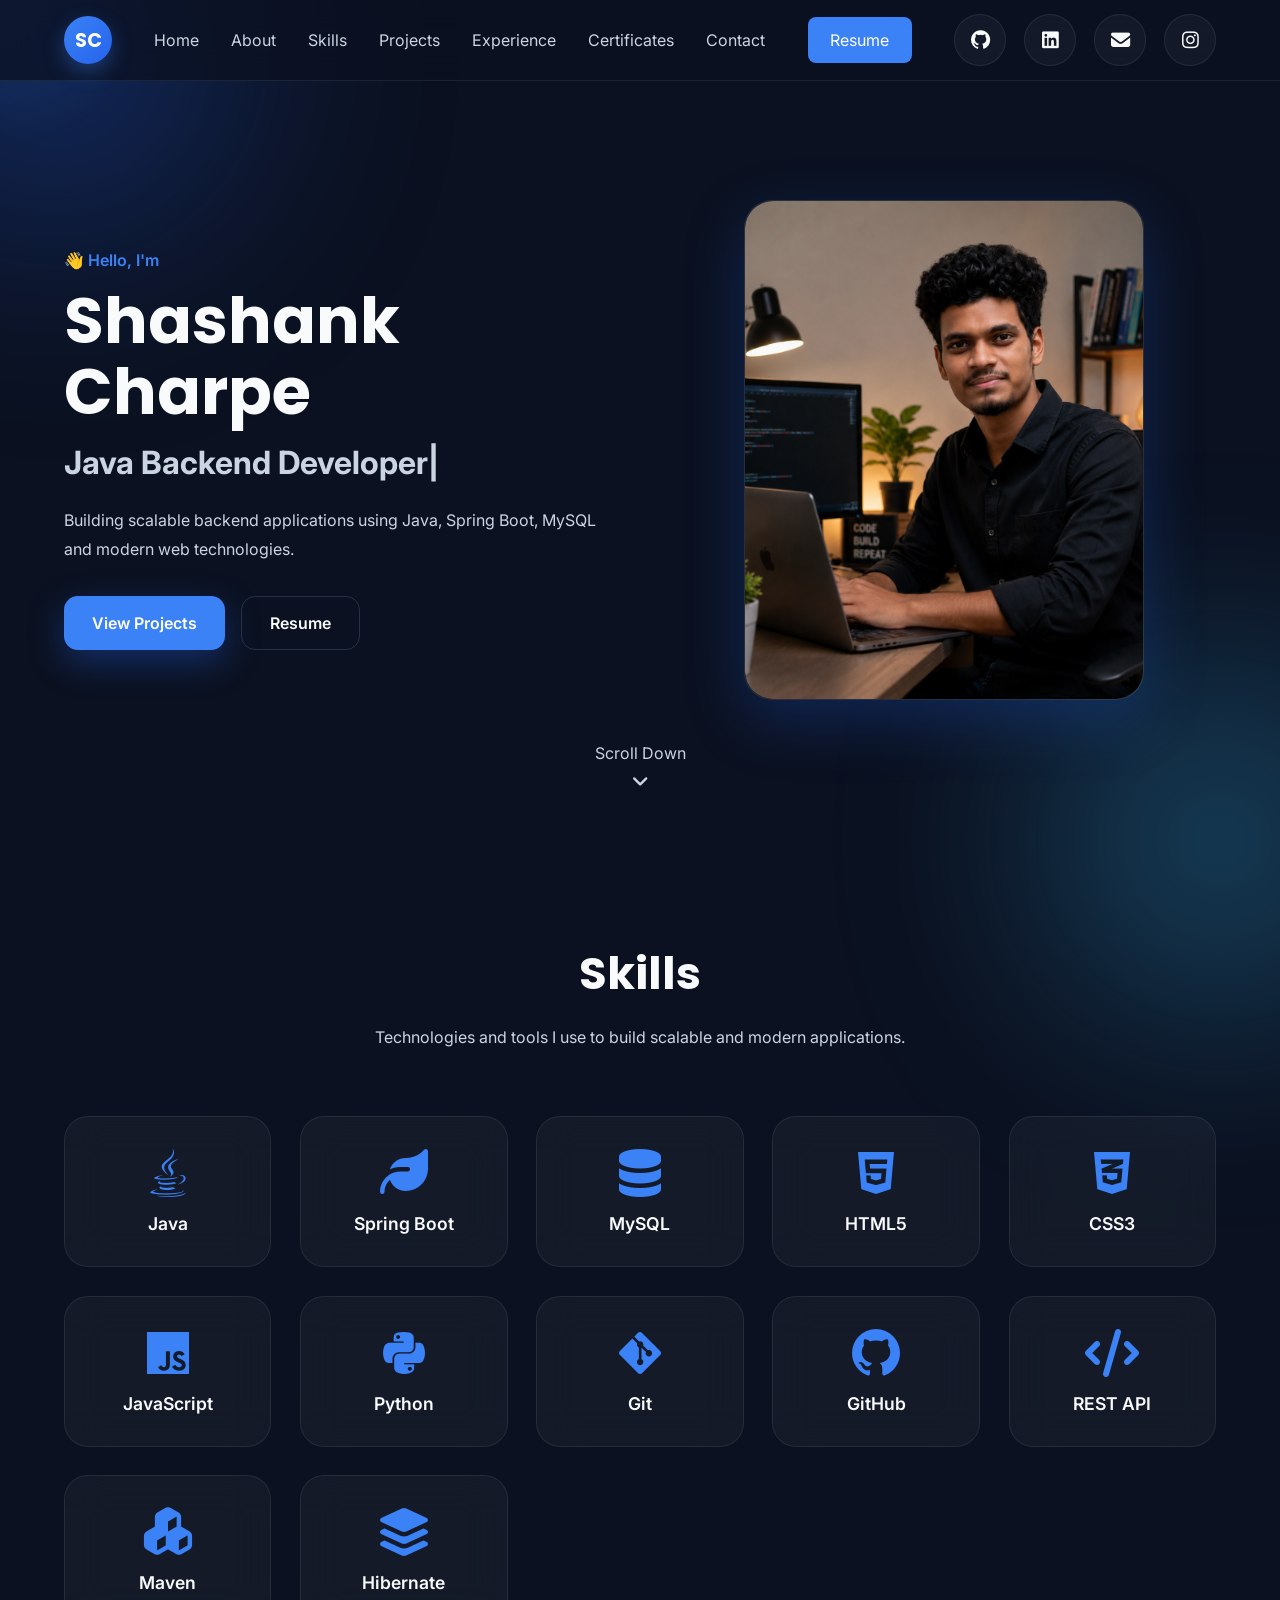
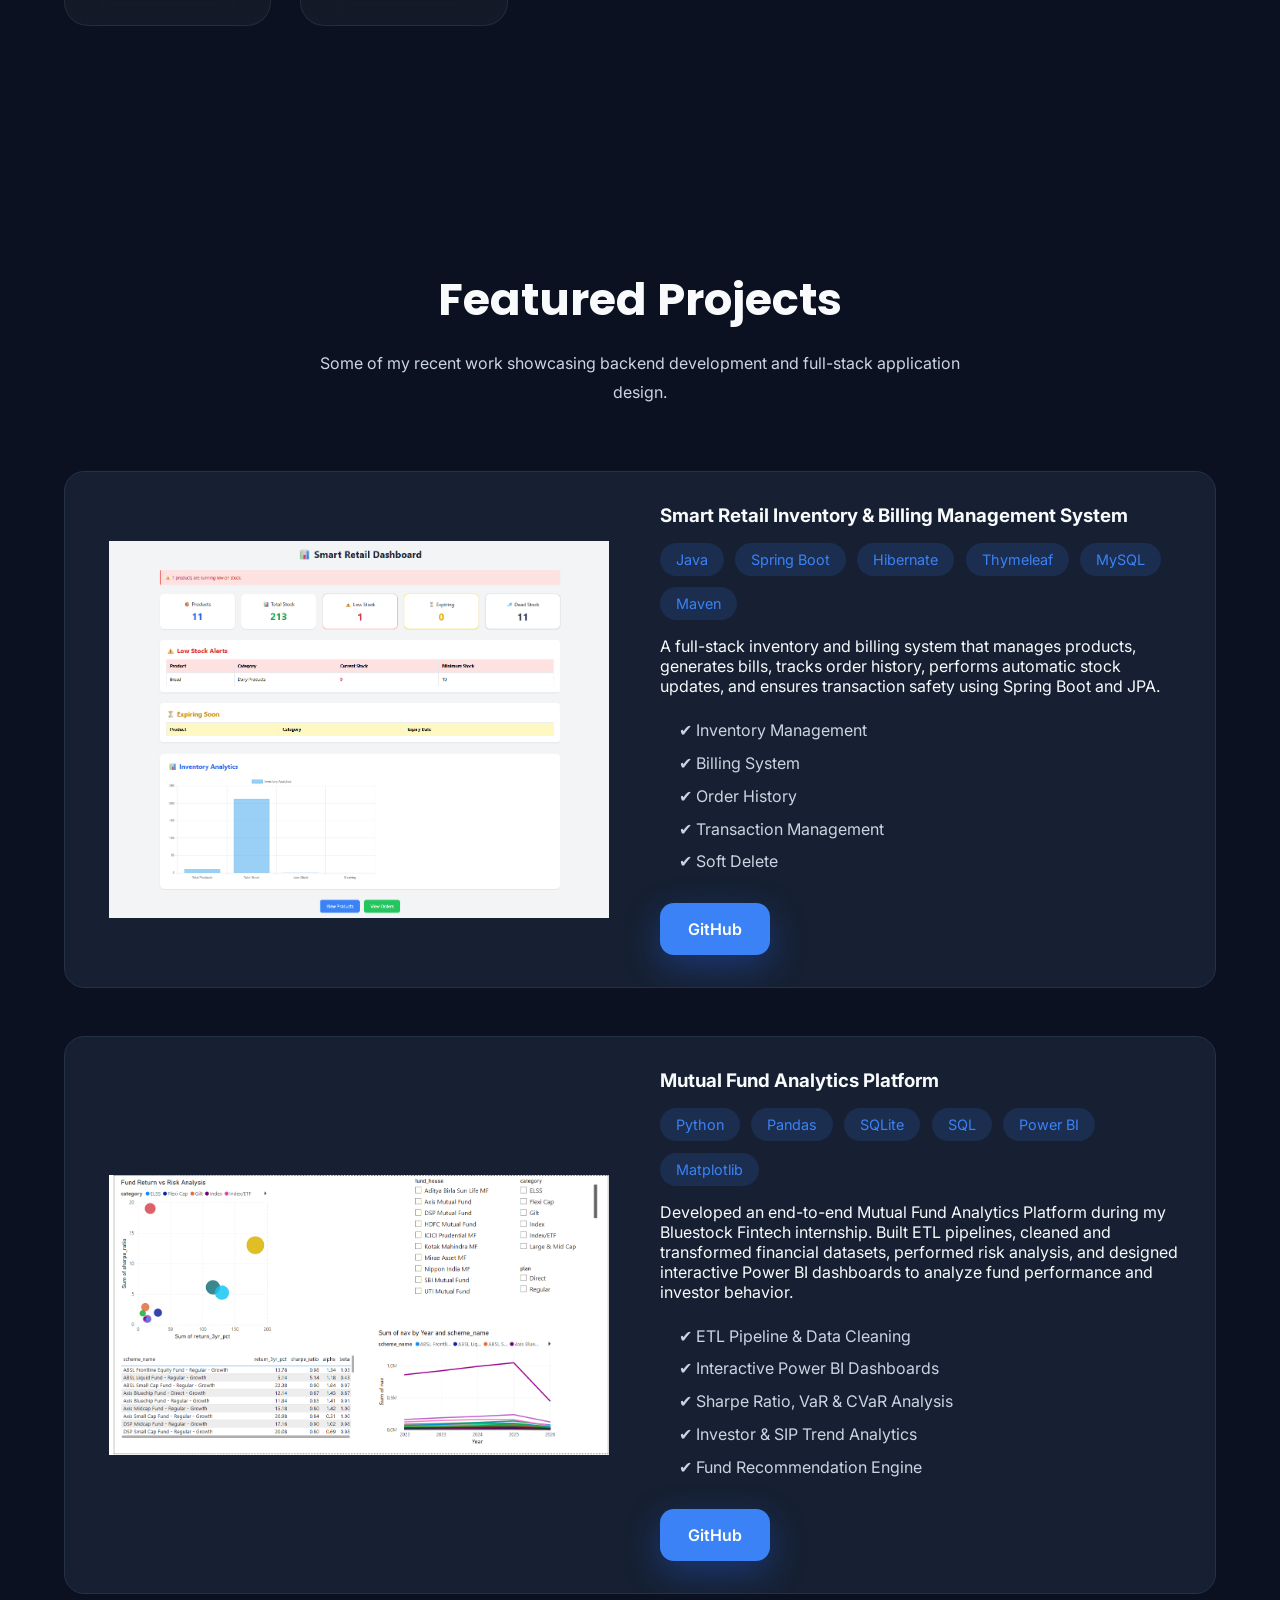
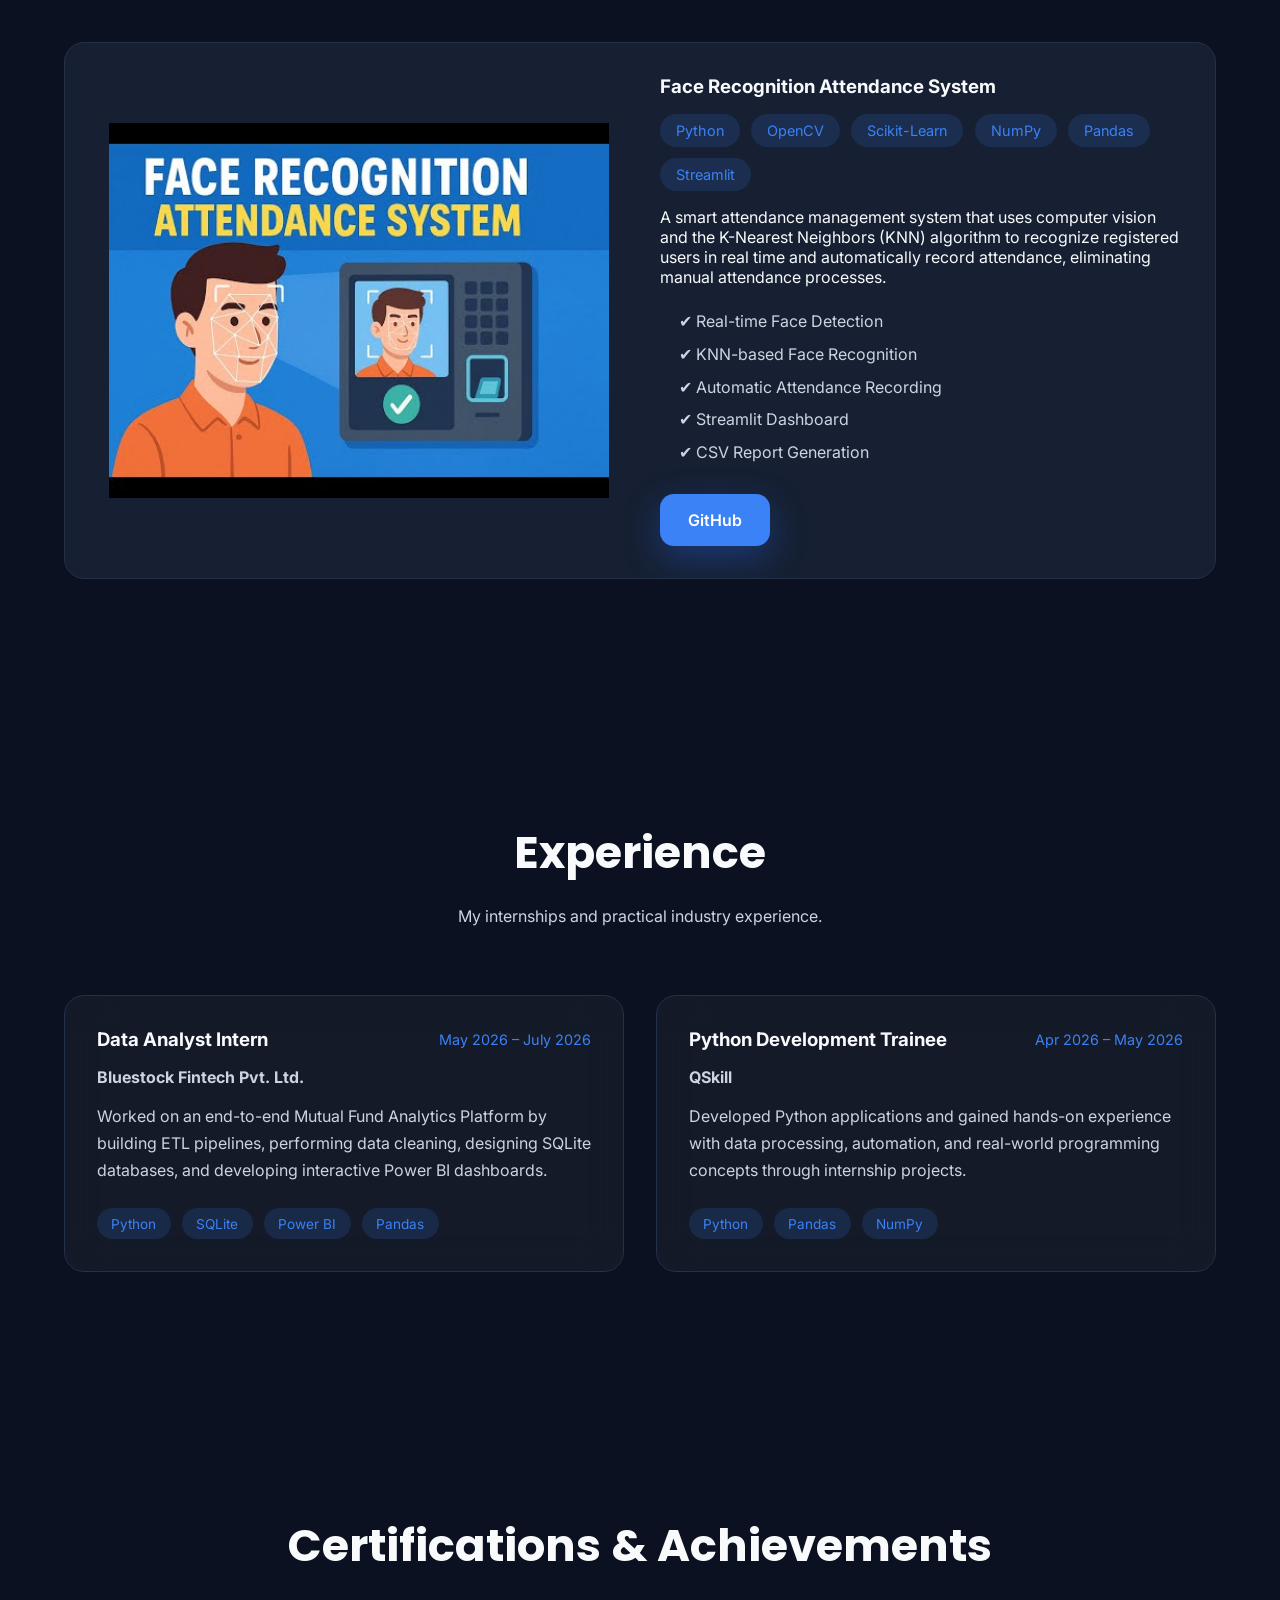
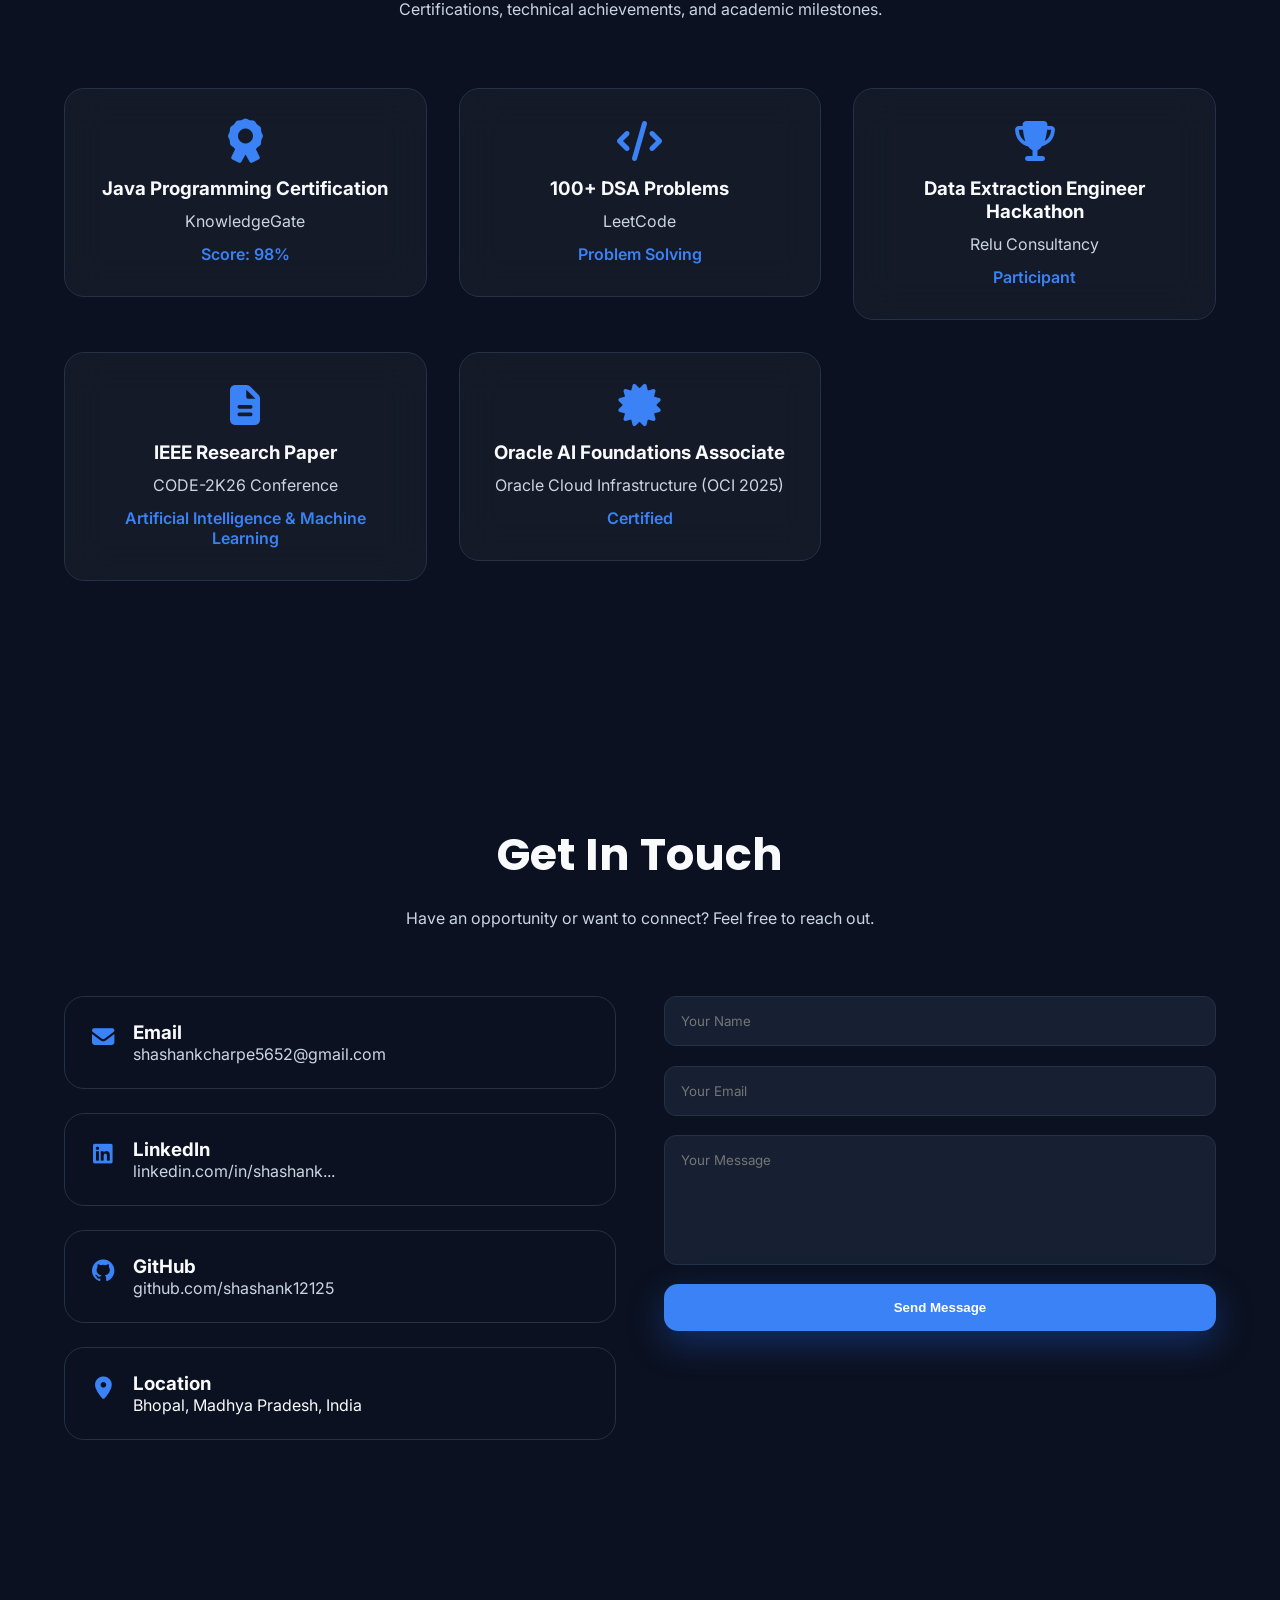
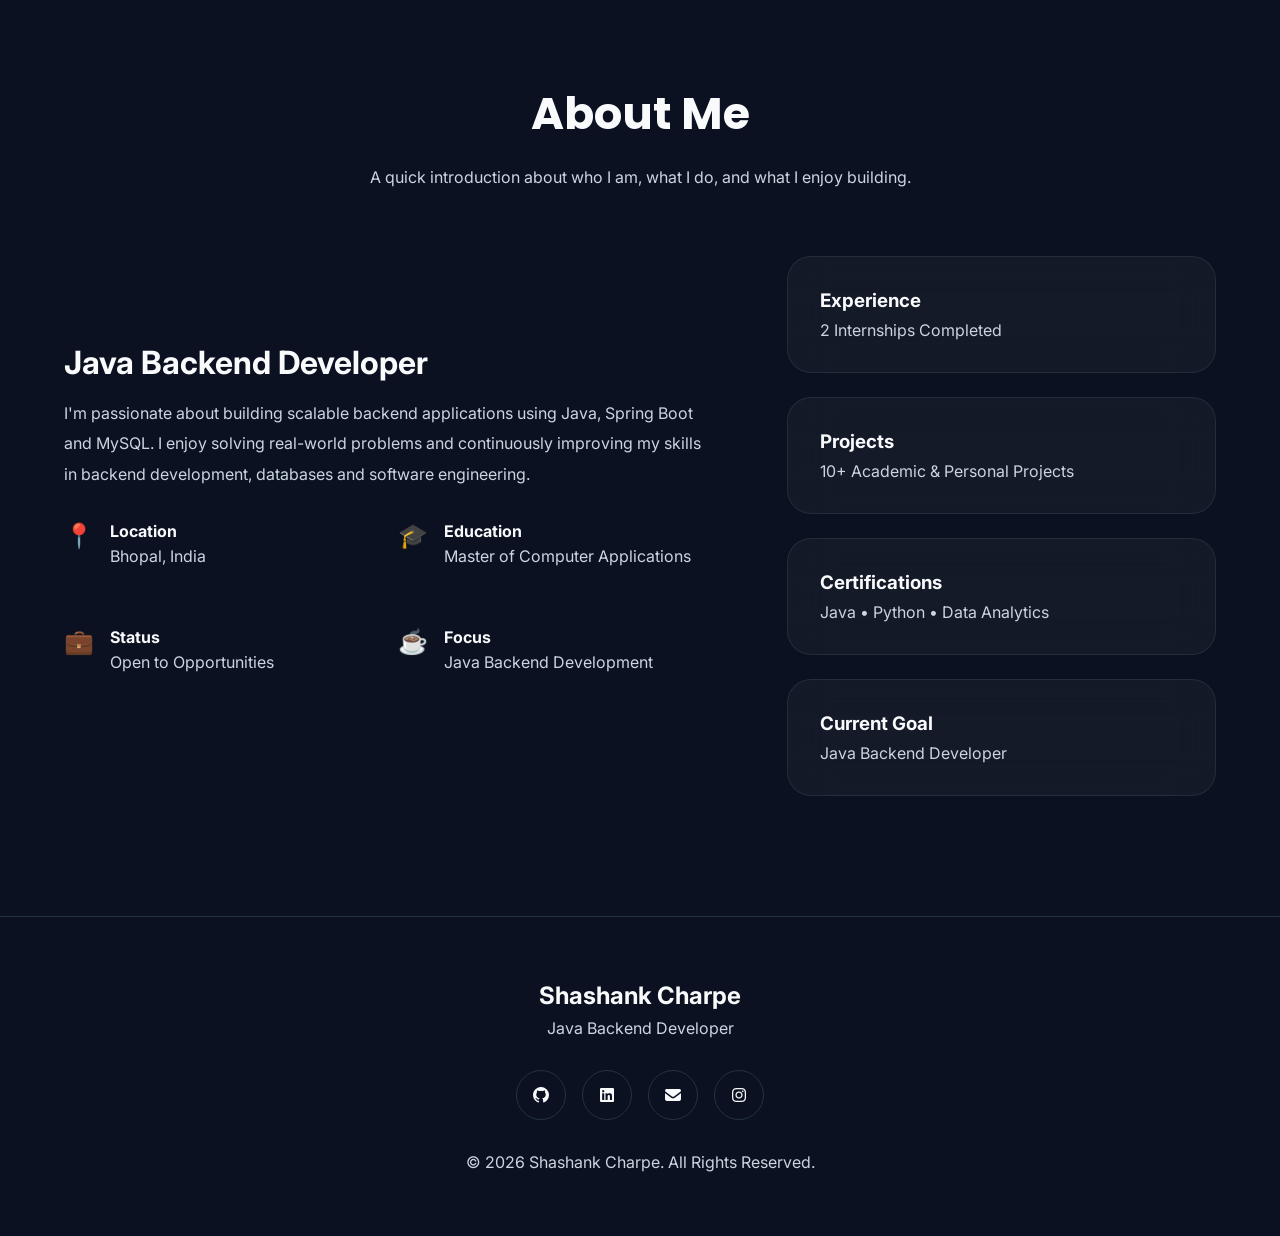
<file: index.html>
<!DOCTYPE html>
<html lang="en">
<head>
  <title>Shashank Charpe | Java Backend Developer</title>
  <meta charset="UTF-8">
  <meta name="viewport" content="width=device-width, initial-scale=1.0" />

  <meta
          name="description"
          content="Portfolio of Shashank Charpe, Java Backend Developer skilled in Java, Spring Boot, MySQL, Python, and Full Stack Development."
  />

  <meta
          name="keywords"
          content="Shashank Charpe, Java Developer, Spring Boot, Backend Developer, Full Stack Developer, Portfolio, MySQL, Python"
  />

  <meta name="author" content="Shashank Charpe" />

  <meta name="robots" content="index, follow" />

  <meta property="og:title" content="Shashank Charpe | Java Backend Developer" />

  <meta
          property="og:description"
          content="Java Backend Developer Portfolio | Spring Boot | MySQL | Full Stack"
  />

  <meta property="og:type" content="website" />

  <!-- Google Fonts -->
  <link rel="preconnect" href="https://fonts.googleapis.com">
  <link rel="preconnect" href="https://fonts.gstatic.com" crossorigin>
  <link rel="icon" href="/favicon.png" />
  <link href="https://fonts.googleapis.com/css2?family=Inter:wght@300;400;500;600;700&family=Poppins:wght@500;600;700;800&display=swap" rel="stylesheet">
  <script type="module" crossorigin src="/assets/index-VKAFJTKL.js"></script>
  <link rel="stylesheet" crossorigin href="/assets/index-CGH0dnfd.css">
</head>

<body>
<div class="cursor-glow"></div>
<div class="background-blur blur-1"></div>
<div class="background-blur blur-2"></div>

<header class="header">

  <nav class="navbar container">

    <a href="#" class="navbar__logo">
      SC
    </a>


    <div class="menu-toggle">
      <i class="fas fa-bars"></i>
    </div>


    <ul class="navbar__menu">

      <li><a href="#home" class="navbar__link">Home</a></li>

      <li><a href="#about" class="navbar__link">About</a></li>

      <li><a href="#skills" class="navbar__link">Skills</a></li>

      <li><a href="#projects" class="navbar__link">Projects</a></li>

      <li><a href="#experience" class="navbar__link">Experience</a></li>

      <li><a href="#certificates" class="navbar__link">Certificates</a></li>

      <li><a href="#contact" class="navbar__link">Contact</a></li>

    </ul>


    <a href="/resume/Shashank_Charpe_Resume.pdf"
       target="_blank"
       class="navbar__resume">

      Resume

    </a>

    <div class="navbar__social">

      <a href="https://github.com/shashank12125" class="hero__social-link">
        <i class="fab fa-github"></i>
      </a>

      <a href="https://www.linkedin.com/in/shashankcharpe12125/" class="hero__social-link">

      <i class="fab fa-linkedin"></i>
      </a>

      <a href="mailto:shashankcharpe5652@gmail.com" class="hero__social-link">
        <i class="fas fa-envelope"></i>
      </a>

      <a href="https://www.instagram.com/shashank_12125?igsh=MzU5Ymd5Y3MyNWVp" class="hero__social-link">
        <i class="fab fa-instagram"></i>
      </a>

    </div>

  </nav>

</header>

<!-- HERO -->

<section class="hero" id="home" data-aos="fade-up">

  <div class="container hero__container">

    <div class="hero__content">

            <span class="hero__subtitle">
                👋 Hello, I'm
            </span>

      <h1 class="hero__title">
        Shashank <br> Charpe
      </h1>

      <h2 class="hero__role">
        <span id="typing"></span>
      </h2>

      <p class="hero__description">
        Building scalable backend applications using Java,
        Spring Boot, MySQL and modern web technologies.
      </p>

      <div class="hero__buttons">

        <a href="#projects" class="btn btn-primary">
          View Projects
        </a>

        <a href="/resume/Shashank_Charpe_Resume.pdf"
           target="_blank"
           class="btn btn-secondary">
          Resume
        </a>

      </div>

    </div>


    <div class="hero__image">

      <div class="hero__image-box">
        <img src="/assets/profile-DBUhWqlC.png" alt="Shashank Charpe">
      </div>

    </div>

  </div>

  <div class="scroll-indicator">

    <span>Scroll Down</span>

    <i class="fas fa-angle-down"></i>

  </div>

</section>

<!-- ================= SKILLS ================= -->

<section class="skills section" id="skills" data-aos="fade-up">

  <div class="container">

    <h2 class="section-title">Skills</h2>

    <p class="section-subtitle">
      Technologies and tools I use to build scalable and modern applications.
    </p>

    <div class="skills__grid">

      <div class="card skill__card">
        <i class="fab fa-java"></i>
        <h3>Java</h3>
      </div>

      <div class="card skill__card">
        <i class="fas fa-leaf"></i>
        <h3>Spring Boot</h3>
      </div>

      <div class="card skill__card">
        <i class="fas fa-database"></i>
        <h3>MySQL</h3>
      </div>

      <div class="card skill__card">
        <i class="fab fa-html5"></i>
        <h3>HTML5</h3>
      </div>

      <div class="card skill__card">
        <i class="fab fa-css3-alt"></i>
        <h3>CSS3</h3>
      </div>

      <div class="card skill__card">
        <i class="fab fa-js"></i>
        <h3>JavaScript</h3>
      </div>

      <div class="card skill__card">
        <i class="fab fa-python"></i>
        <h3>Python</h3>
      </div>

      <div class="card skill__card">
        <i class="fab fa-git-alt"></i>
        <h3>Git</h3>
      </div>

      <div class="card skill__card">
        <i class="fab fa-github"></i>
        <h3>GitHub</h3>
      </div>

      <div class="card skill__card">
        <i class="fas fa-code"></i>
        <h3>REST API</h3>
      </div>

      <div class="card skill__card">
        <i class="fas fa-cubes"></i>
        <h3>Maven</h3>
      </div>

      <div class="card skill__card">
        <i class="fas fa-layer-group"></i>
        <h3>Hibernate</h3>
      </div>

    </div>

  </div>

</section>

<section class="projects section" id="projects">

  <div class="container">

    <h2 class="section-title">Featured Projects</h2>

    <p class="section-subtitle">
      Some of my recent work showcasing backend development and full-stack application design.
    </p>

    <div class="project-card" data-aos="fade-right">

      <div class="project-image">
        <img src="/assets/dashboard-Br6SmD-X.png"
             alt="Smart Retail Inventory System">
      </div>

      <div class="project-content">

        <h3>Smart Retail Inventory & Billing Management System</h3>

        <div class="project-tech">

          <span>Java</span>
          <span>Spring Boot</span>
          <span>Hibernate</span>
          <span>Thymeleaf</span>
          <span>MySQL</span>
          <span>Maven</span>

        </div>

        <p>
          A full-stack inventory and billing system that manages products,
          generates bills, tracks order history, performs automatic stock
          updates, and ensures transaction safety using Spring Boot and JPA.
        </p>

        <ul class="project-features">

          <li>✔ Inventory Management</li>

          <li>✔ Billing System</li>

          <li>✔ Order History</li>

          <li>✔ Transaction Management</li>

          <li>✔ Soft Delete</li>

        </ul>

        <div class="project-buttons">

          <a href="https://github.com/shashank12125/Smart-Retail-Inventory-System"
             target="_blank"
             class="btn btn-primary">

            GitHub

          </a>

        </div>

      </div>

    </div>

    <div class="project-card" data-aos="fade-left">

      <div class="project-image">
        <img src="/assets/fundperformance-DAhobVfa.png"
             alt="Mutual Fund Analytics Platform">
      </div>

      <div class="project-content">

        <h3>Mutual Fund Analytics Platform</h3>

        <div class="project-tech">

          <span>Python</span>
          <span>Pandas</span>
          <span>SQLite</span>
          <span>SQL</span>
          <span>Power BI</span>
          <span>Matplotlib</span>

        </div>

        <p>
          Developed an end-to-end Mutual Fund Analytics Platform during my Bluestock Fintech internship. Built ETL pipelines, cleaned and transformed financial datasets, performed risk analysis, and designed interactive Power BI dashboards to analyze fund performance and investor behavior.
        </p>

        <ul class="project-features">

          <li>✔ ETL Pipeline & Data Cleaning</li>

          <li>✔ Interactive Power BI Dashboards</li>

          <li>✔ Sharpe Ratio, VaR & CVaR Analysis</li>

          <li>✔ Investor & SIP Trend Analytics</li>

          <li>✔ Fund Recommendation Engine</li>

        </ul>

        <div class="project-buttons">

          <a href="https://github.com/shashank12125/bluestock-mf-capstone"
             target="_blank"
             class="btn btn-primary">

            GitHub

          </a>

        </div>

      </div>

    </div>

    <div class="project-card" data-aos="fade-right">

      <div class="project-image">
        <img src="/assets/facerecognition-BqD9-r6L.jpg"
             alt="Face Recognition Attendance System">
      </div>

      <div class="project-content">

        <h3>Face Recognition Attendance System</h3>

        <div class="project-tech">

          <span>Python</span>
          <span>OpenCV</span>
          <span>Scikit-Learn</span>
          <span>NumPy</span>
          <span>Pandas</span>
          <span>Streamlit</span>

        </div>

        <p>
          A smart attendance management system that uses computer vision and the K-Nearest Neighbors (KNN) algorithm to recognize registered users in real time and automatically record attendance, eliminating manual attendance processes.
        </p>

        <ul class="project-features">

          <li>✔ Real-time Face Detection</li>

          <li>✔ KNN-based Face Recognition</li>

          <li>✔ Automatic Attendance Recording</li>

          <li>✔ Streamlit Dashboard</li>

          <li>✔ CSV Report Generation</li>

        </ul>

        <div class="project-buttons">

          <a href="https://github.com/shashank12125/Face-Recognition-Attendance-System"
             target="_blank"
             class="btn btn-primary">

            GitHub

          </a>

        </div>

      </div>

    </div>

  </div>

</section>

<section class="experience section" id="experience" data-aos="fade-up">

  <div class="container">

    <h2 class="section-title">Experience</h2>

    <p class="section-subtitle">
      My internships and practical industry experience.
    </p>

    <div class="experience-grid">

      <!-- Bluestock -->

      <div class="card experience-card" data-aos="zoom-in">

        <div class="experience-header">

          <h3>Data Analyst Intern</h3>

          <span>May 2026 – July 2026</span>

        </div>

        <h4>Bluestock Fintech Pvt. Ltd.</h4>

        <p>
          Worked on an end-to-end Mutual Fund Analytics Platform by building ETL pipelines, performing data cleaning, designing SQLite databases, and developing interactive Power BI dashboards.
        </p>

        <div class="experience-tags">

          <span>Python</span>
          <span>SQLite</span>
          <span>Power BI</span>
          <span>Pandas</span>

        </div>

      </div>

      <!-- QSkill -->

      <div class="card experience-card" data-aos="zoom-in">

        <div class="experience-header">

          <h3>Python Development Trainee</h3>

          <span>Apr 2026 – May 2026</span>

        </div>

        <h4>QSkill</h4>

        <p>
          Developed Python applications and gained hands-on experience with data processing, automation, and real-world programming concepts through internship projects.
        </p>

        <div class="experience-tags">

          <span>Python</span>
          <span>Pandas</span>
          <span>NumPy</span>

        </div>

      </div>

    </div>

  </div>

</section>

  <section class="certifications section" id="certificates">

    <div class="container">

      <h2 class="section-title">Certifications & Achievements</h2>

      <p class="section-subtitle">
        Certifications, technical achievements, and academic milestones.
      </p>

      <div class="cert-grid">

        <!-- Java -->
        <a href="/certificates/javaprogramming.pdf"
           target="_blank"
           class="cert-link">

          <div class="card cert-card" data-aos="flip-left">

            <i class="fas fa-award"></i>

            <h3>Java Programming Certification</h3>

            <p>KnowledgeGate</p>

            <span>Score: 98%</span>

          </div>

        </a>

        <!-- LeetCode -->
        <a href="https://leetcode.com/u/Shashank12125/"
           target="_blank"
           class="cert-link">

          <div class="card cert-card">

            <i class="fas fa-code"></i>

            <h3>100+ DSA Problems</h3>

            <p>LeetCode</p>

            <span>Problem Solving</span>

          </div>

        </a>

        <!-- Hackathon -->
        <a href="/certificates/dataextractionhackathon.pdf"
           target="_blank"
           class="cert-link">

          <div class="card cert-card">

            <i class="fas fa-trophy"></i>

            <h3>Data Extraction Engineer Hackathon</h3>

            <p>Relu Consultancy</p>

            <span>Participant</span>

          </div>

        </a>

        <!-- IEEE -->
        <a href="/certificates/researchpaper.pdf"
           target="_blank"
           class="cert-link">

          <div class="card cert-card">

            <i class="fas fa-file-alt"></i>

            <h3>IEEE Research Paper</h3>

            <p>CODE-2K26 Conference</p>

            <span>Artificial Intelligence & Machine Learning</span>

          </div>

        </a>

        <!-- Oracle -->
        <a href="/certificates/oraclecertificate.pdf"
           target="_blank"
           class="cert-link">

          <div class="card cert-card">

            <i class="fas fa-certificate"></i>

            <h3>Oracle AI Foundations Associate</h3>

            <p>Oracle Cloud Infrastructure (OCI 2025)</p>

            <span>Certified</span>

          </div>

        </a>

      </div>

    </div>

  </section>

  <section class="contact section" id="contact" data-aos="fade-up">

    <div class="container" data-aos="zoom-in">

      <h2 class="section-title">Get In Touch</h2>

      <p class="section-subtitle">
        Have an opportunity or want to connect? Feel free to reach out.
      </p>

      <div class="contact-container">

        <!-- Left -->

        <div class="contact-info">

          <div class="contact-item">

            <i class="fas fa-envelope"></i>

            <div>

              <h3>Email</h3>

              <a href="mailto:shashankcharpe5652@gmail.com">
                shashankcharpe5652@gmail.com
              </a>

            </div>

          </div>

          <div class="contact-item">

            <i class="fab fa-linkedin"></i>

            <div>

              <h3>LinkedIn</h3>

              <a href="https://www.linkedin.com/in/shashankcharpe12125/" target="_blank">
                linkedin.com/in/shashank...
              </a>

            </div>

          </div>

          <div class="contact-item">

            <i class="fab fa-github"></i>

            <div>

              <h3>GitHub</h3>

              <a href="https://github.com/shashank12125"
                 target="_blank">

                github.com/shashank12125

              </a>

            </div>

          </div>

          <div class="contact-item">

            <i class="fas fa-map-marker-alt"></i>

            <div>

              <h3>Location</h3>

              <p>Bhopal, Madhya Pradesh, India</p>

            </div>

          </div>

        </div>

        <!-- Right -->

        <!-- Right -->

        <form id="contact-form" class="contact-form">

          <input
                  type="text"
                  name="name"
                  placeholder="Your Name"
                  required>

          <input
                  type="email"
                  name="email"
                  placeholder="Your Email"
                  required>

          <textarea
                  name="message"
                  rows="6"
                  placeholder="Your Message"
                  required></textarea>

          <button
                  type="submit"
                  class="btn btn-primary">

            Send Message

          </button>

        </form>

      </div>

    </div>

  </section>

<!-- ================= ABOUT ================= -->

  <section class="about section" id="about" data-aos="fade-up">

  <div class="container" data-aos="zoom-in">

    <h2 class="section-title">
      About Me
    </h2>

    <p class="section-subtitle">
      A quick introduction about who I am, what I do, and what I enjoy building.
    </p>

    <div class="about__container">

      <!-- Left -->

      <div class="about__content">

        <h3>
          Java Backend Developer
        </h3>

        <p>

          I'm passionate about building scalable backend applications
          using Java, Spring Boot and MySQL.

          I enjoy solving real-world problems and continuously improving
          my skills in backend development, databases and software engineering.

        </p>

        <div class="about__info">

          <div class="about__item">

            <span>📍</span>

            <div>

              <h4>Location</h4>

              <p>Bhopal, India</p>

            </div>

          </div>

          <div class="about__item">

            <span>🎓</span>

            <div>

              <h4>Education</h4>

              <p>Master of Computer Applications</p>

            </div>

          </div>

          <div class="about__item">

            <span>💼</span>

            <div>

              <h4>Status</h4>

              <p>Open to Opportunities</p>

            </div>

          </div>

          <div class="about__item">

            <span>☕</span>

            <div>

              <h4>Focus</h4>

              <p>Java Backend Development</p>

            </div>

          </div>

        </div>

      </div>

      <!-- Right -->

      <div class="about__cards">

        <div class="card about__card">

          <h3>Experience</h3>

          <p>2 Internships Completed</p>

        </div>

        <div class="card about__card">

          <h3>Projects</h3>

          <p>10+ Academic & Personal Projects</p>

        </div>

        <div class="card about__card">

          <h3>Certifications</h3>

          <p>Java • Python • Data Analytics</p>

        </div>

        <div class="card about__card">

          <h3>Current Goal</h3>

          <p>Java Backend Developer</p>

        </div>

      </div>

    </div>

  </div>

</section>

  <footer class="footer" data-aos="fade-up">

    <div class="container">

      <h2>Shashank Charpe</h2>

      <p>Java Backend Developer</p>

      <div class="footer-social">

        <a href="https://github.com/shashank12125" target="_blank">
          <i class="fab fa-github"></i>
        </a>

        <a href="https://www.linkedin.com/in/shashankcharpe12125/" target="_blank">
          <i class="fab fa-linkedin"></i>
        </a>

        <a href="mailto:shashankcharpe5652@gmail.com">
          <i class="fas fa-envelope"></i>
        </a>

        <a href="https://www.instagram.com/shashank_12125?igsh=MzU5Ymd5Y3MyNWVp" target="_blank">
          <i class="fab fa-instagram"></i>
        </a>

      </div>

      <p class="copyright">

        © 2026 Shashank Charpe. All Rights Reserved.

      </p>

    </div>

  </footer>


<div id="toast" class="toast">
  ✅ Message sent successfully!
</div>

</body>
</html>
</file>
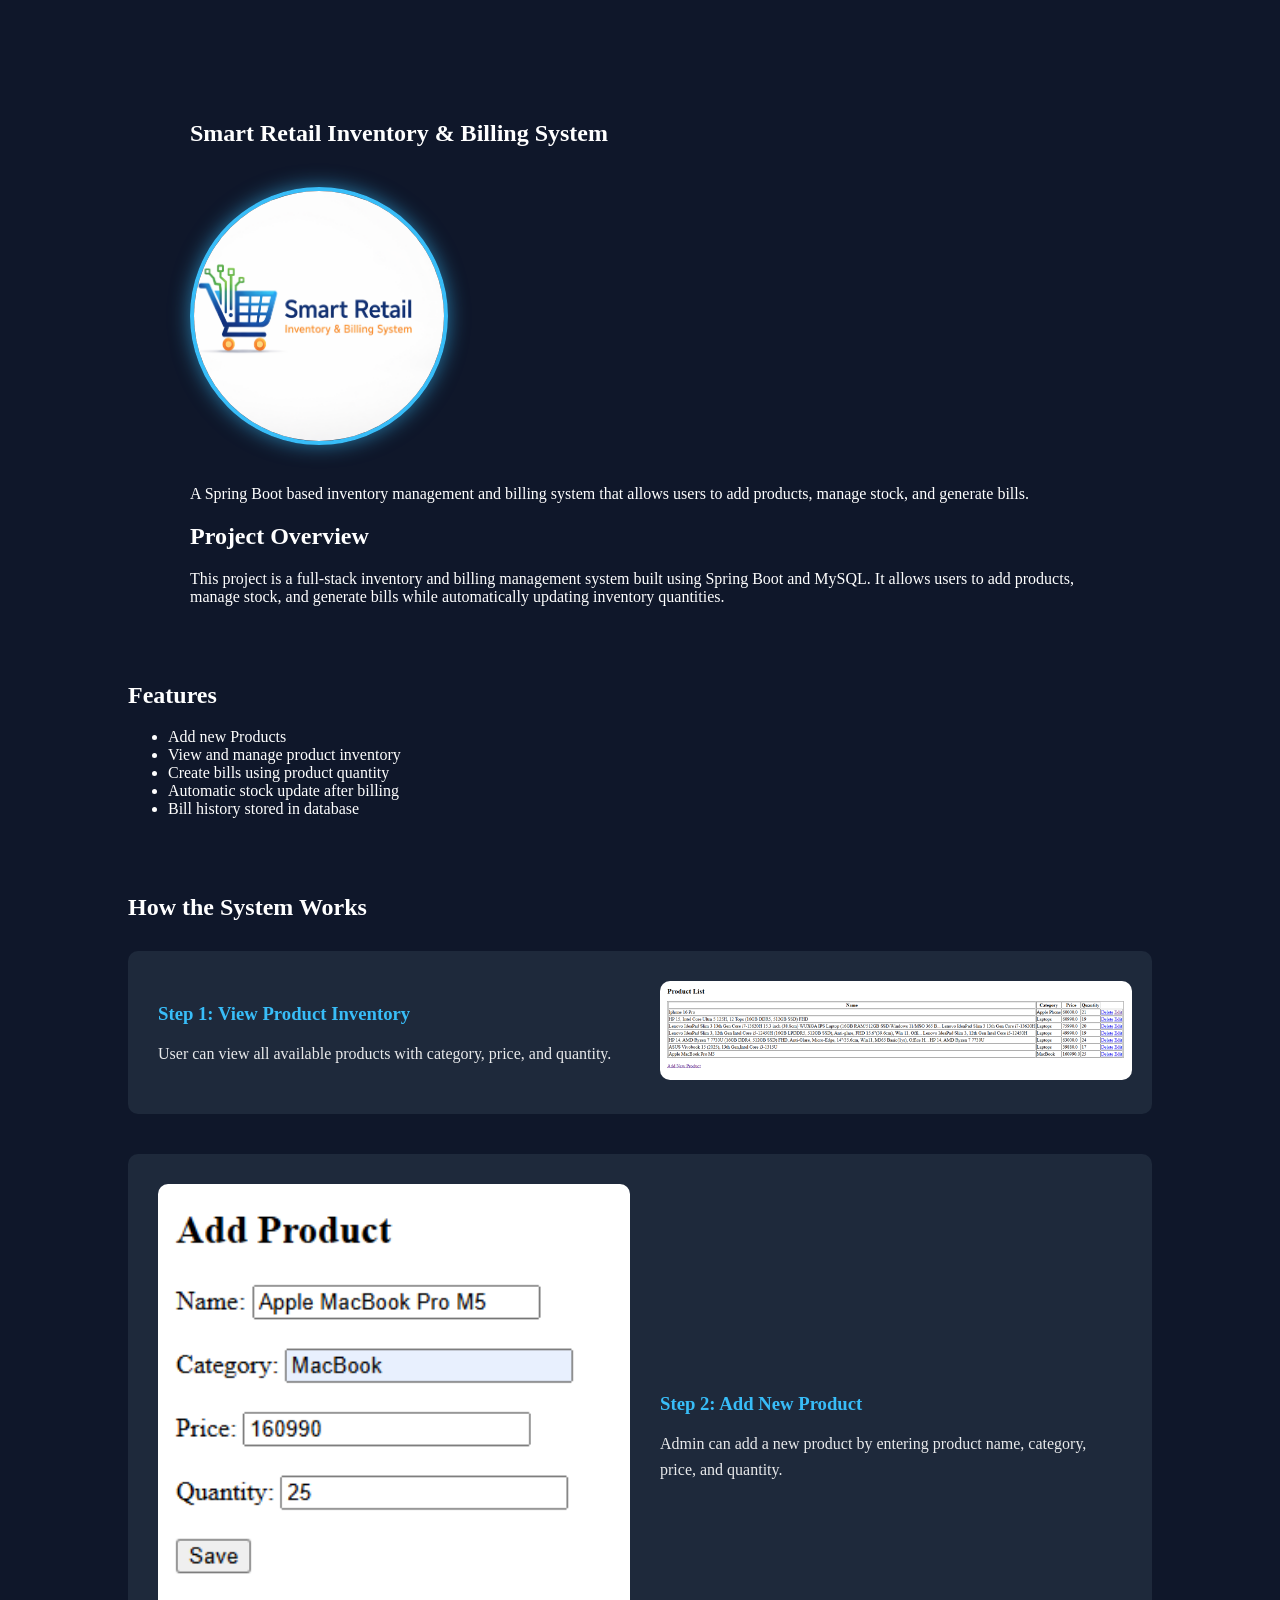
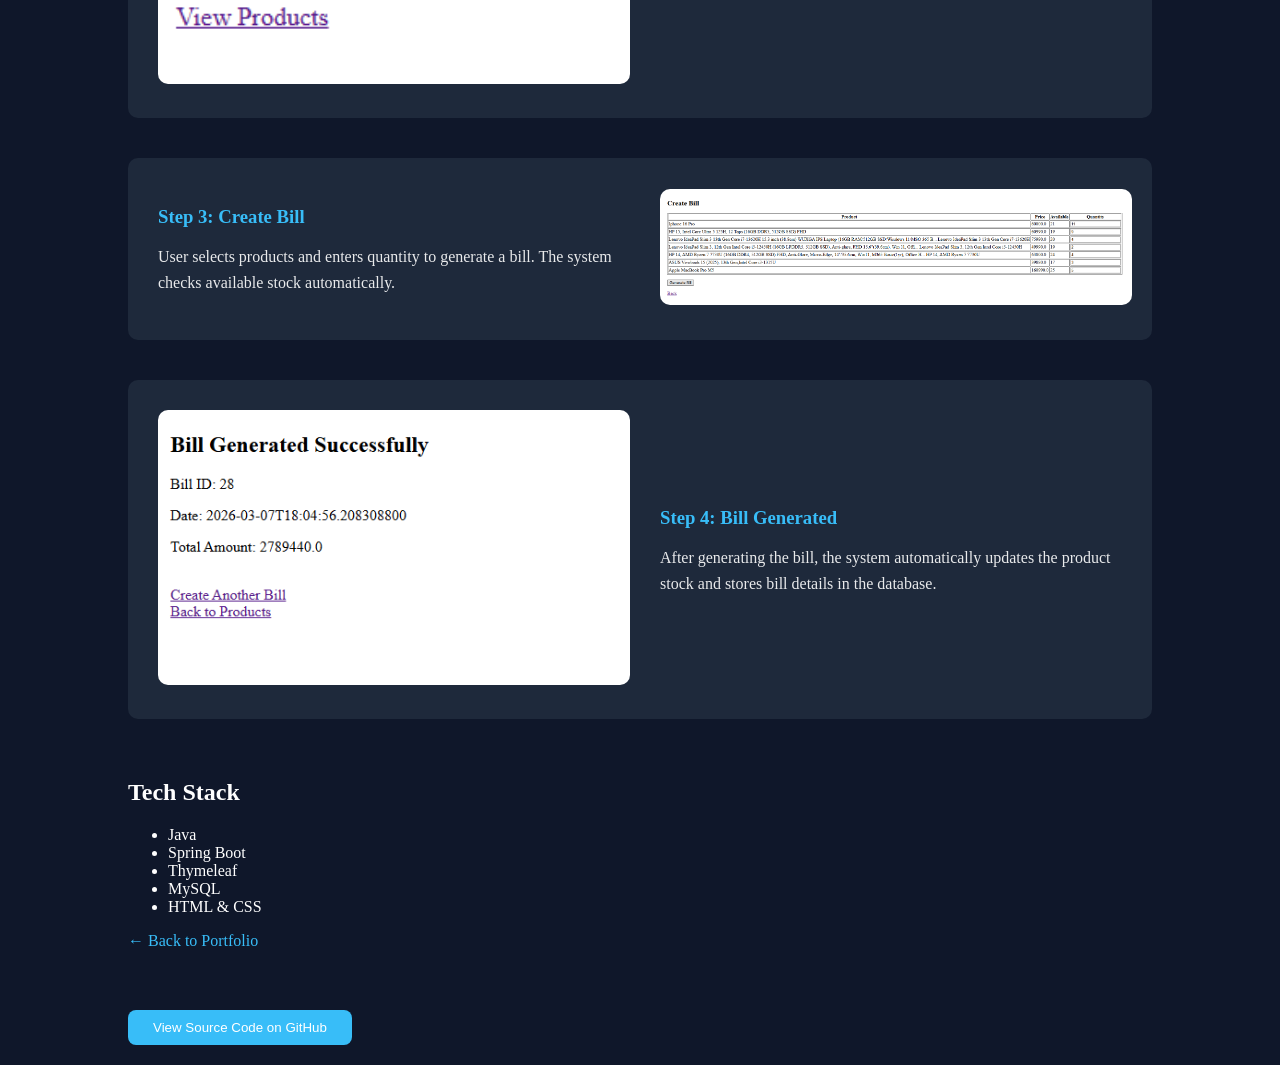
<file: inventory-project.html>
<!DOCTYPE html>
<html lang="en">

<head>
<meta charset="UTF-8">
<meta name="viewport" content="width=device-width, initial-scale=1.0">

<title>Smart Retail Inventory System</title>

<link rel="stylesheet" href="style.css">

</head>

<body>

<section class="project-detail">

    <h1>Smart Retail Inventory & Billing System</h1>

     <div class="project-image">
            <img src="images/RetailLogo.png" alt="InventoryLogo">
         </div>
         
    <p>
    A Spring Boot based inventory management and billing system
    that allows users to add products, manage stock, and generate bills.
    </p>

    <h2>Project Overview</h2>
    <p>
    This project is a full-stack inventory and billing management system built using 
    Spring Boot and MySQL. It allows users to add products, manage stock, and generate bills 
    while automatically updating inventory quantities.
    </p>

</section>

<section>
    <h2>Features</h2>
    <ul>
        <li>Add new Products</li>
        <li>View and manage product inventory</li>
        <li>Create bills using product quantity</li>
        <li>Automatic stock update after billing</li>
        <li>Bill history stored in database</li>
    </ul>
</section>

<section>

<h2>How the System Works</h2>

<div class="step-container">

<div class="step">

<div class="step-text">
<h3>Step 1: View Product Inventory</h3>

<p>
User can view all available products with category, price, and quantity.
</p>
</div>

<div class="step-image">
<img src="images/ProductListPage.png" alt="Product List">
</div>

</div>


<div class="step">

<div class="step-text">
<h3>Step 2: Add New Product</h3>

<p>
Admin can add a new product by entering product name, category, price, and quantity.
</p>
</div>

<div class="step-image">
<img src="images/AddProductPage.png" alt="Add Product">
</div>

</div>


<div class="step">

<div class="step-text">
<h3>Step 3: Create Bill</h3>

<p>
User selects products and enters quantity to generate a bill.
The system checks available stock automatically.
</p>
</div>

<div class="step-image">
<img src="images/CreateBillPage.png" alt="Create Bill">
</div>

</div>


<div class="step">

<div class="step-text">
<h3>Step 4: Bill Generated</h3>

<p>
After generating the bill, the system automatically updates the product stock
and stores bill details in the database.
</p>
</div>

<div class="step-image">
<img src="images/BillGeneratedPage.png" alt="Bill Generated">
</div>

</div>

</div>

</section>

<section>
    <h2>Tech Stack</h2>
    <ul>
        <li>Java</li>
        <li>Spring Boot</li>
        <li>Thymeleaf</li>
        <li>MySQL</li>
        <li>HTML & CSS</li>
    </ul>
    <a href="index.html" class="back-btn">← Back to Portfolio</a>
</section>

<section>
<a href="https://github.com/shashank12125/Smart-Retail-Inventory-System" target="_blank">
<button>View Source Code on GitHub</button>
</a>

</section>


</body>

</html>
</file>
<file: assets/index-CGH0dnfd.css>
:root{--primary:#3b82f6;--secondary:#38bdf8;--background:#0b1120;--surface:#111827;--card:#162032;--text:#f8fafc;--text-light:#cbd5e1;--border:#243247;--success:#22c55e;--transition:.35s ease;--heading-font:"Poppins",sans-serif;--body-font:"Inter",sans-serif;--primary-light:#60a5fa;--danger:#ef4444;--radius-sm:10px;--radius-md:16px;--radius-lg:28px;--shadow-sm:0 5px 15px #0003;--shadow-lg:0 20px 60px #00000059}*{box-sizing:border-box;margin:0;padding:0}html{scroll-behavior:smooth}body{font-family:var(--body-font);background:var(--background);color:var(--text);overflow-x:hidden}a{color:inherit;text-decoration:none}ul{list-style:none}img{max-width:100%;display:block}button{cursor:pointer;border:none;outline:none}.container{width:min(1200px,90%);margin:auto}.header{z-index:1000;-webkit-backdrop-filter:blur(15px);backdrop-filter:blur(15px);background:#0b1120bf;border-bottom:1px solid #ffffff14;width:100%;position:fixed;top:0;left:0}.navbar{justify-content:space-between;align-items:center;height:80px;display:flex}.navbar__logo{font-family:var(--heading-font);color:var(--primary);font-size:1.6rem;font-weight:700}.navbar__menu{gap:2rem;display:flex}.navbar__link{color:var(--text-light);transition:var(--transition)}.navbar__link:hover{color:var(--primary)}.navbar__resume{background:var(--primary);color:#fff;transition:var(--transition);border-radius:8px;padding:.8rem 1.4rem}.navbar__resume:hover{background:#2563eb}.hero{align-items:center;min-height:calc(100vh - 80px);padding-top:80px;display:flex}.hero__container{grid-template-columns:1fr 1fr;align-items:center;gap:4rem;display:grid}.hero__subtitle{color:var(--primary);font-weight:600}.hero__title{font-family:var(--heading-font);margin:1rem 0;font-size:4rem;line-height:1.1}.hero__role{color:var(--text-light);margin-bottom:1.5rem;font-size:2rem}.hero__description{max-width:550px;color:var(--text-light);line-height:1.8}.hero__buttons{gap:1rem;margin-top:2rem;display:flex}.btn{transition:var(--transition);border-radius:14px;justify-content:center;align-items:center;gap:.7rem;padding:16px 28px;font-weight:600;display:inline-flex}.btn:hover{transform:translateY(-4px)}.btn-primary{background:var(--primary);color:#fff;box-shadow:0 12px 35px #2563eb59}.btn-primary:hover{transform:translateY(-3px)}.btn-secondary{border:1px solid var(--border)}.btn-secondary:hover{background:var(--card)}.hero__image{justify-content:center;align-items:center;display:flex}.hero__image-box{-webkit-backdrop-filter:blur(20px);backdrop-filter:blur(20px);background:#ffffff0d;border:1px solid #ffffff14;border-radius:28px;justify-content:center;align-items:center;width:400px;height:500px;transition:all .4s;display:flex;overflow:hidden;box-shadow:0 20px 60px #2563eb40}.hero__image-box:hover{transform:translateY(-8px)}.hero__image-box img{object-fit:cover;object-position:center top;border-radius:inherit;width:100%;height:100%;display:block}.background-blur{filter:blur(120px);z-index:-1;opacity:.35;pointer-events:none;border-radius:50%;animation:10s ease-in-out infinite float;position:fixed}.blur-1{background:#2563eb;width:350px;height:350px;top:-120px;left:-120px}.blur-2{background:#38bdf8;width:320px;height:320px;bottom:-100px;right:-100px}@keyframes float{0%,to{transform:translate(-50%)}50%{transform:translate(-50%,-8px)}}.hero__content{animation:1s fadeLeft}.hero__image{animation:1s fadeRight}@keyframes fadeLeft{0%{opacity:0;transform:translate(-40px)}to{opacity:1;transform:translate(0)}}@keyframes fadeRight{0%{opacity:0;transform:translate(40px)}to{opacity:1;transform:translate(0)}}.section{padding:120px 0}.section-title{font-family:var(--heading-font);text-align:center;margin-bottom:1rem;font-size:2.8rem}.section-subtitle{text-align:center;color:var(--text-light);max-width:650px;margin:0 auto 4rem;line-height:1.8}.card{-webkit-backdrop-filter:blur(20px);backdrop-filter:blur(20px);background:#ffffff0a;border:1px solid #ffffff14;border-radius:24px;transition:all .4s}.card:hover{transform:translateY(-8px)}.navbar__social{gap:18px;margin-top:0;display:flex}.hero__social-link{width:52px;height:52px;color:var(--text);background:#ffffff0a;border:1px solid #ffffff14;border-radius:50%;justify-content:center;align-items:center;font-size:1.2rem;transition:all .35s;display:flex}.hero__social-link:hover{background:var(--primary);transform:translateY(-6px);box-shadow:0 15px 35px #2563eb59}.scroll-indicator{color:var(--text-light);flex-direction:column;align-items:center;gap:.5rem;animation:2s ease-in-out infinite float;display:flex;position:absolute;bottom:30px;left:50%;transform:translate(-50%)}.scroll-indicator i{font-size:1.2rem;animation:1.5s infinite bounce}@keyframes bounce{0%,20%,50%,80%,to{transform:translateY(0)}40%{transform:translateY(8px)}60%{transform:translateY(4px)}}.about__container{grid-template-columns:1.2fr .8fr;align-items:center;gap:5rem;display:grid}.about__content h3{margin-bottom:1rem;font-size:2rem}.about__content p{color:var(--text-light);margin-bottom:2rem;line-height:1.9}.about__info{grid-template-columns:1fr 1fr;gap:1.5rem;display:grid}.about__item{align-items:flex-start;gap:1rem;display:flex}.about__item span{font-size:1.5rem}.about__cards{gap:1.5rem;display:grid}.about__card{padding:2rem}.about__card h3{margin-bottom:.5rem}.about__card p{color:var(--text-light)}.skills__grid{grid-template-columns:repeat(auto-fit,minmax(180px,1fr));gap:1.8rem;display:grid}.skill__card{text-align:center;padding:2rem;transition:all .35s}.skill__card i{color:var(--primary);margin-bottom:1rem;font-size:3rem}.skill__card h3{font-size:1.1rem;font-weight:600}.skill__card:hover{border-color:var(--primary);transform:translateY(-10px);box-shadow:0 15px 40px #2563eb40}.project-card{background:var(--card);border-radius:20px;grid-template-columns:1fr 1fr;align-items:center;gap:3rem;margin-top:3rem;padding:2rem;display:grid}.project-image{justify-content:center;align-items:center;display:flex}.project-image img{object-fit:cover;width:100%;max-width:500px;height:auto}.project-tech{flex-wrap:wrap;gap:.7rem;margin:1rem 0;display:flex}.project-tech span{color:var(--primary);background:#3b82f626;border-radius:30px;padding:.5rem 1rem;font-size:.9rem}.project-features{margin:1.5rem 0;padding-left:1.2rem}.project-features li{color:var(--text-light);margin-bottom:.8rem}.project-buttons{margin-top:2rem}.project-card{background:var(--card);border:1px solid var(--border);border-radius:20px;grid-template-columns:1fr 1fr;align-items:center;gap:2.5rem;transition:transform .35s,border-color .35s,box-shadow .35s;display:grid;overflow:hidden}.project-card:hover{border-color:var(--primary);transform:translateY(-8px);box-shadow:0 15px 35px #3b82f62e}.experience-grid{grid-template-columns:repeat(auto-fit,minmax(320px,1fr));gap:2rem;display:grid}.experience-card{border:1px solid var(--border);border-radius:20px;padding:2rem;transition:all .3s}.experience-card:hover{border-color:var(--primary);transform:translateY(-8px)}.experience-header{justify-content:space-between;align-items:center;margin-bottom:1rem;display:flex}.experience-header span{color:var(--primary);font-size:.9rem}.experience-card h4{color:var(--text-light);margin-bottom:1rem}.experience-card p{color:var(--text-light);margin-bottom:1.5rem;line-height:1.7}.experience-tags{flex-wrap:wrap;gap:.7rem;display:flex}.experience-tags span{color:var(--primary);background:#3b82f626;border-radius:30px;padding:.45rem .9rem;font-size:.85rem}.cert-grid{grid-template-columns:repeat(auto-fit,minmax(280px,1fr));gap:2rem;display:grid}.cert-card{text-align:center;border:1px solid var(--border);border-radius:20px;padding:2rem;transition:all .3s}.cert-card:hover{border-color:var(--primary);transform:translateY(-8px);box-shadow:0 15px 35px #3b82f626}.cert-card i{color:var(--primary);margin-bottom:1rem;font-size:2.5rem}.cert-card h3{margin-bottom:.7rem}.cert-card p{color:var(--text-light);margin-bottom:.8rem}.cert-card span{color:var(--primary);font-weight:600}.cert-link{color:inherit;text-decoration:none;display:block}.cert-card{cursor:pointer}.contact-container{grid-template-columns:1fr 1fr;gap:3rem;display:grid}.contact-info{flex-direction:column;gap:1.5rem;display:flex}.contact-item{border:1px solid var(--border);border-radius:20px;gap:1rem;padding:1.5rem;display:flex}.contact-item i{color:var(--primary);margin-top:.3rem;font-size:1.4rem}.contact-item a{color:var(--text-light)}.contact-form{flex-direction:column;gap:1.2rem;display:flex}.contact-form input,.contact-form textarea{border:1px solid var(--border);background:var(--card);color:var(--text);border-radius:12px;padding:1rem;font-family:inherit}.contact-form textarea{resize:none}.footer{text-align:center;border-top:1px solid var(--border);padding:4rem 0}.footer h2{margin-bottom:.5rem}.footer p{color:var(--text-light)}.footer-social{justify-content:center;gap:1rem;margin:2rem 0;display:flex}.footer-social a{border:1px solid var(--border);border-radius:50%;justify-content:center;align-items:center;width:50px;height:50px;transition:all .3s;display:flex}.footer-social a:hover{background:var(--primary);color:#fff;border-color:var(--primary)}.menu-toggle{color:var(--text);cursor:pointer;z-index:1000;font-size:1.5rem;display:none}html,body{width:100%;overflow-x:hidden}*{box-sizing:border-box}.navbar__logo{color:#fff;background:linear-gradient(135deg,#3b82f6,#2563eb);border-radius:50%;justify-content:center;align-items:center;width:48px;height:48px;font-size:1.2rem;font-weight:700;text-decoration:none;transition:all .3s;display:flex;box-shadow:0 8px 20px #3b82f659}.navbar__logo:hover{transform:scale(1.08);box-shadow:0 12px 25px #3b82f680}.cursor-glow{pointer-events:none;z-index:0;background:radial-gradient(circle,#3b82f626,#0000 70%);border-radius:50%;width:300px;height:300px;transition:transform 80ms linear;position:fixed;transform:translate(-50%,-50%)}.toast{color:#fff;z-index:9999;background:#22c55e;border-radius:10px;padding:15px 22px;font-weight:600;transition:all .4s;position:fixed;top:30px;right:30px;transform:translate(150%);box-shadow:0 10px 30px #0000004d}.toast.show{transform:translate(0)}@media (width<=1200px){.container{width:90%}}@media (width<=992px){.hero__container,.project-card,.contact-container{text-align:center;grid-template-columns:1fr}.project-card{gap:2rem}.hero__buttons,.project-tech,.experience-tags{justify-content:center}.hero__description{margin:auto}.navbar{flex-wrap:nowrap;height:80px;position:relative}.menu-toggle{cursor:pointer;color:var(--text);z-index:1001;font-size:1.8rem;display:block}.navbar__menu{background:var(--card);border-top:1px solid var(--border);z-index:1000;flex-direction:column;align-items:center;gap:1.5rem;width:100%;padding:2rem 0;display:none;position:absolute;top:80px;left:0;right:0}.navbar__menu.active{display:flex}.navbar__resume,.navbar__social{display:none}.about__container{grid-template-columns:1fr;gap:3rem}.about__cards{grid-template-columns:repeat(2,1fr)}.project-card{text-align:center;grid-template-columns:1fr}.project-image{order:1}.project-content{order:2}.project-image img{width:100%;max-width:420px;height:auto}.experience-header{flex-direction:column;align-items:flex-start;gap:.5rem}.contact-item{text-align:center;flex-direction:column}.contact-item a,.contact-item p{word-break:break-word}.footer-social{flex-wrap:wrap}}@media (width<=768px){.container{width:92%;margin:0 auto}.hero{min-height:auto;padding:120px 0 60px}.hero__container{text-align:center;grid-template-columns:1fr;gap:3rem;display:grid}.hero__content{flex-direction:column;align-items:center;display:flex}.hero__description{max-width:100%;margin:0 auto}.hero__buttons{flex-direction:column;align-items:center;width:100%}.hero__buttons .btn{width:100%}.hero__image{justify-content:center;display:flex}.scroll-indicator{display:none}.section-title{font-size:2.3rem}.hero__title{font-size:2.8rem}.hero__role{font-size:1.4rem}.skills__grid{grid-template-columns:repeat(2,1fr)}.experience-grid,.cert-grid,.contact-container,.about__cards{grid-template-columns:1fr}.project-tech{justify-content:center}.project-features{text-align:left}.experience-card{padding:1.5rem}.hero__image-box{width:260px;height:330px}.project-image img{max-width:100%}}@media (width<=576px){.skills__grid{grid-template-columns:1fr}.project-image img{max-width:100%;height:auto}.hero__buttons{flex-direction:column}.btn{width:100%}.hero__image{margin-top:2rem}.hero__title{font-size:2rem}.hero__role{font-size:1.2rem}.project-tech span,.experience-tags span{font-size:.8rem}.navbar__logo{width:42px;height:42px}.section{padding:80px 0}}.fa,.fa-brands,.fa-classic,.fa-regular,.fa-solid,.fab,.far,.fas{--_fa-family:var(--fa-family,var(--fa-style-family,"Font Awesome 7 Free"));-webkit-font-smoothing:antialiased;-moz-osx-font-smoothing:grayscale;display:var(--fa-display,inline-block);font-family:var(--_fa-family);font-feature-settings:normal;font-synthesis:none;font-variant:normal;font-style:normal;font-weight:var(--fa-style,900);text-align:center;text-rendering:auto;width:var(--fa-width,1.25em);line-height:1}:is(.fas,.far,.fab,.fa-solid,.fa-regular,.fa-brands,.fa-classic,.fa):before{content:var(--fa)/""}@supports not (content:""/""){:is(.fas,.far,.fab,.fa-solid,.fa-regular,.fa-brands,.fa-classic,.fa):before{content:var(--fa)}}.fa-1x{font-size:1em}.fa-2x{font-size:2em}.fa-3x{font-size:3em}.fa-4x{font-size:4em}.fa-5x{font-size:5em}.fa-6x{font-size:6em}.fa-7x{font-size:7em}.fa-8x{font-size:8em}.fa-9x{font-size:9em}.fa-10x{font-size:10em}.fa-2xs{vertical-align:.225em;font-size:.625em;line-height:.1em}.fa-xs{vertical-align:.125em;font-size:.75em;line-height:.08333em}.fa-sm{vertical-align:.05357em;font-size:.875em;line-height:.07143em}.fa-lg{vertical-align:-.075em;font-size:1.25em;line-height:.05em}.fa-xl{vertical-align:-.125em;font-size:1.5em;line-height:.04167em}.fa-2xl{vertical-align:-.1875em;font-size:2em;line-height:.03125em}.fa-width-auto{--fa-width:auto}.fa-fw,.fa-width-fixed{--fa-width:1.25em}.fa-canvas-square{margin-block-end:-.125em;padding-block:.125em}.fa-canvas-roomy{box-sizing:content-box;margin-block-end:-.25em;padding-block:.25em;padding-inline:.125em}.fa-ul{margin-inline-start:var(--fa-li-margin,2.5em);padding-inline-start:0;list-style-type:none}.fa-ul>li{position:relative}.fa-li{text-align:center;width:var(--fa-li-width,2em);line-height:inherit;position:absolute;inset-inline-start:calc(var(--fa-li-width,2em)*-1)}.fa-border{border-radius:var(--fa-border-radius,.1em);border:var(--fa-border-width,.0625em) var(--fa-border-style,solid) var(--fa-border-color,#eee);box-sizing:var(--fa-border-box-sizing,content-box);padding:var(--fa-border-padding,.1875em .25em)}.fa-pull-left,.fa-pull-start{float:inline-start;margin-inline-end:var(--fa-pull-margin,.3em)}.fa-pull-end,.fa-pull-right{float:inline-end;margin-inline-start:var(--fa-pull-margin,.3em)}.fa-beat{animation-name:fa-beat;animation-delay:var(--fa-animation-delay,0s);animation-direction:var(--fa-animation-direction,normal);animation-duration:var(--fa-animation-duration,1s);animation-iteration-count:var(--fa-animation-iteration-count,infinite);animation-timing-function:var(--fa-animation-timing,ease-in-out)}.fa-bounce{animation-name:fa-bounce;animation-delay:var(--fa-animation-delay,0s);animation-direction:var(--fa-animation-direction,normal);animation-duration:var(--fa-animation-duration,1s);animation-iteration-count:var(--fa-animation-iteration-count,infinite);animation-timing-function:var(--fa-animation-timing,cubic-bezier(.28,.84,.42,1))}.fa-fade{animation-name:fa-fade;animation-iteration-count:var(--fa-animation-iteration-count,infinite);animation-timing-function:var(--fa-animation-timing,ease-in-out)}.fa-beat-fade,.fa-fade{animation-delay:var(--fa-animation-delay,0s);animation-direction:var(--fa-animation-direction,normal);animation-duration:var(--fa-animation-duration,1s)}.fa-beat-fade{animation-name:fa-beat-fade;animation-iteration-count:var(--fa-animation-iteration-count,infinite);animation-timing-function:var(--fa-animation-timing,ease-in-out)}.fa-flip{animation-name:fa-flip;animation-duration:var(--fa-animation-duration,1.5s);animation-iteration-count:var(--fa-animation-iteration-count,infinite);animation-timing-function:var(--fa-animation-timing,ease-in-out)}.fa-flip,.fa-flip-360{animation-delay:var(--fa-animation-delay,0s);animation-direction:var(--fa-animation-direction,normal)}.fa-flip-360{animation-name:fa-flip-360;animation-duration:var(--fa-animation-duration,1s);animation-iteration-count:var(--fa-animation-iteration-count,infinite);animation-timing-function:var(--fa-animation-timing,ease-in-out)}.fa-shake{animation-name:fa-shake;animation-delay:var(--fa-animation-delay,0s);animation-direction:var(--fa-animation-direction,normal);animation-duration:var(--fa-animation-duration,.75s);animation-iteration-count:var(--fa-animation-iteration-count,infinite);animation-timing-function:var(--fa-animation-timing,ease-in-out)}.fa-spin{animation-name:fa-spin;animation-delay:var(--fa-animation-delay,0s);animation-direction:var(--fa-animation-direction,normal);animation-duration:var(--fa-animation-duration,2s);animation-iteration-count:var(--fa-animation-iteration-count,infinite);animation-timing-function:var(--fa-animation-timing,linear)}.fa-spin-reverse{--fa-animation-direction:reverse}.fa-pulse,.fa-spin-pulse{animation-name:fa-spin;animation-direction:var(--fa-animation-direction,normal);animation-duration:var(--fa-animation-duration,1s);animation-iteration-count:var(--fa-animation-iteration-count,infinite);animation-timing-function:var(--fa-animation-timing,steps(8))}.fa-spin-snap{animation-name:fa-spin-snap;animation-duration:var(--fa-animation-duration,3s);animation-iteration-count:var(--fa-animation-iteration-count,infinite);animation-timing-function:var(--fa-animation-timing,linear)}.fa-spin-snap,.fa-spin-snap-4{animation-delay:var(--fa-animation-delay,0s);animation-direction:var(--fa-animation-direction,normal)}.fa-spin-snap-4{animation-name:fa-spin-snap-4;animation-duration:var(--fa-animation-duration,2.4s);animation-iteration-count:var(--fa-animation-iteration-count,infinite);animation-timing-function:var(--fa-animation-timing,linear)}.fa-spin-snap-8{animation-name:fa-spin-snap-8;animation-duration:var(--fa-animation-duration,4s);animation-iteration-count:var(--fa-animation-iteration-count,infinite);animation-timing-function:var(--fa-animation-timing,linear)}.fa-buzz,.fa-spin-snap-8{animation-delay:var(--fa-animation-delay,0s);animation-direction:var(--fa-animation-direction,normal)}.fa-buzz{animation-name:fa-buzz;animation-duration:var(--fa-animation-duration,.6s);animation-iteration-count:var(--fa-animation-iteration-count,infinite);animation-timing-function:var(--fa-animation-timing,linear)}.fa-wag{animation-name:fa-wag;animation-delay:var(--fa-animation-delay,0s);animation-direction:var(--fa-animation-direction,normal);animation-duration:var(--fa-animation-duration,.9s);animation-iteration-count:var(--fa-animation-iteration-count,infinite);animation-timing-function:var(--fa-animation-timing,ease-out);transform-origin:bottom}.fa-float{animation-name:fa-float;animation-delay:var(--fa-animation-delay,0s);animation-direction:var(--fa-animation-direction,normal);animation-duration:var(--fa-animation-duration,3s);animation-iteration-count:var(--fa-animation-iteration-count,infinite);animation-timing-function:var(--fa-animation-timing,ease-in-out);will-change:transform}.fa-swing{animation-name:fa-swing;animation-duration:var(--fa-animation-duration,1.2s);animation-iteration-count:var(--fa-animation-iteration-count,infinite);animation-timing-function:var(--fa-animation-timing,ease-out);transform-origin:top}.fa-jello,.fa-swing{animation-delay:var(--fa-animation-delay,0s);animation-direction:var(--fa-animation-direction,normal)}.fa-jello{animation-name:fa-jello;animation-duration:var(--fa-animation-duration,.9s);animation-iteration-count:var(--fa-animation-iteration-count,infinite);animation-timing-function:var(--fa-animation-timing,ease-out)}@media (prefers-reduced-motion:reduce){.fa-beat,.fa-beat-fade,.fa-bounce,.fa-buzz,.fa-fade,.fa-flip,.fa-flip-360,.fa-float,.fa-jello,.fa-pulse,.fa-shake,.fa-spin,.fa-spin-pulse,.fa-spin-snap,.fa-spin-snap-4,.fa-spin-snap-8,.fa-swing,.fa-wag{transition:none!important;animation:none!important}}@keyframes fa-beat{0%{transform:scale(1)}25%{transform:scale(calc(var(--fa-beat-scale,1.25)*1.25))}45%{transform:scale(calc(var(--fa-beat-scale,1.22)*1.22))}65%{transform:scale(calc(var(--fa-beat-scale,1.25)*1.25))}90%{transform:scale(1)}}@keyframes fa-bounce{0%{animation-timing-function:var(--fa-animation-timing);transform:scale(1)translateY(0)}14%{transform:scale(var(--fa-bounce-start-scale-x,1.06),var(--fa-bounce-start-scale-y,.94)) translateY(var(--fa-bounce-anticipation,3px));animation-timing-function:cubic-bezier(.33,0,.66,.33)}32%{transform:scale(var(--fa-bounce-jump-scale-x,.94),var(--fa-bounce-jump-scale-y,1.12)) translateY(calc(var(--fa-bounce-height,.5em)*-1));animation-timing-function:cubic-bezier(.33,.66,.66,1)}52%{transform:scale(1) translateY(calc(var(--fa-bounce-height,.5em)*-1*1.1));animation-timing-function:cubic-bezier(.5,0,1,.5)}70%{transform:scale(var(--fa-bounce-land-scale-x,1.06),var(--fa-bounce-land-scale-y,.92)) translateY(0);animation-timing-function:cubic-bezier(.33,.33,.66,1)}85%{transform:scale(.98,1.04) translateY(calc(-2px*var(--fa-bounce-rebound,1)));animation-timing-function:cubic-bezier(.33,0,.66,1)}to{transform:scale(1)translateY(0)}}@keyframes fa-fade{0%{opacity:1;animation-timing-function:cubic-bezier(.2,0,.4,1);transform:scale(1)}40%{opacity:var(--fa-fade-opacity,.4);animation-timing-function:cubic-bezier(.4,0,.6,1);transform:scale(.98)}to{opacity:1;transform:scale(1)}}@keyframes fa-beat-fade{0%{opacity:var(--fa-beat-fade-opacity,.4);animation-timing-function:cubic-bezier(.2,0,.4,1);transform:scale(1)}25%{opacity:calc(var(--fa-beat-fade-opacity,.4) + .4);transform:scale(var(--fa-beat-fade-scale,1.28));animation-timing-function:cubic-bezier(.4,0,.6,1)}45%{opacity:1;transform:scale(var(--fa-beat-fade-scale,1.25));animation-timing-function:cubic-bezier(.4,0,.2,1)}65%{opacity:calc(var(--fa-beat-fade-opacity,.4) + .4);transform:scale(var(--fa-beat-fade-scale,1.28));animation-timing-function:cubic-bezier(.4,0,.6,1)}to{opacity:var(--fa-beat-fade-opacity,.4);transform:scale(1)}}@keyframes fa-flip{0%{transform:perspective(2em) scale(1) rotate3d(var(--fa-flip-x,0),var(--fa-flip-y,1),var(--fa-flip-z,0),0deg);animation-timing-function:cubic-bezier(.2,0,.4,1)}8%{transform:perspective(2em) scale(var(--fa-flip-anticipation-scale,.95)) rotate3d(var(--fa-flip-x,0),var(--fa-flip-y,1),var(--fa-flip-z,0),0deg);animation-timing-function:cubic-bezier(.33,0,.66,.33)}35%{transform:perspective(2em) scale(1) rotate3d(var(--fa-flip-x,0),var(--fa-flip-y,1),var(--fa-flip-z,0),calc(var(--fa-flip-angle,-1turn)*.6));animation-timing-function:linear}65%{transform:perspective(2em) scale(1) rotate3d(var(--fa-flip-x,0),var(--fa-flip-y,1),var(--fa-flip-z,0),calc(var(--fa-flip-angle,-1turn)*.5));animation-timing-function:cubic-bezier(.33,.66,.66,1)}92%{transform:perspective(2em) scale(1) rotate3d(var(--fa-flip-x,0),var(--fa-flip-y,1),var(--fa-flip-z,0),calc(var(--fa-flip-angle,-1turn)*var(--fa-flip-overshoot,1.04)));animation-timing-function:cubic-bezier(.33,0,.66,1)}to{transform:perspective(2em) scale(1) rotate3d(var(--fa-flip-x,0),var(--fa-flip-y,1),var(--fa-flip-z,0),var(--fa-flip-angle,-1turn))}}@keyframes fa-flip-360{0%{transform:perspective(2em) scale(1) rotate3d(var(--fa-flip-x,0),var(--fa-flip-y,1),var(--fa-flip-z,0),0deg);animation-timing-function:cubic-bezier(.2,0,.4,1)}8%{transform:perspective(2em) scale(var(--fa-flip-anticipation-scale,.95)) rotate3d(var(--fa-flip-x,0),var(--fa-flip-y,1),var(--fa-flip-z,0),0deg);animation-timing-function:cubic-bezier(.33,0,.66,.33)}50%{transform:perspective(2em) scale(1) rotate3d(var(--fa-flip-x,0),var(--fa-flip-y,1),var(--fa-flip-z,0),calc(var(--fa-flip-angle,-1turn)*.6));animation-timing-function:cubic-bezier(.33,.66,.66,1)}80%{transform:perspective(2em) scale(1) rotate3d(var(--fa-flip-x,0),var(--fa-flip-y,1),var(--fa-flip-z,0),calc(var(--fa-flip-angle,-1turn)*var(--fa-flip-overshoot,1.04)));animation-timing-function:cubic-bezier(.33,0,.66,1)}to{transform:perspective(2em) scale(1) rotate3d(var(--fa-flip-x,0),var(--fa-flip-y,1),var(--fa-flip-z,0),var(--fa-flip-angle,-1turn))}}@keyframes fa-shake{0%{animation-timing-function:cubic-bezier(.2,0,.8,1);transform:rotate(0)}8%{animation-timing-function:cubic-bezier(.3,0,.7,1);transform:rotate(35deg)translate(1px)}20%{animation-timing-function:cubic-bezier(.3,0,.7,1);transform:rotate(-22deg)translate(-1px)}35%{animation-timing-function:cubic-bezier(.3,0,.7,1);transform:rotate(15deg)translate(1px)}50%{animation-timing-function:cubic-bezier(.4,0,.6,1);transform:rotate(-9deg)}65%{animation-timing-function:cubic-bezier(.4,0,.6,1);transform:rotate(5deg)}78%{animation-timing-function:cubic-bezier(.4,0,.6,1);transform:rotate(-3deg)}90%{animation-timing-function:cubic-bezier(.4,0,.2,1);transform:rotate(1deg)}to{transform:rotate(0)}}@keyframes fa-spin{0%{transform:rotate(0)}to{transform:rotate(1turn)}}@keyframes fa-spin-snap{0%{animation-timing-function:cubic-bezier(0,0,.2,1);transform:rotate(0)}12%{animation-timing-function:cubic-bezier(.8,0,1,1);transform:rotate(60deg)}16.67%{animation-timing-function:cubic-bezier(0,0,.2,1);transform:rotate(60deg)}28.67%{animation-timing-function:cubic-bezier(.8,0,1,1);transform:rotate(120deg)}33.33%{animation-timing-function:cubic-bezier(0,0,.2,1);transform:rotate(120deg)}45.33%{animation-timing-function:cubic-bezier(.8,0,1,1);transform:rotate(180deg)}50%{animation-timing-function:cubic-bezier(0,0,.2,1);transform:rotate(180deg)}62%{animation-timing-function:cubic-bezier(.8,0,1,1);transform:rotate(240deg)}66.67%{animation-timing-function:cubic-bezier(0,0,.2,1);transform:rotate(240deg)}78.67%{animation-timing-function:cubic-bezier(.8,0,1,1);transform:rotate(300deg)}83.33%{animation-timing-function:cubic-bezier(0,0,.2,1);transform:rotate(300deg)}95.33%{animation-timing-function:cubic-bezier(.8,0,1,1);transform:rotate(1turn)}to{transform:rotate(1turn)}}@keyframes fa-spin-snap-4{0%{animation-timing-function:cubic-bezier(0,0,.2,1);transform:rotate(0)}15%{animation-timing-function:cubic-bezier(.8,0,1,1);transform:rotate(90deg)}25%{animation-timing-function:cubic-bezier(0,0,.2,1);transform:rotate(90deg)}40%{animation-timing-function:cubic-bezier(.8,0,1,1);transform:rotate(180deg)}50%{animation-timing-function:cubic-bezier(0,0,.2,1);transform:rotate(180deg)}65%{animation-timing-function:cubic-bezier(.8,0,1,1);transform:rotate(270deg)}75%{animation-timing-function:cubic-bezier(0,0,.2,1);transform:rotate(270deg)}90%{animation-timing-function:cubic-bezier(.8,0,1,1);transform:rotate(1turn)}to{transform:rotate(1turn)}}@keyframes fa-spin-snap-8{0%{animation-timing-function:cubic-bezier(0,0,.2,1);transform:rotate(0)}9%{animation-timing-function:cubic-bezier(.8,0,1,1);transform:rotate(45deg)}12.5%{animation-timing-function:cubic-bezier(0,0,.2,1);transform:rotate(45deg)}21.5%{animation-timing-function:cubic-bezier(.8,0,1,1);transform:rotate(90deg)}25%{animation-timing-function:cubic-bezier(0,0,.2,1);transform:rotate(90deg)}34%{animation-timing-function:cubic-bezier(.8,0,1,1);transform:rotate(135deg)}37.5%{animation-timing-function:cubic-bezier(0,0,.2,1);transform:rotate(135deg)}46.5%{animation-timing-function:cubic-bezier(.8,0,1,1);transform:rotate(180deg)}50%{animation-timing-function:cubic-bezier(0,0,.2,1);transform:rotate(180deg)}59%{animation-timing-function:cubic-bezier(.8,0,1,1);transform:rotate(225deg)}62.5%{animation-timing-function:cubic-bezier(0,0,.2,1);transform:rotate(225deg)}71.5%{animation-timing-function:cubic-bezier(.8,0,1,1);transform:rotate(270deg)}75%{animation-timing-function:cubic-bezier(0,0,.2,1);transform:rotate(270deg)}84%{animation-timing-function:cubic-bezier(.8,0,1,1);transform:rotate(315deg)}87.5%{animation-timing-function:cubic-bezier(0,0,.2,1);transform:rotate(315deg)}96.5%{animation-timing-function:cubic-bezier(.8,0,1,1);transform:rotate(1turn)}to{transform:rotate(1turn)}}@keyframes fa-buzz{0%{animation-timing-function:cubic-bezier(.1,0,.9,1);transform:translate(0)rotate(0)}5%{transform:translateX(var(--fa-buzz-distance,4px)) rotate(.5deg)}10%{transform:translateX(calc(var(--fa-buzz-distance,4px)*-1)) rotate(-.5deg)}15%{transform:translateX(var(--fa-buzz-distance,4px)) rotate(.3deg)}20%{transform:translateX(calc(var(--fa-buzz-distance,4px)*-1)) rotate(-.3deg)}25%{transform:translateX(calc(var(--fa-buzz-distance,4px)*.7)) rotate(.2deg)}30%{transform:translateX(calc(var(--fa-buzz-distance,4px)*-1*.7)) rotate(-.2deg)}35%{transform:translateX(calc(var(--fa-buzz-distance,4px)*.4)) rotate(.1deg)}40%{transform:translate(0)rotate(0)}to{transform:translate(0)rotate(0)}}@keyframes fa-wag{0%{animation-timing-function:cubic-bezier(.2,0,.6,1);transform:rotate(0)}12%{transform:rotate(var(--fa-wag-angle,12deg));animation-timing-function:cubic-bezier(.4,0,.2,1)}24%{animation-timing-function:cubic-bezier(.2,0,.6,1);transform:rotate(2deg)}36%{transform:rotate(calc(var(--fa-wag-angle,12deg)*.85));animation-timing-function:cubic-bezier(.4,0,.2,1)}48%{animation-timing-function:cubic-bezier(.2,0,.6,1);transform:rotate(1deg)}58%{transform:rotate(calc(var(--fa-wag-angle,12deg)*.6));animation-timing-function:cubic-bezier(.4,0,.2,1)}68%{transform:rotate(0)}to{transform:rotate(0)}}@keyframes fa-float{0%{transform:translateY(0) translateX(0) rotate(0deg) scale(var(--fa-float-squash-x,1.02),var(--fa-float-squash-y,.98));animation-timing-function:cubic-bezier(.33,0,.66,.33)}15%{transform:translateY(calc(var(--fa-float-height,6px)*-.4)) translateX(var(--fa-float-drift,1px)) rotate(var(--fa-float-tilt,1deg)) scale(1);animation-timing-function:cubic-bezier(.33,.66,.66,1)}35%{transform:translateY(calc(var(--fa-float-height,6px)*-1)) translateX(0) rotate(0deg) scale(var(--fa-float-stretch-x,.98),var(--fa-float-stretch-y,1.03));animation-timing-function:cubic-bezier(.5,0,.5,0)}50%{transform:translateY(calc(var(--fa-float-height,6px)*-.92)) translateX(calc(var(--fa-float-drift,1px)*-.5)) rotate(calc(var(--fa-float-tilt,1deg)*-.5)) scale(.995,1.01);animation-timing-function:cubic-bezier(.33,0,.66,.33)}70%{transform:translateY(calc(var(--fa-float-height,6px)*-.3)) translateX(calc(var(--fa-float-drift,1px)*-1)) rotate(calc(var(--fa-float-tilt,1deg)*-1)) scale(1);animation-timing-function:cubic-bezier(.33,.66,.66,1)}90%{transform:translateY(calc(var(--fa-float-height,6px)*.05)) translateX(0) rotate(0deg) scale(var(--fa-float-squash-x,1.02),var(--fa-float-squash-y,.98));animation-timing-function:cubic-bezier(.33,0,.66,1)}to{transform:translateY(0) translateX(0) rotate(0deg) scale(var(--fa-float-squash-x,1.02),var(--fa-float-squash-y,.98))}}@keyframes fa-swing{0%{animation-timing-function:cubic-bezier(.2,0,.8,1);transform:rotate(0)}8%{transform:rotate(var(--fa-swing-angle,22deg));animation-timing-function:cubic-bezier(.3,0,.7,1)}18%{transform:rotate(calc(var(--fa-swing-angle,22deg)*-1*.85));animation-timing-function:cubic-bezier(.3,0,.7,1)}28%{transform:rotate(calc(var(--fa-swing-angle,22deg)*.65));animation-timing-function:cubic-bezier(.35,0,.65,1)}38%{transform:rotate(calc(var(--fa-swing-angle,22deg)*-1*.45));animation-timing-function:cubic-bezier(.4,0,.6,1)}48%{transform:rotate(calc(var(--fa-swing-angle,22deg)*.25));animation-timing-function:cubic-bezier(.4,0,.6,1)}56%{transform:rotate(calc(var(--fa-swing-angle,22deg)*-1*.1));animation-timing-function:cubic-bezier(.4,0,.6,1)}64%{transform:rotate(0)}to{transform:rotate(0)}}@keyframes fa-jello{0%{animation-timing-function:cubic-bezier(.2,0,.8,1);transform:scale(1)}12%{transform:scale(var(--fa-jello-scale-x,1.15),calc(2 - var(--fa-jello-scale-x,1.15)));animation-timing-function:cubic-bezier(.3,0,.7,1)}24%{transform:scale(calc(2 - var(--fa-jello-scale-y,1.12)),var(--fa-jello-scale-y,1.12));animation-timing-function:cubic-bezier(.3,0,.7,1)}36%{transform:scale(calc(.5 + var(--fa-jello-scale-x,1.15)*.5),calc(1.5 - var(--fa-jello-scale-x,1.15)*.5));animation-timing-function:cubic-bezier(.4,0,.6,1)}48%{transform:scale(calc(1.3 - var(--fa-jello-scale-y,1.12)*.3),calc(.7 + var(--fa-jello-scale-y,1.12)*.3));animation-timing-function:cubic-bezier(.4,0,.6,1)}58%{animation-timing-function:cubic-bezier(.4,0,.2,1);transform:scale(1.02,.98)}68%{transform:scale(1)}to{transform:scale(1)}}.fa-rotate-90{transform:rotate(90deg)}.fa-rotate-180{transform:rotate(180deg)}.fa-rotate-270{transform:rotate(270deg)}.fa-flip-horizontal{transform:scaleX(-1)}.fa-flip-vertical{transform:scaleY(-1)}.fa-flip-both,.fa-flip-horizontal.fa-flip-vertical{transform:scale(-1)}.fa-rotate-by{transform:rotate(var(--fa-rotate-angle,0))}.fa-stack{vertical-align:middle;width:2.5em;height:2em;line-height:2em;display:inline-block;position:relative}.fa-stack-1x,.fa-stack-2x{--fa-width:100%;text-align:center;width:var(--fa-width);z-index:var(--fa-stack-z-index,auto);position:absolute;inset:0}.fa-stack-1x{line-height:inherit}.fa-stack-2x{font-size:2em}.fa-inverse{color:var(--fa-inverse,#fff)}.fa-0{--fa:"0"}.fa-1{--fa:"1"}.fa-2{--fa:"2"}.fa-3{--fa:"3"}.fa-4{--fa:"4"}.fa-5{--fa:"5"}.fa-6{--fa:"6"}.fa-7{--fa:"7"}.fa-8{--fa:"8"}.fa-9{--fa:"9"}.fa-exclamation{--fa:"!"}.fa-hashtag{--fa:"#"}.fa-dollar,.fa-dollar-sign,.fa-usd{--fa:"$"}.fa-percent,.fa-percentage{--fa:"%"}.fa-asterisk{--fa:"*"}.fa-add,.fa-plus{--fa:"+"}.fa-less-than{--fa:"<"}.fa-equals{--fa:"="}.fa-greater-than{--fa:">"}.fa-question{--fa:"?"}.fa-at{--fa:"@"}.fa-a{--fa:"A"}.fa-b{--fa:"B"}.fa-c{--fa:"C"}.fa-d{--fa:"D"}.fa-e{--fa:"E"}.fa-f{--fa:"F"}.fa-g{--fa:"G"}.fa-h{--fa:"H"}.fa-i{--fa:"I"}.fa-j{--fa:"J"}.fa-k{--fa:"K"}.fa-l{--fa:"L"}.fa-m{--fa:"M"}.fa-n{--fa:"N"}.fa-o{--fa:"O"}.fa-p{--fa:"P"}.fa-q{--fa:"Q"}.fa-r{--fa:"R"}.fa-s{--fa:"S"}.fa-t{--fa:"T"}.fa-u{--fa:"U"}.fa-v{--fa:"V"}.fa-w{--fa:"W"}.fa-x{--fa:"X"}.fa-y{--fa:"Y"}.fa-z{--fa:"Z"}.fa-faucet{--fa:""}.fa-faucet-drip{--fa:""}.fa-house-chimney-window{--fa:""}.fa-house-signal{--fa:""}.fa-temperature-arrow-down,.fa-temperature-down{--fa:""}.fa-temperature-arrow-up,.fa-temperature-up{--fa:""}.fa-trailer{--fa:""}.fa-bacteria{--fa:""}.fa-bacterium{--fa:""}.fa-box-tissue{--fa:""}.fa-hand-holding-medical{--fa:""}.fa-hand-sparkles{--fa:""}.fa-hands-bubbles,.fa-hands-wash{--fa:""}.fa-handshake-alt-slash,.fa-handshake-simple-slash,.fa-handshake-slash{--fa:""}.fa-head-side-cough{--fa:""}.fa-head-side-cough-slash{--fa:""}.fa-head-side-mask{--fa:""}.fa-head-side-virus{--fa:""}.fa-house-chimney-user{--fa:""}.fa-house-laptop,.fa-laptop-house{--fa:""}.fa-lungs-virus{--fa:""}.fa-people-arrows,.fa-people-arrows-left-right{--fa:""}.fa-plane-slash{--fa:""}.fa-pump-medical{--fa:""}.fa-pump-soap{--fa:""}.fa-shield-virus{--fa:""}.fa-sink{--fa:""}.fa-soap{--fa:""}.fa-stopwatch-20{--fa:""}.fa-shop-slash,.fa-store-alt-slash{--fa:""}.fa-store-slash{--fa:""}.fa-toilet-paper-slash{--fa:""}.fa-users-slash{--fa:""}.fa-virus{--fa:""}.fa-virus-slash{--fa:""}.fa-viruses{--fa:""}.fa-vest{--fa:""}.fa-vest-patches{--fa:""}.fa-arrow-trend-down{--fa:""}.fa-arrow-trend-up{--fa:""}.fa-arrow-up-from-bracket{--fa:""}.fa-austral-sign{--fa:""}.fa-baht-sign{--fa:""}.fa-bitcoin-sign{--fa:""}.fa-bolt-lightning{--fa:""}.fa-book-bookmark{--fa:""}.fa-camera-rotate{--fa:""}.fa-cedi-sign{--fa:""}.fa-chart-column{--fa:""}.fa-chart-gantt{--fa:""}.fa-clapperboard{--fa:""}.fa-closed-captioning-slash{--fa:""}.fa-clover{--fa:""}.fa-code-compare{--fa:""}.fa-code-fork{--fa:""}.fa-code-pull-request{--fa:""}.fa-colon-sign{--fa:""}.fa-cruzeiro-sign{--fa:""}.fa-display{--fa:""}.fa-dong-sign{--fa:""}.fa-elevator{--fa:""}.fa-filter-circle-xmark{--fa:""}.fa-florin-sign{--fa:""}.fa-folder-closed{--fa:""}.fa-franc-sign{--fa:""}.fa-guarani-sign{--fa:""}.fa-gun{--fa:""}.fa-hands-clapping{--fa:""}.fa-home-user,.fa-house-user{--fa:""}.fa-indian-rupee,.fa-indian-rupee-sign,.fa-inr{--fa:""}.fa-kip-sign{--fa:""}.fa-lari-sign{--fa:""}.fa-litecoin-sign{--fa:""}.fa-manat-sign{--fa:""}.fa-mask-face{--fa:""}.fa-mill-sign{--fa:""}.fa-money-bills{--fa:""}.fa-naira-sign{--fa:""}.fa-notdef{--fa:""}.fa-panorama{--fa:""}.fa-peseta-sign{--fa:""}.fa-peso-sign{--fa:""}.fa-plane-up{--fa:""}.fa-rupiah-sign{--fa:""}.fa-stairs{--fa:""}.fa-timeline{--fa:""}.fa-truck-front{--fa:""}.fa-try,.fa-turkish-lira,.fa-turkish-lira-sign{--fa:""}.fa-vault{--fa:""}.fa-magic-wand-sparkles,.fa-wand-magic-sparkles{--fa:""}.fa-wheat-alt,.fa-wheat-awn{--fa:""}.fa-wheelchair-alt,.fa-wheelchair-move{--fa:""}.fa-bangladeshi-taka-sign{--fa:""}.fa-bowl-rice{--fa:""}.fa-person-pregnant{--fa:""}.fa-home-lg,.fa-house-chimney{--fa:""}.fa-house-crack{--fa:""}.fa-house-medical{--fa:""}.fa-cent-sign{--fa:""}.fa-plus-minus{--fa:""}.fa-sailboat{--fa:""}.fa-section{--fa:""}.fa-shrimp{--fa:""}.fa-brazilian-real-sign{--fa:""}.fa-chart-simple{--fa:""}.fa-diagram-next{--fa:""}.fa-diagram-predecessor{--fa:""}.fa-diagram-successor{--fa:""}.fa-earth-oceania,.fa-globe-oceania{--fa:""}.fa-bug-slash{--fa:""}.fa-file-circle-plus{--fa:""}.fa-shop-lock{--fa:""}.fa-virus-covid{--fa:""}.fa-virus-covid-slash{--fa:""}.fa-anchor-circle-check{--fa:""}.fa-anchor-circle-exclamation{--fa:""}.fa-anchor-circle-xmark{--fa:""}.fa-anchor-lock{--fa:""}.fa-arrow-down-up-across-line{--fa:""}.fa-arrow-down-up-lock{--fa:""}.fa-arrow-right-to-city{--fa:""}.fa-arrow-up-from-ground-water{--fa:""}.fa-arrow-up-from-water-pump{--fa:""}.fa-arrow-up-right-dots{--fa:""}.fa-arrows-down-to-line{--fa:""}.fa-arrows-down-to-people{--fa:""}.fa-arrows-left-right-to-line{--fa:""}.fa-arrows-spin{--fa:""}.fa-arrows-split-up-and-left{--fa:""}.fa-arrows-to-circle{--fa:""}.fa-arrows-to-dot{--fa:""}.fa-arrows-to-eye{--fa:""}.fa-arrows-turn-right{--fa:""}.fa-arrows-turn-to-dots{--fa:""}.fa-arrows-up-to-line{--fa:""}.fa-bore-hole{--fa:""}.fa-bottle-droplet{--fa:""}.fa-bottle-water{--fa:""}.fa-bowl-food{--fa:""}.fa-boxes-packing{--fa:""}.fa-bridge{--fa:""}.fa-bridge-circle-check{--fa:""}.fa-bridge-circle-exclamation{--fa:""}.fa-bridge-circle-xmark{--fa:""}.fa-bridge-lock{--fa:""}.fa-bridge-water{--fa:""}.fa-bucket{--fa:""}.fa-bugs{--fa:""}.fa-building-circle-arrow-right{--fa:""}.fa-building-circle-check{--fa:""}.fa-building-circle-exclamation{--fa:""}.fa-building-circle-xmark{--fa:""}.fa-building-flag{--fa:""}.fa-building-lock{--fa:""}.fa-building-ngo{--fa:""}.fa-building-shield{--fa:""}.fa-building-un{--fa:""}.fa-building-user{--fa:""}.fa-building-wheat{--fa:""}.fa-burst{--fa:""}.fa-car-on{--fa:""}.fa-car-tunnel{--fa:""}.fa-child-combatant,.fa-child-rifle{--fa:""}.fa-children{--fa:""}.fa-circle-nodes{--fa:""}.fa-clipboard-question{--fa:""}.fa-cloud-showers-water{--fa:""}.fa-computer{--fa:""}.fa-cubes-stacked{--fa:""}.fa-envelope-circle-check{--fa:""}.fa-explosion{--fa:""}.fa-ferry{--fa:""}.fa-file-circle-exclamation{--fa:""}.fa-file-circle-minus{--fa:""}.fa-file-circle-question{--fa:""}.fa-file-shield{--fa:""}.fa-fire-burner{--fa:""}.fa-fish-fins{--fa:""}.fa-flask-vial{--fa:""}.fa-glass-water{--fa:""}.fa-glass-water-droplet{--fa:""}.fa-group-arrows-rotate{--fa:""}.fa-hand-holding-hand{--fa:""}.fa-handcuffs{--fa:""}.fa-hands-bound{--fa:""}.fa-hands-holding-child{--fa:""}.fa-hands-holding-circle{--fa:""}.fa-heart-circle-bolt{--fa:""}.fa-heart-circle-check{--fa:""}.fa-heart-circle-exclamation{--fa:""}.fa-heart-circle-minus{--fa:""}.fa-heart-circle-plus{--fa:""}.fa-heart-circle-xmark{--fa:""}.fa-helicopter-symbol{--fa:""}.fa-helmet-un{--fa:""}.fa-hill-avalanche{--fa:""}.fa-hill-rockslide{--fa:""}.fa-house-circle-check{--fa:""}.fa-house-circle-exclamation{--fa:""}.fa-house-circle-xmark{--fa:""}.fa-house-fire{--fa:""}.fa-house-flag{--fa:""}.fa-house-flood-water{--fa:""}.fa-house-flood-water-circle-arrow-right{--fa:""}.fa-house-lock{--fa:""}.fa-house-medical-circle-check{--fa:""}.fa-house-medical-circle-exclamation{--fa:""}.fa-house-medical-circle-xmark{--fa:""}.fa-house-medical-flag{--fa:""}.fa-house-tsunami{--fa:""}.fa-jar{--fa:""}.fa-jar-wheat{--fa:""}.fa-jet-fighter-up{--fa:""}.fa-jug-detergent{--fa:""}.fa-kitchen-set{--fa:""}.fa-land-mine-on{--fa:""}.fa-landmark-flag{--fa:""}.fa-laptop-file{--fa:""}.fa-lines-leaning{--fa:""}.fa-location-pin-lock{--fa:""}.fa-locust{--fa:""}.fa-magnifying-glass-arrow-right{--fa:""}.fa-magnifying-glass-chart{--fa:""}.fa-mars-and-venus-burst{--fa:""}.fa-mask-ventilator{--fa:""}.fa-mattress-pillow{--fa:""}.fa-mobile-retro{--fa:""}.fa-money-bill-transfer{--fa:""}.fa-money-bill-trend-up{--fa:""}.fa-money-bill-wheat{--fa:""}.fa-mosquito{--fa:""}.fa-mosquito-net{--fa:""}.fa-mound{--fa:""}.fa-mountain-city{--fa:""}.fa-mountain-sun{--fa:""}.fa-oil-well{--fa:""}.fa-people-group{--fa:""}.fa-people-line{--fa:""}.fa-people-pulling{--fa:""}.fa-people-robbery{--fa:""}.fa-people-roof{--fa:""}.fa-person-arrow-down-to-line{--fa:""}.fa-person-arrow-up-from-line{--fa:""}.fa-person-breastfeeding{--fa:""}.fa-person-burst{--fa:""}.fa-person-cane{--fa:""}.fa-person-chalkboard{--fa:""}.fa-person-circle-check{--fa:""}.fa-person-circle-exclamation{--fa:""}.fa-person-circle-minus{--fa:""}.fa-person-circle-plus{--fa:""}.fa-person-circle-question{--fa:""}.fa-person-circle-xmark{--fa:""}.fa-person-dress-burst{--fa:""}.fa-person-drowning{--fa:""}.fa-person-falling{--fa:""}.fa-person-falling-burst{--fa:""}.fa-person-half-dress{--fa:""}.fa-person-harassing{--fa:""}.fa-person-military-pointing{--fa:""}.fa-person-military-rifle{--fa:""}.fa-person-military-to-person{--fa:""}.fa-person-rays{--fa:""}.fa-person-rifle{--fa:""}.fa-person-shelter{--fa:""}.fa-person-walking-arrow-loop-left{--fa:""}.fa-person-walking-arrow-right{--fa:""}.fa-person-walking-dashed-line-arrow-right{--fa:""}.fa-person-walking-luggage{--fa:""}.fa-plane-circle-check{--fa:""}.fa-plane-circle-exclamation{--fa:""}.fa-plane-circle-xmark{--fa:""}.fa-plane-lock{--fa:""}.fa-plate-wheat{--fa:""}.fa-plug-circle-bolt{--fa:""}.fa-plug-circle-check{--fa:""}.fa-plug-circle-exclamation{--fa:""}.fa-plug-circle-minus{--fa:""}.fa-plug-circle-plus{--fa:""}.fa-plug-circle-xmark{--fa:""}.fa-ranking-star{--fa:""}.fa-road-barrier{--fa:""}.fa-road-bridge{--fa:""}.fa-road-circle-check{--fa:""}.fa-road-circle-exclamation{--fa:""}.fa-road-circle-xmark{--fa:""}.fa-road-lock{--fa:""}.fa-road-spikes{--fa:""}.fa-rug{--fa:""}.fa-sack-xmark{--fa:""}.fa-school-circle-check{--fa:""}.fa-school-circle-exclamation{--fa:""}.fa-school-circle-xmark{--fa:""}.fa-school-flag{--fa:""}.fa-school-lock{--fa:""}.fa-sheet-plastic{--fa:""}.fa-shield-cat{--fa:""}.fa-shield-dog{--fa:""}.fa-shield-heart{--fa:""}.fa-square-nfi{--fa:""}.fa-square-person-confined{--fa:""}.fa-square-virus{--fa:""}.fa-rod-asclepius,.fa-rod-snake,.fa-staff-aesculapius,.fa-staff-snake{--fa:""}.fa-sun-plant-wilt{--fa:""}.fa-tarp{--fa:""}.fa-tarp-droplet{--fa:""}.fa-tent{--fa:""}.fa-tent-arrow-down-to-line{--fa:""}.fa-tent-arrow-left-right{--fa:""}.fa-tent-arrow-turn-left{--fa:""}.fa-tent-arrows-down{--fa:""}.fa-tents{--fa:""}.fa-toilet-portable{--fa:""}.fa-toilets-portable{--fa:""}.fa-tower-cell{--fa:""}.fa-tower-observation{--fa:""}.fa-tree-city{--fa:""}.fa-trowel{--fa:""}.fa-trowel-bricks{--fa:""}.fa-truck-arrow-right{--fa:""}.fa-truck-droplet{--fa:""}.fa-truck-field{--fa:""}.fa-truck-field-un{--fa:""}.fa-truck-plane{--fa:""}.fa-users-between-lines{--fa:""}.fa-users-line{--fa:""}.fa-users-rays{--fa:""}.fa-users-rectangle{--fa:""}.fa-users-viewfinder{--fa:""}.fa-vial-circle-check{--fa:""}.fa-vial-virus{--fa:""}.fa-wheat-awn-circle-exclamation{--fa:""}.fa-worm{--fa:""}.fa-xmarks-lines{--fa:""}.fa-child-dress{--fa:""}.fa-child-reaching{--fa:""}.fa-file-circle-check{--fa:""}.fa-file-circle-xmark{--fa:""}.fa-person-through-window{--fa:""}.fa-plant-wilt{--fa:""}.fa-stapler{--fa:""}.fa-train-tram{--fa:""}.fa-table-cells-column-lock{--fa:""}.fa-table-cells-row-lock{--fa:""}.fa-thumb-tack-slash,.fa-thumbtack-slash{--fa:""}.fa-table-cells-row-unlock{--fa:""}.fa-chart-diagram{--fa:""}.fa-comment-nodes{--fa:""}.fa-file-fragment{--fa:""}.fa-file-half-dashed{--fa:""}.fa-hexagon-nodes{--fa:""}.fa-hexagon-nodes-bolt{--fa:""}.fa-square-binary{--fa:""}.fa-pentagon{--fa:""}.fa-non-binary{--fa:""}.fa-spiral{--fa:""}.fa-picture-in-picture{--fa:""}.fa-mobile-vibrate{--fa:""}.fa-single-quote-left{--fa:""}.fa-single-quote-right{--fa:""}.fa-bus-side{--fa:""}.fa-heptagon,.fa-septagon{--fa:""}.fa-aquarius{--fa:""}.fa-aries{--fa:""}.fa-cancer{--fa:""}.fa-capricorn{--fa:""}.fa-gemini{--fa:""}.fa-leo{--fa:""}.fa-libra{--fa:""}.fa-pisces{--fa:""}.fa-sagittarius{--fa:""}.fa-scorpio{--fa:""}.fa-taurus{--fa:""}.fa-virgo{--fa:""}.fa-glass-martini,.fa-martini-glass-empty{--fa:""}.fa-music{--fa:""}.fa-magnifying-glass,.fa-search{--fa:""}.fa-heart{--fa:""}.fa-star{--fa:""}.fa-user,.fa-user-alt,.fa-user-large{--fa:""}.fa-film,.fa-film-alt,.fa-film-simple{--fa:""}.fa-table-cells-large,.fa-th-large{--fa:""}.fa-table-cells,.fa-th{--fa:""}.fa-table-list,.fa-th-list{--fa:""}.fa-check{--fa:""}.fa-close,.fa-multiply,.fa-remove,.fa-times,.fa-xmark{--fa:""}.fa-magnifying-glass-plus,.fa-search-plus{--fa:""}.fa-magnifying-glass-minus,.fa-search-minus{--fa:""}.fa-power-off{--fa:""}.fa-signal,.fa-signal-5,.fa-signal-perfect{--fa:""}.fa-cog,.fa-gear{--fa:""}.fa-home,.fa-home-alt,.fa-home-lg-alt,.fa-house{--fa:""}.fa-clock,.fa-clock-four{--fa:""}.fa-road{--fa:""}.fa-download{--fa:""}.fa-inbox{--fa:""}.fa-arrow-right-rotate,.fa-arrow-rotate-forward,.fa-arrow-rotate-right,.fa-redo{--fa:""}.fa-arrows-rotate,.fa-refresh,.fa-sync{--fa:""}.fa-list-alt,.fa-rectangle-list{--fa:""}.fa-lock{--fa:""}.fa-flag{--fa:""}.fa-headphones,.fa-headphones-alt,.fa-headphones-simple{--fa:""}.fa-volume-off{--fa:""}.fa-volume-down,.fa-volume-low{--fa:""}.fa-volume-high,.fa-volume-up{--fa:""}.fa-qrcode{--fa:""}.fa-barcode{--fa:""}.fa-tag{--fa:""}.fa-tags{--fa:""}.fa-book{--fa:""}.fa-bookmark{--fa:""}.fa-print{--fa:""}.fa-camera,.fa-camera-alt{--fa:""}.fa-font{--fa:""}.fa-bold{--fa:""}.fa-italic{--fa:""}.fa-text-height{--fa:""}.fa-text-width{--fa:""}.fa-align-left{--fa:""}.fa-align-center{--fa:""}.fa-align-right{--fa:""}.fa-align-justify{--fa:""}.fa-list,.fa-list-squares{--fa:""}.fa-dedent,.fa-outdent{--fa:""}.fa-indent{--fa:""}.fa-video,.fa-video-camera{--fa:""}.fa-image{--fa:""}.fa-location-pin,.fa-map-marker{--fa:""}.fa-adjust,.fa-circle-half-stroke{--fa:""}.fa-droplet,.fa-tint{--fa:""}.fa-edit,.fa-pen-to-square{--fa:""}.fa-arrows,.fa-arrows-up-down-left-right{--fa:""}.fa-backward-step,.fa-step-backward{--fa:""}.fa-backward-fast,.fa-fast-backward{--fa:""}.fa-backward{--fa:""}.fa-play{--fa:""}.fa-pause{--fa:""}.fa-stop{--fa:""}.fa-forward{--fa:""}.fa-fast-forward,.fa-forward-fast{--fa:""}.fa-forward-step,.fa-step-forward{--fa:""}.fa-eject{--fa:""}.fa-chevron-left{--fa:""}.fa-chevron-right{--fa:""}.fa-circle-plus,.fa-plus-circle{--fa:""}.fa-circle-minus,.fa-minus-circle{--fa:""}.fa-circle-xmark,.fa-times-circle,.fa-xmark-circle{--fa:""}.fa-check-circle,.fa-circle-check{--fa:""}.fa-circle-question,.fa-question-circle{--fa:""}.fa-circle-info,.fa-info-circle{--fa:""}.fa-crosshairs{--fa:""}.fa-ban,.fa-cancel{--fa:""}.fa-arrow-left{--fa:""}.fa-arrow-right{--fa:""}.fa-arrow-up{--fa:""}.fa-arrow-down{--fa:""}.fa-mail-forward,.fa-share{--fa:""}.fa-expand{--fa:""}.fa-compress{--fa:""}.fa-minus,.fa-subtract{--fa:""}.fa-circle-exclamation,.fa-exclamation-circle{--fa:""}.fa-gift{--fa:""}.fa-leaf{--fa:""}.fa-fire{--fa:""}.fa-eye{--fa:""}.fa-eye-slash{--fa:""}.fa-exclamation-triangle,.fa-triangle-exclamation,.fa-warning{--fa:""}.fa-plane{--fa:""}.fa-calendar-alt,.fa-calendar-days{--fa:""}.fa-random,.fa-shuffle{--fa:""}.fa-comment{--fa:""}.fa-magnet{--fa:""}.fa-chevron-up{--fa:""}.fa-chevron-down{--fa:""}.fa-retweet{--fa:""}.fa-cart-shopping,.fa-shopping-cart{--fa:""}.fa-folder,.fa-folder-blank{--fa:""}.fa-folder-open{--fa:""}.fa-arrows-up-down,.fa-arrows-v{--fa:""}.fa-arrows-h,.fa-arrows-left-right{--fa:""}.fa-bar-chart,.fa-chart-bar{--fa:""}.fa-camera-retro{--fa:""}.fa-key{--fa:""}.fa-cogs,.fa-gears{--fa:""}.fa-comments{--fa:""}.fa-star-half{--fa:""}.fa-arrow-right-from-bracket,.fa-sign-out{--fa:""}.fa-thumb-tack,.fa-thumbtack{--fa:""}.fa-arrow-up-right-from-square,.fa-external-link{--fa:""}.fa-arrow-right-to-bracket,.fa-sign-in{--fa:""}.fa-trophy{--fa:""}.fa-upload{--fa:""}.fa-lemon{--fa:""}.fa-phone{--fa:""}.fa-phone-square,.fa-square-phone{--fa:""}.fa-unlock{--fa:""}.fa-credit-card,.fa-credit-card-alt{--fa:""}.fa-feed,.fa-rss{--fa:""}.fa-hard-drive,.fa-hdd{--fa:""}.fa-bullhorn{--fa:""}.fa-certificate{--fa:""}.fa-hand-point-right{--fa:""}.fa-hand-point-left{--fa:""}.fa-hand-point-up{--fa:""}.fa-hand-point-down{--fa:""}.fa-arrow-circle-left,.fa-circle-arrow-left{--fa:""}.fa-arrow-circle-right,.fa-circle-arrow-right{--fa:""}.fa-arrow-circle-up,.fa-circle-arrow-up{--fa:""}.fa-arrow-circle-down,.fa-circle-arrow-down{--fa:""}.fa-globe{--fa:""}.fa-wrench{--fa:""}.fa-list-check,.fa-tasks{--fa:""}.fa-filter{--fa:""}.fa-briefcase{--fa:""}.fa-arrows-alt,.fa-up-down-left-right{--fa:""}.fa-users{--fa:""}.fa-chain,.fa-link{--fa:""}.fa-cloud{--fa:""}.fa-flask{--fa:""}.fa-cut,.fa-scissors{--fa:""}.fa-copy{--fa:""}.fa-paperclip{--fa:""}.fa-floppy-disk,.fa-save{--fa:""}.fa-square{--fa:""}.fa-bars,.fa-navicon{--fa:""}.fa-list-dots,.fa-list-ul{--fa:""}.fa-list-1-2,.fa-list-numeric,.fa-list-ol{--fa:""}.fa-strikethrough{--fa:""}.fa-underline{--fa:""}.fa-table{--fa:""}.fa-magic,.fa-wand-magic{--fa:""}.fa-truck{--fa:""}.fa-money-bill{--fa:""}.fa-caret-down{--fa:""}.fa-caret-up{--fa:""}.fa-caret-left{--fa:""}.fa-caret-right{--fa:""}.fa-columns,.fa-table-columns{--fa:""}.fa-sort,.fa-unsorted{--fa:""}.fa-sort-desc,.fa-sort-down{--fa:""}.fa-sort-asc,.fa-sort-up{--fa:""}.fa-envelope{--fa:""}.fa-arrow-left-rotate,.fa-arrow-rotate-back,.fa-arrow-rotate-backward,.fa-arrow-rotate-left,.fa-undo{--fa:""}.fa-gavel,.fa-legal{--fa:""}.fa-bolt,.fa-zap{--fa:""}.fa-sitemap{--fa:""}.fa-umbrella{--fa:""}.fa-file-clipboard,.fa-paste{--fa:""}.fa-lightbulb{--fa:""}.fa-arrow-right-arrow-left,.fa-exchange{--fa:""}.fa-cloud-arrow-down,.fa-cloud-download,.fa-cloud-download-alt{--fa:""}.fa-cloud-arrow-up,.fa-cloud-upload,.fa-cloud-upload-alt{--fa:""}.fa-user-doctor,.fa-user-md{--fa:""}.fa-stethoscope{--fa:""}.fa-suitcase{--fa:""}.fa-bell{--fa:""}.fa-coffee,.fa-mug-saucer{--fa:""}.fa-hospital,.fa-hospital-alt,.fa-hospital-wide{--fa:""}.fa-ambulance,.fa-truck-medical{--fa:""}.fa-medkit,.fa-suitcase-medical{--fa:""}.fa-fighter-jet,.fa-jet-fighter{--fa:""}.fa-beer,.fa-beer-mug-empty{--fa:""}.fa-h-square,.fa-square-h{--fa:""}.fa-plus-square,.fa-square-plus{--fa:""}.fa-angle-double-left,.fa-angles-left{--fa:""}.fa-angle-double-right,.fa-angles-right{--fa:""}.fa-angle-double-up,.fa-angles-up{--fa:""}.fa-angle-double-down,.fa-angles-down{--fa:""}.fa-angle-left{--fa:""}.fa-angle-right{--fa:""}.fa-angle-up{--fa:""}.fa-angle-down{--fa:""}.fa-laptop{--fa:""}.fa-tablet-button{--fa:""}.fa-mobile-button{--fa:""}.fa-quote-left,.fa-quote-left-alt{--fa:""}.fa-quote-right,.fa-quote-right-alt{--fa:""}.fa-spinner{--fa:""}.fa-circle{--fa:""}.fa-face-smile,.fa-smile{--fa:""}.fa-face-frown,.fa-frown{--fa:""}.fa-face-meh,.fa-meh{--fa:""}.fa-gamepad{--fa:""}.fa-keyboard{--fa:""}.fa-flag-checkered{--fa:""}.fa-terminal{--fa:""}.fa-code{--fa:""}.fa-mail-reply-all,.fa-reply-all{--fa:""}.fa-location-arrow{--fa:""}.fa-crop{--fa:""}.fa-code-branch{--fa:""}.fa-chain-broken,.fa-chain-slash,.fa-link-slash,.fa-unlink{--fa:""}.fa-info{--fa:""}.fa-superscript{--fa:""}.fa-subscript{--fa:""}.fa-eraser{--fa:""}.fa-puzzle-piece{--fa:""}.fa-microphone{--fa:""}.fa-microphone-slash{--fa:""}.fa-shield,.fa-shield-blank{--fa:""}.fa-calendar{--fa:""}.fa-fire-extinguisher{--fa:""}.fa-rocket{--fa:""}.fa-chevron-circle-left,.fa-circle-chevron-left{--fa:""}.fa-chevron-circle-right,.fa-circle-chevron-right{--fa:""}.fa-chevron-circle-up,.fa-circle-chevron-up{--fa:""}.fa-chevron-circle-down,.fa-circle-chevron-down{--fa:""}.fa-anchor{--fa:""}.fa-unlock-alt,.fa-unlock-keyhole{--fa:""}.fa-bullseye{--fa:""}.fa-ellipsis,.fa-ellipsis-h{--fa:""}.fa-ellipsis-v,.fa-ellipsis-vertical{--fa:""}.fa-rss-square,.fa-square-rss{--fa:""}.fa-circle-play,.fa-play-circle{--fa:""}.fa-ticket{--fa:""}.fa-minus-square,.fa-square-minus{--fa:""}.fa-arrow-turn-up,.fa-level-up{--fa:""}.fa-arrow-turn-down,.fa-level-down{--fa:""}.fa-check-square,.fa-square-check{--fa:""}.fa-pen-square,.fa-pencil-square,.fa-square-pen{--fa:""}.fa-external-link-square,.fa-square-arrow-up-right{--fa:""}.fa-share-from-square,.fa-share-square{--fa:""}.fa-compass{--fa:""}.fa-caret-square-down,.fa-square-caret-down{--fa:""}.fa-caret-square-up,.fa-square-caret-up{--fa:""}.fa-caret-square-right,.fa-square-caret-right{--fa:""}.fa-eur,.fa-euro,.fa-euro-sign{--fa:""}.fa-gbp,.fa-pound-sign,.fa-sterling-sign{--fa:""}.fa-rupee,.fa-rupee-sign{--fa:""}.fa-cny,.fa-jpy,.fa-rmb,.fa-yen,.fa-yen-sign{--fa:""}.fa-rouble,.fa-rub,.fa-ruble,.fa-ruble-sign{--fa:""}.fa-krw,.fa-won,.fa-won-sign{--fa:""}.fa-file{--fa:""}.fa-file-alt,.fa-file-lines,.fa-file-text{--fa:""}.fa-arrow-down-a-z,.fa-sort-alpha-asc,.fa-sort-alpha-down{--fa:""}.fa-arrow-up-a-z,.fa-sort-alpha-up{--fa:""}.fa-arrow-down-wide-short,.fa-sort-amount-asc,.fa-sort-amount-down{--fa:""}.fa-arrow-up-wide-short,.fa-sort-amount-up{--fa:""}.fa-arrow-down-1-9,.fa-sort-numeric-asc,.fa-sort-numeric-down{--fa:""}.fa-arrow-up-1-9,.fa-sort-numeric-up{--fa:""}.fa-thumbs-up{--fa:""}.fa-thumbs-down{--fa:""}.fa-arrow-down-long,.fa-long-arrow-down{--fa:""}.fa-arrow-up-long,.fa-long-arrow-up{--fa:""}.fa-arrow-left-long,.fa-long-arrow-left{--fa:""}.fa-arrow-right-long,.fa-long-arrow-right{--fa:""}.fa-female,.fa-person-dress{--fa:""}.fa-male,.fa-person{--fa:""}.fa-sun{--fa:""}.fa-moon{--fa:""}.fa-archive,.fa-box-archive{--fa:""}.fa-bug{--fa:""}.fa-caret-square-left,.fa-square-caret-left{--fa:""}.fa-circle-dot,.fa-dot-circle{--fa:""}.fa-wheelchair{--fa:""}.fa-lira-sign{--fa:""}.fa-shuttle-space,.fa-space-shuttle{--fa:""}.fa-envelope-square,.fa-square-envelope{--fa:""}.fa-bank,.fa-building-columns,.fa-institution,.fa-museum,.fa-university{--fa:""}.fa-graduation-cap,.fa-mortar-board{--fa:""}.fa-language{--fa:""}.fa-fax{--fa:""}.fa-building{--fa:""}.fa-child{--fa:""}.fa-paw{--fa:""}.fa-cube{--fa:""}.fa-cubes{--fa:""}.fa-recycle{--fa:""}.fa-automobile,.fa-car{--fa:""}.fa-cab,.fa-taxi{--fa:""}.fa-tree{--fa:""}.fa-database{--fa:""}.fa-file-pdf{--fa:""}.fa-file-word{--fa:""}.fa-file-excel{--fa:""}.fa-file-powerpoint{--fa:""}.fa-file-image{--fa:""}.fa-file-archive,.fa-file-zipper{--fa:""}.fa-file-audio{--fa:""}.fa-file-video{--fa:""}.fa-file-code{--fa:""}.fa-life-ring{--fa:""}.fa-circle-notch{--fa:""}.fa-paper-plane{--fa:""}.fa-clock-rotate-left,.fa-history{--fa:""}.fa-header,.fa-heading{--fa:""}.fa-paragraph{--fa:""}.fa-sliders,.fa-sliders-h{--fa:""}.fa-share-alt,.fa-share-nodes{--fa:""}.fa-share-alt-square,.fa-square-share-nodes{--fa:""}.fa-bomb{--fa:""}.fa-futbol,.fa-futbol-ball,.fa-soccer-ball{--fa:""}.fa-teletype,.fa-tty{--fa:""}.fa-binoculars{--fa:""}.fa-plug{--fa:""}.fa-newspaper{--fa:""}.fa-wifi,.fa-wifi-3,.fa-wifi-strong{--fa:""}.fa-calculator{--fa:""}.fa-bell-slash{--fa:""}.fa-trash{--fa:""}.fa-copyright{--fa:""}.fa-eye-dropper,.fa-eye-dropper-empty,.fa-eyedropper{--fa:""}.fa-paint-brush,.fa-paintbrush{--fa:""}.fa-birthday-cake,.fa-cake,.fa-cake-candles{--fa:""}.fa-area-chart,.fa-chart-area{--fa:""}.fa-chart-pie,.fa-pie-chart{--fa:""}.fa-chart-line,.fa-line-chart{--fa:""}.fa-toggle-off{--fa:""}.fa-toggle-on{--fa:""}.fa-bicycle{--fa:""}.fa-bus{--fa:""}.fa-closed-captioning{--fa:""}.fa-ils,.fa-shekel,.fa-shekel-sign,.fa-sheqel,.fa-sheqel-sign{--fa:""}.fa-cart-plus{--fa:""}.fa-cart-arrow-down{--fa:""}.fa-diamond{--fa:""}.fa-ship{--fa:""}.fa-user-secret{--fa:""}.fa-motorcycle{--fa:""}.fa-street-view{--fa:""}.fa-heart-pulse,.fa-heartbeat{--fa:""}.fa-venus{--fa:""}.fa-mars{--fa:""}.fa-mercury{--fa:""}.fa-mars-and-venus{--fa:""}.fa-transgender,.fa-transgender-alt{--fa:""}.fa-venus-double{--fa:""}.fa-mars-double{--fa:""}.fa-venus-mars{--fa:""}.fa-mars-stroke{--fa:""}.fa-mars-stroke-up,.fa-mars-stroke-v{--fa:""}.fa-mars-stroke-h,.fa-mars-stroke-right{--fa:""}.fa-neuter{--fa:""}.fa-genderless{--fa:""}.fa-server{--fa:""}.fa-user-plus{--fa:""}.fa-user-times,.fa-user-xmark{--fa:""}.fa-bed{--fa:""}.fa-train{--fa:""}.fa-subway,.fa-train-subway{--fa:""}.fa-battery,.fa-battery-5,.fa-battery-full{--fa:""}.fa-battery-4,.fa-battery-three-quarters{--fa:""}.fa-battery-3,.fa-battery-half{--fa:""}.fa-battery-2,.fa-battery-quarter{--fa:""}.fa-battery-0,.fa-battery-empty{--fa:""}.fa-arrow-pointer,.fa-mouse-pointer{--fa:""}.fa-i-cursor{--fa:""}.fa-object-group{--fa:""}.fa-object-ungroup{--fa:""}.fa-note-sticky,.fa-sticky-note{--fa:""}.fa-clone{--fa:""}.fa-balance-scale,.fa-scale-balanced{--fa:""}.fa-hourglass-1,.fa-hourglass-start{--fa:""}.fa-hourglass-2,.fa-hourglass-half{--fa:""}.fa-hourglass-3,.fa-hourglass-end{--fa:""}.fa-hourglass,.fa-hourglass-empty{--fa:""}.fa-hand-back-fist,.fa-hand-rock{--fa:""}.fa-hand,.fa-hand-paper{--fa:""}.fa-hand-scissors{--fa:""}.fa-hand-lizard{--fa:""}.fa-hand-spock{--fa:""}.fa-hand-pointer{--fa:""}.fa-hand-peace{--fa:""}.fa-trademark{--fa:""}.fa-registered{--fa:""}.fa-television,.fa-tv,.fa-tv-alt{--fa:""}.fa-calendar-plus{--fa:""}.fa-calendar-minus{--fa:""}.fa-calendar-times,.fa-calendar-xmark{--fa:""}.fa-calendar-check{--fa:""}.fa-industry{--fa:""}.fa-map-pin{--fa:""}.fa-map-signs,.fa-signs-post{--fa:""}.fa-map{--fa:""}.fa-comment-alt,.fa-message{--fa:""}.fa-circle-pause,.fa-pause-circle{--fa:""}.fa-circle-stop,.fa-stop-circle{--fa:""}.fa-bag-shopping,.fa-shopping-bag{--fa:""}.fa-basket-shopping,.fa-shopping-basket{--fa:""}.fa-universal-access{--fa:""}.fa-blind,.fa-person-walking-with-cane{--fa:""}.fa-audio-description{--fa:""}.fa-phone-volume,.fa-volume-control-phone{--fa:""}.fa-braille{--fa:""}.fa-assistive-listening-systems,.fa-ear-listen{--fa:""}.fa-american-sign-language-interpreting,.fa-asl-interpreting,.fa-hands-american-sign-language-interpreting,.fa-hands-asl-interpreting{--fa:""}.fa-deaf,.fa-deafness,.fa-ear-deaf,.fa-hard-of-hearing{--fa:""}.fa-hands,.fa-sign-language,.fa-signing{--fa:""}.fa-eye-low-vision,.fa-low-vision{--fa:""}.fa-handshake,.fa-handshake-alt,.fa-handshake-simple{--fa:""}.fa-envelope-open{--fa:""}.fa-address-book,.fa-contact-book{--fa:""}.fa-address-card,.fa-contact-card,.fa-vcard{--fa:""}.fa-circle-user,.fa-user-circle{--fa:""}.fa-id-badge{--fa:""}.fa-drivers-license,.fa-id-card{--fa:""}.fa-temperature-4,.fa-temperature-full,.fa-thermometer-4,.fa-thermometer-full{--fa:""}.fa-temperature-3,.fa-temperature-three-quarters,.fa-thermometer-3,.fa-thermometer-three-quarters{--fa:""}.fa-temperature-2,.fa-temperature-half,.fa-thermometer-2,.fa-thermometer-half{--fa:""}.fa-temperature-1,.fa-temperature-quarter,.fa-thermometer-1,.fa-thermometer-quarter{--fa:""}.fa-temperature-0,.fa-temperature-empty,.fa-thermometer-0,.fa-thermometer-empty{--fa:""}.fa-shower{--fa:""}.fa-bath,.fa-bathtub{--fa:""}.fa-podcast{--fa:""}.fa-window-maximize{--fa:""}.fa-window-minimize{--fa:""}.fa-window-restore{--fa:""}.fa-square-xmark,.fa-times-square,.fa-xmark-square{--fa:""}.fa-microchip{--fa:""}.fa-snowflake{--fa:""}.fa-spoon,.fa-utensil-spoon{--fa:""}.fa-cutlery,.fa-utensils{--fa:""}.fa-rotate-back,.fa-rotate-backward,.fa-rotate-left,.fa-undo-alt{--fa:""}.fa-trash-alt,.fa-trash-can{--fa:""}.fa-rotate,.fa-sync-alt{--fa:""}.fa-stopwatch{--fa:""}.fa-right-from-bracket,.fa-sign-out-alt{--fa:""}.fa-right-to-bracket,.fa-sign-in-alt{--fa:""}.fa-redo-alt,.fa-rotate-forward,.fa-rotate-right{--fa:""}.fa-poo{--fa:""}.fa-images{--fa:""}.fa-pencil,.fa-pencil-alt{--fa:""}.fa-pen{--fa:""}.fa-pen-alt,.fa-pen-clip{--fa:""}.fa-octagon{--fa:""}.fa-down-long,.fa-long-arrow-alt-down{--fa:""}.fa-left-long,.fa-long-arrow-alt-left{--fa:""}.fa-long-arrow-alt-right,.fa-right-long{--fa:""}.fa-long-arrow-alt-up,.fa-up-long{--fa:""}.fa-hexagon{--fa:""}.fa-file-edit,.fa-file-pen{--fa:""}.fa-expand-arrows-alt,.fa-maximize{--fa:""}.fa-clipboard{--fa:""}.fa-arrows-alt-h,.fa-left-right{--fa:""}.fa-arrows-alt-v,.fa-up-down{--fa:""}.fa-alarm-clock{--fa:""}.fa-arrow-alt-circle-down,.fa-circle-down{--fa:""}.fa-arrow-alt-circle-left,.fa-circle-left{--fa:""}.fa-arrow-alt-circle-right,.fa-circle-right{--fa:""}.fa-arrow-alt-circle-up,.fa-circle-up{--fa:""}.fa-external-link-alt,.fa-up-right-from-square{--fa:""}.fa-external-link-square-alt,.fa-square-up-right{--fa:""}.fa-exchange-alt,.fa-right-left{--fa:""}.fa-repeat{--fa:""}.fa-code-commit{--fa:""}.fa-code-merge{--fa:""}.fa-desktop,.fa-desktop-alt{--fa:""}.fa-gem{--fa:""}.fa-level-down-alt,.fa-turn-down{--fa:""}.fa-level-up-alt,.fa-turn-up{--fa:""}.fa-lock-open{--fa:""}.fa-location-dot,.fa-map-marker-alt{--fa:""}.fa-microphone-alt,.fa-microphone-lines{--fa:""}.fa-mobile-alt,.fa-mobile-screen-button{--fa:""}.fa-mobile,.fa-mobile-android,.fa-mobile-phone{--fa:""}.fa-mobile-android-alt,.fa-mobile-screen{--fa:""}.fa-money-bill-1,.fa-money-bill-alt{--fa:""}.fa-phone-slash{--fa:""}.fa-image-portrait,.fa-portrait{--fa:""}.fa-mail-reply,.fa-reply{--fa:""}.fa-shield-alt,.fa-shield-halved{--fa:""}.fa-tablet-alt,.fa-tablet-screen-button{--fa:""}.fa-tablet,.fa-tablet-android{--fa:""}.fa-ticket-alt,.fa-ticket-simple{--fa:""}.fa-rectangle-times,.fa-rectangle-xmark,.fa-times-rectangle,.fa-window-close{--fa:""}.fa-compress-alt,.fa-down-left-and-up-right-to-center{--fa:""}.fa-expand-alt,.fa-up-right-and-down-left-from-center{--fa:""}.fa-baseball-bat-ball{--fa:""}.fa-baseball,.fa-baseball-ball{--fa:""}.fa-basketball,.fa-basketball-ball{--fa:""}.fa-bowling-ball{--fa:""}.fa-chess{--fa:""}.fa-chess-bishop{--fa:""}.fa-chess-board{--fa:""}.fa-chess-king{--fa:""}.fa-chess-knight{--fa:""}.fa-chess-pawn{--fa:""}.fa-chess-queen{--fa:""}.fa-chess-rook{--fa:""}.fa-dumbbell{--fa:""}.fa-football,.fa-football-ball{--fa:""}.fa-golf-ball,.fa-golf-ball-tee{--fa:""}.fa-hockey-puck{--fa:""}.fa-broom-ball,.fa-quidditch,.fa-quidditch-broom-ball{--fa:""}.fa-square-full{--fa:""}.fa-ping-pong-paddle-ball,.fa-table-tennis,.fa-table-tennis-paddle-ball{--fa:""}.fa-volleyball,.fa-volleyball-ball{--fa:""}.fa-allergies,.fa-hand-dots{--fa:""}.fa-band-aid,.fa-bandage{--fa:""}.fa-box{--fa:""}.fa-boxes,.fa-boxes-alt,.fa-boxes-stacked{--fa:""}.fa-briefcase-medical{--fa:""}.fa-burn,.fa-fire-flame-simple{--fa:""}.fa-capsules{--fa:""}.fa-clipboard-check{--fa:""}.fa-clipboard-list{--fa:""}.fa-diagnoses,.fa-person-dots-from-line{--fa:""}.fa-dna{--fa:""}.fa-dolly,.fa-dolly-box{--fa:""}.fa-cart-flatbed,.fa-dolly-flatbed{--fa:""}.fa-file-medical{--fa:""}.fa-file-medical-alt,.fa-file-waveform{--fa:""}.fa-first-aid,.fa-kit-medical{--fa:""}.fa-circle-h,.fa-hospital-symbol{--fa:""}.fa-id-card-alt,.fa-id-card-clip{--fa:""}.fa-notes-medical{--fa:""}.fa-pallet{--fa:""}.fa-pills{--fa:""}.fa-prescription-bottle{--fa:""}.fa-prescription-bottle-alt,.fa-prescription-bottle-medical{--fa:""}.fa-bed-pulse,.fa-procedures{--fa:""}.fa-shipping-fast,.fa-truck-fast{--fa:""}.fa-smoking{--fa:""}.fa-syringe{--fa:""}.fa-tablets{--fa:""}.fa-thermometer{--fa:""}.fa-vial{--fa:""}.fa-vials{--fa:""}.fa-warehouse{--fa:""}.fa-weight,.fa-weight-scale{--fa:""}.fa-x-ray{--fa:""}.fa-box-open{--fa:""}.fa-comment-dots,.fa-commenting{--fa:""}.fa-comment-slash{--fa:""}.fa-couch{--fa:""}.fa-circle-dollar-to-slot,.fa-donate{--fa:""}.fa-dove{--fa:""}.fa-hand-holding{--fa:""}.fa-hand-holding-heart{--fa:""}.fa-hand-holding-dollar,.fa-hand-holding-usd{--fa:""}.fa-hand-holding-droplet,.fa-hand-holding-water{--fa:""}.fa-hands-holding{--fa:""}.fa-hands-helping,.fa-handshake-angle{--fa:""}.fa-parachute-box{--fa:""}.fa-people-carry,.fa-people-carry-box{--fa:""}.fa-piggy-bank{--fa:""}.fa-ribbon{--fa:""}.fa-route{--fa:""}.fa-seedling,.fa-sprout{--fa:""}.fa-sign,.fa-sign-hanging{--fa:""}.fa-face-smile-wink,.fa-smile-wink{--fa:""}.fa-tape{--fa:""}.fa-truck-loading,.fa-truck-ramp-box{--fa:""}.fa-truck-moving{--fa:""}.fa-video-slash{--fa:""}.fa-wine-glass{--fa:""}.fa-user-astronaut{--fa:""}.fa-user-check{--fa:""}.fa-user-clock{--fa:""}.fa-user-cog,.fa-user-gear{--fa:""}.fa-user-edit,.fa-user-pen{--fa:""}.fa-user-friends,.fa-user-group{--fa:""}.fa-user-graduate{--fa:""}.fa-user-lock{--fa:""}.fa-user-minus{--fa:""}.fa-user-ninja{--fa:""}.fa-user-shield{--fa:""}.fa-user-alt-slash,.fa-user-large-slash,.fa-user-slash{--fa:""}.fa-user-tag{--fa:""}.fa-user-tie{--fa:""}.fa-users-cog,.fa-users-gear{--fa:""}.fa-balance-scale-left,.fa-scale-unbalanced{--fa:""}.fa-balance-scale-right,.fa-scale-unbalanced-flip{--fa:""}.fa-blender{--fa:""}.fa-book-open{--fa:""}.fa-broadcast-tower,.fa-tower-broadcast{--fa:""}.fa-broom{--fa:""}.fa-blackboard,.fa-chalkboard{--fa:""}.fa-chalkboard-teacher,.fa-chalkboard-user{--fa:""}.fa-church{--fa:""}.fa-coins{--fa:""}.fa-compact-disc{--fa:""}.fa-crow{--fa:""}.fa-crown{--fa:""}.fa-dice{--fa:""}.fa-dice-five{--fa:""}.fa-dice-four{--fa:""}.fa-dice-one{--fa:""}.fa-dice-six{--fa:""}.fa-dice-three{--fa:""}.fa-dice-two{--fa:""}.fa-divide{--fa:""}.fa-door-closed{--fa:""}.fa-door-open{--fa:""}.fa-feather{--fa:""}.fa-frog{--fa:""}.fa-gas-pump{--fa:""}.fa-glasses{--fa:""}.fa-greater-than-equal{--fa:""}.fa-helicopter{--fa:""}.fa-infinity{--fa:""}.fa-kiwi-bird{--fa:""}.fa-less-than-equal{--fa:""}.fa-memory{--fa:""}.fa-microphone-alt-slash,.fa-microphone-lines-slash{--fa:""}.fa-money-bill-wave{--fa:""}.fa-money-bill-1-wave,.fa-money-bill-wave-alt{--fa:""}.fa-money-check{--fa:""}.fa-money-check-alt,.fa-money-check-dollar{--fa:""}.fa-not-equal{--fa:""}.fa-palette{--fa:""}.fa-parking,.fa-square-parking{--fa:""}.fa-diagram-project,.fa-project-diagram{--fa:""}.fa-receipt{--fa:""}.fa-robot{--fa:""}.fa-ruler{--fa:""}.fa-ruler-combined{--fa:""}.fa-ruler-horizontal{--fa:""}.fa-ruler-vertical{--fa:""}.fa-school{--fa:""}.fa-screwdriver{--fa:""}.fa-shoe-prints{--fa:""}.fa-skull{--fa:""}.fa-ban-smoking,.fa-smoking-ban{--fa:""}.fa-store{--fa:""}.fa-shop,.fa-store-alt{--fa:""}.fa-bars-staggered,.fa-reorder,.fa-stream{--fa:""}.fa-stroopwafel{--fa:""}.fa-toolbox{--fa:""}.fa-shirt,.fa-t-shirt,.fa-tshirt{--fa:""}.fa-person-walking,.fa-walking{--fa:""}.fa-wallet{--fa:""}.fa-angry,.fa-face-angry{--fa:""}.fa-archway{--fa:""}.fa-atlas,.fa-book-atlas{--fa:""}.fa-award{--fa:""}.fa-backspace,.fa-delete-left{--fa:""}.fa-bezier-curve{--fa:""}.fa-bong{--fa:""}.fa-brush{--fa:""}.fa-bus-alt,.fa-bus-simple{--fa:""}.fa-cannabis{--fa:""}.fa-check-double{--fa:""}.fa-cocktail,.fa-martini-glass-citrus{--fa:""}.fa-bell-concierge,.fa-concierge-bell{--fa:""}.fa-cookie{--fa:""}.fa-cookie-bite{--fa:""}.fa-crop-alt,.fa-crop-simple{--fa:""}.fa-digital-tachograph,.fa-tachograph-digital{--fa:""}.fa-dizzy,.fa-face-dizzy{--fa:""}.fa-compass-drafting,.fa-drafting-compass{--fa:""}.fa-drum{--fa:""}.fa-drum-steelpan{--fa:""}.fa-feather-alt,.fa-feather-pointed{--fa:""}.fa-file-contract{--fa:""}.fa-file-arrow-down,.fa-file-download{--fa:""}.fa-arrow-right-from-file,.fa-file-export{--fa:""}.fa-arrow-right-to-file,.fa-file-import{--fa:""}.fa-file-invoice{--fa:""}.fa-file-invoice-dollar{--fa:""}.fa-file-prescription{--fa:""}.fa-file-signature{--fa:""}.fa-file-arrow-up,.fa-file-upload{--fa:""}.fa-fill{--fa:""}.fa-fill-drip{--fa:""}.fa-fingerprint{--fa:""}.fa-fish{--fa:""}.fa-face-flushed,.fa-flushed{--fa:""}.fa-face-frown-open,.fa-frown-open{--fa:""}.fa-glass-martini-alt,.fa-martini-glass{--fa:""}.fa-earth-africa,.fa-globe-africa{--fa:""}.fa-earth,.fa-earth-america,.fa-earth-americas,.fa-globe-americas{--fa:""}.fa-earth-asia,.fa-globe-asia{--fa:""}.fa-face-grimace,.fa-grimace{--fa:""}.fa-face-grin,.fa-grin{--fa:""}.fa-face-grin-wide,.fa-grin-alt{--fa:""}.fa-face-grin-beam,.fa-grin-beam{--fa:""}.fa-face-grin-beam-sweat,.fa-grin-beam-sweat{--fa:""}.fa-face-grin-hearts,.fa-grin-hearts{--fa:""}.fa-face-grin-squint,.fa-grin-squint{--fa:""}.fa-face-grin-squint-tears,.fa-grin-squint-tears{--fa:""}.fa-face-grin-stars,.fa-grin-stars{--fa:""}.fa-face-grin-tears,.fa-grin-tears{--fa:""}.fa-face-grin-tongue,.fa-grin-tongue{--fa:""}.fa-face-grin-tongue-squint,.fa-grin-tongue-squint{--fa:""}.fa-face-grin-tongue-wink,.fa-grin-tongue-wink{--fa:""}.fa-face-grin-wink,.fa-grin-wink{--fa:""}.fa-grid-horizontal,.fa-grip,.fa-grip-horizontal{--fa:""}.fa-grid-vertical,.fa-grip-vertical{--fa:""}.fa-headset{--fa:""}.fa-highlighter{--fa:""}.fa-hot-tub,.fa-hot-tub-person{--fa:""}.fa-hotel{--fa:""}.fa-joint{--fa:""}.fa-face-kiss,.fa-kiss{--fa:""}.fa-face-kiss-beam,.fa-kiss-beam{--fa:""}.fa-face-kiss-wink-heart,.fa-kiss-wink-heart{--fa:""}.fa-face-laugh,.fa-laugh{--fa:""}.fa-face-laugh-beam,.fa-laugh-beam{--fa:""}.fa-face-laugh-squint,.fa-laugh-squint{--fa:""}.fa-face-laugh-wink,.fa-laugh-wink{--fa:""}.fa-cart-flatbed-suitcase,.fa-luggage-cart{--fa:""}.fa-map-location,.fa-map-marked{--fa:""}.fa-map-location-dot,.fa-map-marked-alt{--fa:""}.fa-marker{--fa:""}.fa-medal{--fa:""}.fa-face-meh-blank,.fa-meh-blank{--fa:""}.fa-face-rolling-eyes,.fa-meh-rolling-eyes{--fa:""}.fa-monument{--fa:""}.fa-mortar-pestle{--fa:""}.fa-paint-roller{--fa:""}.fa-passport{--fa:""}.fa-pen-fancy{--fa:""}.fa-pen-nib{--fa:""}.fa-pen-ruler,.fa-pencil-ruler{--fa:""}.fa-plane-arrival{--fa:""}.fa-plane-departure{--fa:""}.fa-prescription{--fa:""}.fa-face-sad-cry,.fa-sad-cry{--fa:""}.fa-face-sad-tear,.fa-sad-tear{--fa:""}.fa-shuttle-van,.fa-van-shuttle{--fa:""}.fa-signature{--fa:""}.fa-face-smile-beam,.fa-smile-beam{--fa:""}.fa-solar-panel{--fa:""}.fa-lotus,.fa-spa{--fa:""}.fa-splotch{--fa:""}.fa-spray-can{--fa:""}.fa-stamp{--fa:""}.fa-star-half-alt,.fa-star-half-stroke{--fa:""}.fa-suitcase-rolling{--fa:""}.fa-face-surprise,.fa-surprise{--fa:""}.fa-swatchbook{--fa:""}.fa-person-swimming,.fa-swimmer{--fa:""}.fa-ladder-water,.fa-swimming-pool,.fa-water-ladder{--fa:""}.fa-droplet-slash,.fa-tint-slash{--fa:""}.fa-face-tired,.fa-tired{--fa:""}.fa-tooth{--fa:""}.fa-umbrella-beach{--fa:""}.fa-weight-hanging{--fa:""}.fa-wine-glass-alt,.fa-wine-glass-empty{--fa:""}.fa-air-freshener,.fa-spray-can-sparkles{--fa:""}.fa-apple-alt,.fa-apple-whole{--fa:""}.fa-atom{--fa:""}.fa-bone{--fa:""}.fa-book-open-reader,.fa-book-reader{--fa:""}.fa-brain{--fa:""}.fa-car-alt,.fa-car-rear{--fa:""}.fa-battery-car,.fa-car-battery{--fa:""}.fa-car-burst,.fa-car-crash{--fa:""}.fa-car-side{--fa:""}.fa-charging-station{--fa:""}.fa-diamond-turn-right,.fa-directions{--fa:""}.fa-draw-polygon,.fa-vector-polygon{--fa:""}.fa-laptop-code{--fa:""}.fa-layer-group{--fa:""}.fa-location,.fa-location-crosshairs{--fa:""}.fa-lungs{--fa:""}.fa-microscope{--fa:""}.fa-oil-can{--fa:""}.fa-poop{--fa:""}.fa-shapes,.fa-triangle-circle-square{--fa:""}.fa-star-of-life{--fa:""}.fa-dashboard,.fa-gauge,.fa-gauge-med,.fa-tachometer-alt-average{--fa:""}.fa-gauge-high,.fa-tachometer-alt,.fa-tachometer-alt-fast{--fa:""}.fa-gauge-simple,.fa-gauge-simple-med,.fa-tachometer-average{--fa:""}.fa-gauge-simple-high,.fa-tachometer,.fa-tachometer-fast{--fa:""}.fa-teeth{--fa:""}.fa-teeth-open{--fa:""}.fa-masks-theater,.fa-theater-masks{--fa:""}.fa-traffic-light{--fa:""}.fa-truck-monster{--fa:""}.fa-truck-pickup{--fa:""}.fa-ad,.fa-rectangle-ad{--fa:""}.fa-ankh{--fa:""}.fa-bible,.fa-book-bible{--fa:""}.fa-briefcase-clock,.fa-business-time{--fa:""}.fa-city{--fa:""}.fa-comment-dollar{--fa:""}.fa-comments-dollar{--fa:""}.fa-cross{--fa:""}.fa-dharmachakra{--fa:""}.fa-envelope-open-text{--fa:""}.fa-folder-minus{--fa:""}.fa-folder-plus{--fa:""}.fa-filter-circle-dollar,.fa-funnel-dollar{--fa:""}.fa-gopuram{--fa:""}.fa-hamsa{--fa:""}.fa-bahai,.fa-haykal{--fa:""}.fa-jedi{--fa:""}.fa-book-journal-whills,.fa-journal-whills{--fa:""}.fa-kaaba{--fa:""}.fa-khanda{--fa:""}.fa-landmark{--fa:""}.fa-envelopes-bulk,.fa-mail-bulk{--fa:""}.fa-menorah{--fa:""}.fa-mosque{--fa:""}.fa-om{--fa:""}.fa-pastafarianism,.fa-spaghetti-monster-flying{--fa:""}.fa-peace{--fa:""}.fa-place-of-worship{--fa:""}.fa-poll,.fa-square-poll-vertical{--fa:""}.fa-poll-h,.fa-square-poll-horizontal{--fa:""}.fa-person-praying,.fa-pray{--fa:""}.fa-hands-praying,.fa-praying-hands{--fa:""}.fa-book-quran,.fa-quran{--fa:""}.fa-magnifying-glass-dollar,.fa-search-dollar{--fa:""}.fa-magnifying-glass-location,.fa-search-location{--fa:""}.fa-socks{--fa:""}.fa-square-root-alt,.fa-square-root-variable{--fa:""}.fa-star-and-crescent{--fa:""}.fa-star-of-david{--fa:""}.fa-synagogue{--fa:""}.fa-scroll-torah,.fa-torah{--fa:""}.fa-torii-gate{--fa:""}.fa-vihara{--fa:""}.fa-volume,.fa-volume-medium{--fa:""}.fa-volume-mute,.fa-volume-times,.fa-volume-xmark{--fa:""}.fa-yin-yang{--fa:""}.fa-blender-phone{--fa:""}.fa-book-dead,.fa-book-skull{--fa:""}.fa-campground{--fa:""}.fa-cat{--fa:""}.fa-chair{--fa:""}.fa-cloud-moon{--fa:""}.fa-cloud-sun{--fa:""}.fa-cow{--fa:""}.fa-dice-d20{--fa:""}.fa-dice-d6{--fa:""}.fa-dog{--fa:""}.fa-dragon{--fa:""}.fa-drumstick-bite{--fa:""}.fa-dungeon{--fa:""}.fa-file-csv{--fa:""}.fa-fist-raised,.fa-hand-fist{--fa:""}.fa-ghost{--fa:""}.fa-hammer{--fa:""}.fa-hanukiah{--fa:""}.fa-hat-wizard{--fa:""}.fa-hiking,.fa-person-hiking{--fa:""}.fa-hippo{--fa:""}.fa-horse{--fa:""}.fa-house-chimney-crack,.fa-house-damage{--fa:""}.fa-hryvnia,.fa-hryvnia-sign{--fa:""}.fa-mask{--fa:""}.fa-mountain{--fa:""}.fa-network-wired{--fa:""}.fa-otter{--fa:""}.fa-ring{--fa:""}.fa-person-running,.fa-running{--fa:""}.fa-scroll{--fa:""}.fa-skull-crossbones{--fa:""}.fa-slash{--fa:""}.fa-spider{--fa:""}.fa-toilet-paper,.fa-toilet-paper-alt,.fa-toilet-paper-blank{--fa:""}.fa-tractor{--fa:""}.fa-user-injured{--fa:""}.fa-vr-cardboard{--fa:""}.fa-wand-sparkles{--fa:""}.fa-wind{--fa:""}.fa-wine-bottle{--fa:""}.fa-cloud-meatball{--fa:""}.fa-cloud-moon-rain{--fa:""}.fa-cloud-rain{--fa:""}.fa-cloud-showers-heavy{--fa:""}.fa-cloud-sun-rain{--fa:""}.fa-democrat{--fa:""}.fa-flag-usa{--fa:""}.fa-hurricane{--fa:""}.fa-landmark-alt,.fa-landmark-dome{--fa:""}.fa-meteor{--fa:""}.fa-person-booth{--fa:""}.fa-poo-bolt,.fa-poo-storm{--fa:""}.fa-rainbow{--fa:""}.fa-republican{--fa:""}.fa-smog{--fa:""}.fa-temperature-high{--fa:""}.fa-temperature-low{--fa:""}.fa-cloud-bolt,.fa-thunderstorm{--fa:""}.fa-tornado{--fa:""}.fa-volcano{--fa:""}.fa-check-to-slot,.fa-vote-yea{--fa:""}.fa-water{--fa:""}.fa-baby{--fa:""}.fa-baby-carriage,.fa-carriage-baby{--fa:""}.fa-biohazard{--fa:""}.fa-blog{--fa:""}.fa-calendar-day{--fa:""}.fa-calendar-week{--fa:""}.fa-candy-cane{--fa:""}.fa-carrot{--fa:""}.fa-cash-register{--fa:""}.fa-compress-arrows-alt,.fa-minimize{--fa:""}.fa-dumpster{--fa:""}.fa-dumpster-fire{--fa:""}.fa-ethernet{--fa:""}.fa-gifts{--fa:""}.fa-champagne-glasses,.fa-glass-cheers{--fa:""}.fa-glass-whiskey,.fa-whiskey-glass{--fa:""}.fa-earth-europe,.fa-globe-europe{--fa:""}.fa-grip-lines{--fa:""}.fa-grip-lines-vertical{--fa:""}.fa-guitar{--fa:""}.fa-heart-broken,.fa-heart-crack{--fa:""}.fa-holly-berry{--fa:""}.fa-horse-head{--fa:""}.fa-icicles{--fa:""}.fa-igloo{--fa:""}.fa-mitten{--fa:""}.fa-mug-hot{--fa:""}.fa-radiation{--fa:""}.fa-circle-radiation,.fa-radiation-alt{--fa:""}.fa-restroom{--fa:""}.fa-satellite{--fa:""}.fa-satellite-dish{--fa:""}.fa-sd-card{--fa:""}.fa-sim-card{--fa:""}.fa-person-skating,.fa-skating{--fa:""}.fa-person-skiing,.fa-skiing{--fa:""}.fa-person-skiing-nordic,.fa-skiing-nordic{--fa:""}.fa-sleigh{--fa:""}.fa-comment-sms,.fa-sms{--fa:""}.fa-person-snowboarding,.fa-snowboarding{--fa:""}.fa-snowman{--fa:""}.fa-snowplow{--fa:""}.fa-tenge,.fa-tenge-sign{--fa:""}.fa-toilet{--fa:""}.fa-screwdriver-wrench,.fa-tools{--fa:""}.fa-cable-car,.fa-tram{--fa:""}.fa-fire-alt,.fa-fire-flame-curved{--fa:""}.fa-bacon{--fa:""}.fa-book-medical{--fa:""}.fa-bread-slice{--fa:""}.fa-cheese{--fa:""}.fa-clinic-medical,.fa-house-chimney-medical{--fa:""}.fa-clipboard-user{--fa:""}.fa-comment-medical{--fa:""}.fa-crutch{--fa:""}.fa-disease{--fa:""}.fa-egg{--fa:""}.fa-folder-tree{--fa:""}.fa-burger,.fa-hamburger{--fa:""}.fa-hand-middle-finger{--fa:""}.fa-hard-hat,.fa-hat-hard,.fa-helmet-safety{--fa:""}.fa-hospital-user{--fa:""}.fa-hotdog{--fa:""}.fa-ice-cream{--fa:""}.fa-laptop-medical{--fa:""}.fa-pager{--fa:""}.fa-pepper-hot{--fa:""}.fa-pizza-slice{--fa:""}.fa-sack-dollar{--fa:""}.fa-book-tanakh,.fa-tanakh{--fa:""}.fa-bars-progress,.fa-tasks-alt{--fa:""}.fa-trash-arrow-up,.fa-trash-restore{--fa:""}.fa-trash-can-arrow-up,.fa-trash-restore-alt{--fa:""}.fa-user-nurse{--fa:""}.fa-wave-square{--fa:""}.fa-biking,.fa-person-biking{--fa:""}.fa-border-all{--fa:""}.fa-border-none{--fa:""}.fa-border-style,.fa-border-top-left{--fa:""}.fa-digging,.fa-person-digging{--fa:""}.fa-fan{--fa:""}.fa-heart-music-camera-bolt,.fa-icons{--fa:""}.fa-phone-alt,.fa-phone-flip{--fa:""}.fa-phone-square-alt,.fa-square-phone-flip{--fa:""}.fa-photo-film,.fa-photo-video{--fa:""}.fa-remove-format,.fa-text-slash{--fa:""}.fa-arrow-down-z-a,.fa-sort-alpha-desc,.fa-sort-alpha-down-alt{--fa:""}.fa-arrow-up-z-a,.fa-sort-alpha-up-alt{--fa:""}.fa-arrow-down-short-wide,.fa-sort-amount-desc,.fa-sort-amount-down-alt{--fa:""}.fa-arrow-up-short-wide,.fa-sort-amount-up-alt{--fa:""}.fa-arrow-down-9-1,.fa-sort-numeric-desc,.fa-sort-numeric-down-alt{--fa:""}.fa-arrow-up-9-1,.fa-sort-numeric-up-alt{--fa:""}.fa-spell-check{--fa:""}.fa-voicemail{--fa:""}.fa-hat-cowboy{--fa:""}.fa-hat-cowboy-side{--fa:""}.fa-computer-mouse,.fa-mouse{--fa:""}.fa-radio{--fa:""}.fa-record-vinyl{--fa:""}.fa-walkie-talkie{--fa:""}.fa-caravan{--fa:""}:host,:root{--fa-family-brands:"Font Awesome 7 Brands";--fa-font-brands:normal 400 1em/1 var(--fa-family-brands)}@font-face{font-family:"Font Awesome 7 Brands";font-style:normal;font-weight:400;font-display:block;src:url(/assets/fa-brands-400-Bs6tcqqs.woff2)}.fa-brands,.fa-classic.fa-brands,.fab{--fa-family:var(--fa-family-brands);--fa-style:400}.fa-firefox-browser{--fa:""}.fa-ideal{--fa:""}.fa-microblog{--fa:""}.fa-pied-piper-square,.fa-square-pied-piper{--fa:""}.fa-unity{--fa:""}.fa-dailymotion{--fa:""}.fa-instagram-square,.fa-square-instagram{--fa:""}.fa-mixer{--fa:""}.fa-shopify{--fa:""}.fa-deezer{--fa:""}.fa-edge-legacy{--fa:""}.fa-google-pay{--fa:""}.fa-rust{--fa:""}.fa-tiktok{--fa:""}.fa-unsplash{--fa:""}.fa-cloudflare{--fa:""}.fa-guilded{--fa:""}.fa-hive{--fa:""}.fa-42-group,.fa-innosoft{--fa:""}.fa-instalod{--fa:""}.fa-octopus-deploy{--fa:""}.fa-perbyte{--fa:""}.fa-uncharted{--fa:""}.fa-watchman-monitoring{--fa:""}.fa-wodu{--fa:""}.fa-wirsindhandwerk,.fa-wsh{--fa:""}.fa-bots{--fa:""}.fa-cmplid{--fa:""}.fa-bilibili{--fa:""}.fa-golang{--fa:""}.fa-pix{--fa:""}.fa-sitrox{--fa:""}.fa-hashnode{--fa:""}.fa-meta{--fa:""}.fa-padlet{--fa:""}.fa-nfc-directional{--fa:""}.fa-nfc-symbol{--fa:""}.fa-screenpal{--fa:""}.fa-space-awesome{--fa:""}.fa-square-font-awesome{--fa:""}.fa-gitlab-square,.fa-square-gitlab{--fa:""}.fa-odysee{--fa:""}.fa-stubber{--fa:""}.fa-debian{--fa:""}.fa-shoelace{--fa:""}.fa-threads{--fa:""}.fa-square-threads{--fa:""}.fa-square-x-twitter{--fa:""}.fa-x-twitter{--fa:""}.fa-opensuse{--fa:""}.fa-letterboxd{--fa:""}.fa-square-letterboxd{--fa:""}.fa-mintbit{--fa:""}.fa-google-scholar{--fa:""}.fa-brave{--fa:""}.fa-brave-reverse{--fa:""}.fa-pixiv{--fa:""}.fa-upwork{--fa:""}.fa-webflow{--fa:""}.fa-signal-messenger{--fa:""}.fa-bluesky{--fa:""}.fa-jxl{--fa:""}.fa-square-upwork{--fa:""}.fa-web-awesome{--fa:""}.fa-square-web-awesome{--fa:""}.fa-square-web-awesome-stroke{--fa:""}.fa-dart-lang{--fa:""}.fa-flutter{--fa:""}.fa-files-pinwheel{--fa:""}.fa-css{--fa:""}.fa-square-bluesky{--fa:""}.fa-openai{--fa:""}.fa-square-linkedin{--fa:""}.fa-cash-app{--fa:""}.fa-disqus{--fa:""}.fa-11ty,.fa-eleventy{--fa:""}.fa-kakao-talk{--fa:""}.fa-linktree{--fa:""}.fa-notion{--fa:""}.fa-pandora{--fa:""}.fa-pixelfed{--fa:""}.fa-tidal{--fa:""}.fa-vsco{--fa:""}.fa-w3c{--fa:""}.fa-lumon{--fa:""}.fa-lumon-drop{--fa:""}.fa-square-figma{--fa:""}.fa-tex{--fa:""}.fa-duolingo{--fa:""}.fa-supportnow{--fa:""}.fa-tor-browser{--fa:""}.fa-typescript{--fa:""}.fa-square-deskpro{--fa:""}.fa-circle-zulip{--fa:""}.fa-julia{--fa:""}.fa-zulip{--fa:""}.fa-unison{--fa:""}.fa-bgg,.fa-board-game-geek{--fa:""}.fa-ko-fi{--fa:""}.fa-kubernetes{--fa:""}.fa-postgresql{--fa:""}.fa-scaleway{--fa:""}.fa-venmo{--fa:""}.fa-venmo-v{--fa:""}.fa-unreal-engine{--fa:""}.fa-globaleaks{--fa:""}.fa-solana{--fa:""}.fa-threema{--fa:""}.fa-forgejo{--fa:""}.fa-claude{--fa:""}.fa-gitee{--fa:""}.fa-xmpp{--fa:""}.fa-fediverse{--fa:""}.fa-tailwind-css{--fa:""}.fa-arch-linux{--fa:""}.fa-svelte{--fa:""}.fa-hugging-face{--fa:""}.fa-leetcode{--fa:""}.fa-openstreetmap{--fa:""}.fa-ultralytics{--fa:""}.fa-ultralytics-hub{--fa:""}.fa-ultralytics-yolo{--fa:""}.fa-obsidian{--fa:""}.fa-zoom{--fa:""}.fa-vim{--fa:""}.fa-symfonycasts{--fa:""}.fa-build-awesome{--fa:""}.fa-codeberg{--fa:""}.fa-devpost{--fa:""}.fa-internet-archive{--fa:""}.fa-lets-encrypt{--fa:""}.fa-matrix{--fa:""}.fa-mattermost{--fa:""}.fa-nextcloud{--fa:""}.fa-roblox-creator-studio{--fa:""}.fa-square-build-awesome-stroke{--fa:""}.fa-substack{--fa:""}.fa-tesla{--fa:""}.fa-xrp{--fa:""}.fa-xrpl{--fa:""}.fa-youtube-shorts{--fa:""}.fa-ror{--fa:""}.fa-visual-studio{--fa:""}.fa-dolibarr{--fa:""}.fa-obs-studio{--fa:""}.fa-storybook{--fa:""}.fa-a11y-project{--fa:""}.fa-copilot{--fa:""}.fa-square-twitter,.fa-twitter-square{--fa:""}.fa-facebook-square,.fa-square-facebook{--fa:""}.fa-linkedin{--fa:""}.fa-github-square,.fa-square-github{--fa:""}.fa-twitter{--fa:""}.fa-facebook{--fa:""}.fa-github{--fa:""}.fa-pinterest{--fa:""}.fa-pinterest-square,.fa-square-pinterest{--fa:""}.fa-google-plus-square,.fa-square-google-plus{--fa:""}.fa-google-plus-g{--fa:""}.fa-linkedin-in{--fa:""}.fa-github-alt{--fa:""}.fa-maxcdn{--fa:""}.fa-html5{--fa:""}.fa-css3{--fa:""}.fa-btc{--fa:""}.fa-youtube{--fa:""}.fa-xing{--fa:""}.fa-square-xing,.fa-xing-square{--fa:""}.fa-dropbox{--fa:""}.fa-stack-overflow{--fa:""}.fa-instagram{--fa:""}.fa-flickr{--fa:""}.fa-adn{--fa:""}.fa-bitbucket{--fa:""}.fa-tumblr{--fa:""}.fa-square-tumblr,.fa-tumblr-square{--fa:""}.fa-apple{--fa:""}.fa-windows{--fa:""}.fa-android{--fa:""}.fa-linux{--fa:""}.fa-dribbble{--fa:""}.fa-skype{--fa:""}.fa-foursquare{--fa:""}.fa-trello{--fa:""}.fa-gratipay{--fa:""}.fa-vk{--fa:""}.fa-weibo{--fa:""}.fa-renren{--fa:""}.fa-pagelines{--fa:""}.fa-stack-exchange{--fa:""}.fa-square-vimeo,.fa-vimeo-square{--fa:""}.fa-slack,.fa-slack-hash{--fa:""}.fa-wordpress{--fa:""}.fa-openid{--fa:""}.fa-yahoo{--fa:""}.fa-google{--fa:""}.fa-reddit{--fa:""}.fa-reddit-square,.fa-square-reddit{--fa:""}.fa-stumbleupon-circle{--fa:""}.fa-stumbleupon{--fa:""}.fa-delicious{--fa:""}.fa-digg{--fa:""}.fa-pied-piper-pp{--fa:""}.fa-pied-piper-alt{--fa:""}.fa-drupal{--fa:""}.fa-joomla{--fa:""}.fa-behance{--fa:""}.fa-behance-square,.fa-square-behance{--fa:""}.fa-steam{--fa:""}.fa-square-steam,.fa-steam-square{--fa:""}.fa-spotify{--fa:""}.fa-deviantart{--fa:""}.fa-soundcloud{--fa:""}.fa-vine{--fa:""}.fa-codepen{--fa:""}.fa-jsfiddle{--fa:""}.fa-rebel{--fa:""}.fa-empire{--fa:""}.fa-git-square,.fa-square-git{--fa:""}.fa-git{--fa:""}.fa-hacker-news{--fa:""}.fa-tencent-weibo{--fa:""}.fa-qq{--fa:""}.fa-weixin{--fa:""}.fa-slideshare{--fa:""}.fa-twitch{--fa:""}.fa-yelp{--fa:""}.fa-paypal{--fa:""}.fa-google-wallet{--fa:""}.fa-cc-visa{--fa:""}.fa-cc-mastercard{--fa:""}.fa-cc-discover{--fa:""}.fa-cc-amex{--fa:""}.fa-cc-paypal{--fa:""}.fa-cc-stripe{--fa:""}.fa-lastfm{--fa:""}.fa-lastfm-square,.fa-square-lastfm{--fa:""}.fa-ioxhost{--fa:""}.fa-angellist{--fa:""}.fa-buysellads{--fa:""}.fa-connectdevelop{--fa:""}.fa-dashcube{--fa:""}.fa-forumbee{--fa:""}.fa-leanpub{--fa:""}.fa-sellsy{--fa:""}.fa-shirtsinbulk{--fa:""}.fa-simplybuilt{--fa:""}.fa-skyatlas{--fa:""}.fa-pinterest-p{--fa:""}.fa-whatsapp{--fa:""}.fa-viacoin{--fa:""}.fa-medium,.fa-medium-m{--fa:""}.fa-y-combinator{--fa:""}.fa-optin-monster{--fa:""}.fa-opencart{--fa:""}.fa-expeditedssl{--fa:""}.fa-cc-jcb{--fa:""}.fa-cc-diners-club{--fa:""}.fa-creative-commons{--fa:""}.fa-gg{--fa:""}.fa-gg-circle{--fa:""}.fa-odnoklassniki{--fa:""}.fa-odnoklassniki-square,.fa-square-odnoklassniki{--fa:""}.fa-get-pocket{--fa:""}.fa-wikipedia-w{--fa:""}.fa-safari{--fa:""}.fa-chrome{--fa:""}.fa-firefox{--fa:""}.fa-opera{--fa:""}.fa-internet-explorer{--fa:""}.fa-contao{--fa:""}.fa-500px{--fa:""}.fa-amazon{--fa:""}.fa-houzz{--fa:""}.fa-vimeo-v{--fa:""}.fa-black-tie{--fa:""}.fa-fonticons{--fa:""}.fa-reddit-alien{--fa:""}.fa-edge{--fa:""}.fa-codiepie{--fa:""}.fa-modx{--fa:""}.fa-fort-awesome{--fa:""}.fa-usb{--fa:""}.fa-product-hunt{--fa:""}.fa-mixcloud{--fa:""}.fa-scribd{--fa:""}.fa-bluetooth{--fa:""}.fa-bluetooth-b{--fa:""}.fa-gitlab{--fa:""}.fa-wpbeginner{--fa:""}.fa-wpforms{--fa:""}.fa-envira{--fa:""}.fa-glide{--fa:""}.fa-glide-g{--fa:""}.fa-viadeo{--fa:""}.fa-square-viadeo,.fa-viadeo-square{--fa:""}.fa-snapchat,.fa-snapchat-ghost{--fa:""}.fa-snapchat-square,.fa-square-snapchat{--fa:""}.fa-pied-piper{--fa:""}.fa-first-order{--fa:""}.fa-yoast{--fa:""}.fa-themeisle{--fa:""}.fa-google-plus{--fa:""}.fa-font-awesome,.fa-font-awesome-flag,.fa-font-awesome-logo-full{--fa:""}.fa-linode{--fa:""}.fa-quora{--fa:""}.fa-free-code-camp{--fa:""}.fa-telegram,.fa-telegram-plane{--fa:""}.fa-bandcamp{--fa:""}.fa-grav{--fa:""}.fa-etsy{--fa:""}.fa-imdb{--fa:""}.fa-ravelry{--fa:""}.fa-sellcast{--fa:""}.fa-superpowers{--fa:""}.fa-wpexplorer{--fa:""}.fa-meetup{--fa:""}.fa-font-awesome-alt,.fa-square-font-awesome-stroke{--fa:""}.fa-accessible-icon{--fa:""}.fa-accusoft{--fa:""}.fa-adversal{--fa:""}.fa-affiliatetheme{--fa:""}.fa-algolia{--fa:""}.fa-amilia{--fa:""}.fa-angrycreative{--fa:""}.fa-app-store{--fa:""}.fa-app-store-ios{--fa:""}.fa-apper{--fa:""}.fa-asymmetrik{--fa:""}.fa-audible{--fa:""}.fa-avianex{--fa:""}.fa-aws{--fa:""}.fa-bimobject{--fa:""}.fa-bitcoin{--fa:""}.fa-bity{--fa:""}.fa-blackberry{--fa:""}.fa-blogger{--fa:""}.fa-blogger-b{--fa:""}.fa-buromobelexperte{--fa:""}.fa-centercode{--fa:""}.fa-cloudscale{--fa:""}.fa-cloudsmith{--fa:""}.fa-cloudversify{--fa:""}.fa-cpanel{--fa:""}.fa-css3-alt{--fa:""}.fa-cuttlefish{--fa:""}.fa-d-and-d{--fa:""}.fa-deploydog{--fa:""}.fa-deskpro{--fa:""}.fa-digital-ocean{--fa:""}.fa-discord{--fa:""}.fa-discourse{--fa:""}.fa-dochub{--fa:""}.fa-docker{--fa:""}.fa-draft2digital{--fa:""}.fa-dribbble-square,.fa-square-dribbble{--fa:""}.fa-dyalog{--fa:""}.fa-earlybirds{--fa:""}.fa-erlang{--fa:""}.fa-facebook-f{--fa:""}.fa-facebook-messenger{--fa:""}.fa-firstdraft{--fa:""}.fa-fonticons-fi{--fa:""}.fa-fort-awesome-alt{--fa:""}.fa-freebsd{--fa:""}.fa-gitkraken{--fa:""}.fa-gofore{--fa:""}.fa-goodreads{--fa:""}.fa-goodreads-g{--fa:""}.fa-google-drive{--fa:""}.fa-google-play{--fa:""}.fa-gripfire{--fa:""}.fa-grunt{--fa:""}.fa-gulp{--fa:""}.fa-hacker-news-square,.fa-square-hacker-news{--fa:""}.fa-hire-a-helper{--fa:""}.fa-hotjar{--fa:""}.fa-hubspot{--fa:""}.fa-itunes{--fa:""}.fa-itunes-note{--fa:""}.fa-jenkins{--fa:""}.fa-joget{--fa:""}.fa-js{--fa:""}.fa-js-square,.fa-square-js{--fa:""}.fa-keycdn{--fa:""}.fa-kickstarter,.fa-square-kickstarter{--fa:""}.fa-kickstarter-k{--fa:""}.fa-laravel{--fa:""}.fa-line{--fa:""}.fa-lyft{--fa:""}.fa-magento{--fa:""}.fa-medapps{--fa:""}.fa-medrt{--fa:""}.fa-microsoft{--fa:""}.fa-mix{--fa:""}.fa-mizuni{--fa:""}.fa-monero{--fa:""}.fa-napster{--fa:""}.fa-node-js{--fa:""}.fa-npm{--fa:""}.fa-ns8{--fa:""}.fa-nutritionix{--fa:""}.fa-page4{--fa:""}.fa-palfed{--fa:""}.fa-patreon{--fa:""}.fa-periscope{--fa:""}.fa-phabricator{--fa:""}.fa-phoenix-framework{--fa:""}.fa-playstation{--fa:""}.fa-pushed{--fa:""}.fa-python{--fa:""}.fa-red-river{--fa:""}.fa-rendact,.fa-wpressr{--fa:""}.fa-replyd{--fa:""}.fa-resolving{--fa:""}.fa-rocketchat{--fa:""}.fa-rockrms{--fa:""}.fa-schlix{--fa:""}.fa-searchengin{--fa:""}.fa-servicestack{--fa:""}.fa-sistrix{--fa:""}.fa-speakap{--fa:""}.fa-staylinked{--fa:""}.fa-steam-symbol{--fa:""}.fa-sticker-mule{--fa:""}.fa-studiovinari{--fa:""}.fa-supple{--fa:""}.fa-uber{--fa:""}.fa-uikit{--fa:""}.fa-uniregistry{--fa:""}.fa-untappd{--fa:""}.fa-ussunnah{--fa:""}.fa-vaadin{--fa:""}.fa-viber{--fa:""}.fa-vimeo{--fa:""}.fa-vnv{--fa:""}.fa-square-whatsapp,.fa-whatsapp-square{--fa:""}.fa-whmcs{--fa:""}.fa-wordpress-simple{--fa:""}.fa-xbox{--fa:""}.fa-yandex{--fa:""}.fa-yandex-international{--fa:""}.fa-apple-pay{--fa:""}.fa-cc-apple-pay{--fa:""}.fa-fly{--fa:""}.fa-node{--fa:""}.fa-osi{--fa:""}.fa-react{--fa:""}.fa-autoprefixer{--fa:""}.fa-less{--fa:""}.fa-sass{--fa:""}.fa-vuejs{--fa:""}.fa-angular{--fa:""}.fa-aviato{--fa:""}.fa-ember{--fa:""}.fa-gitter{--fa:""}.fa-hooli{--fa:""}.fa-strava{--fa:""}.fa-stripe{--fa:""}.fa-stripe-s{--fa:""}.fa-typo3{--fa:""}.fa-amazon-pay{--fa:""}.fa-cc-amazon-pay{--fa:""}.fa-ethereum{--fa:""}.fa-korvue{--fa:""}.fa-elementor{--fa:""}.fa-square-youtube,.fa-youtube-square{--fa:""}.fa-flipboard{--fa:""}.fa-hips{--fa:""}.fa-php{--fa:""}.fa-quinscape{--fa:""}.fa-readme{--fa:""}.fa-java{--fa:""}.fa-pied-piper-hat{--fa:""}.fa-creative-commons-by{--fa:""}.fa-creative-commons-nc{--fa:""}.fa-creative-commons-nc-eu{--fa:""}.fa-creative-commons-nc-jp{--fa:""}.fa-creative-commons-nd{--fa:""}.fa-creative-commons-pd{--fa:""}.fa-creative-commons-pd-alt{--fa:""}.fa-creative-commons-remix{--fa:""}.fa-creative-commons-sa{--fa:""}.fa-creative-commons-sampling{--fa:""}.fa-creative-commons-sampling-plus{--fa:""}.fa-creative-commons-share{--fa:""}.fa-creative-commons-zero{--fa:""}.fa-ebay{--fa:""}.fa-keybase{--fa:""}.fa-mastodon{--fa:""}.fa-r-project{--fa:""}.fa-researchgate{--fa:""}.fa-teamspeak{--fa:""}.fa-first-order-alt{--fa:""}.fa-fulcrum{--fa:""}.fa-galactic-republic{--fa:""}.fa-galactic-senate{--fa:""}.fa-jedi-order{--fa:""}.fa-mandalorian{--fa:""}.fa-old-republic{--fa:""}.fa-phoenix-squadron{--fa:""}.fa-sith{--fa:""}.fa-trade-federation{--fa:""}.fa-wolf-pack-battalion{--fa:""}.fa-hornbill{--fa:""}.fa-mailchimp{--fa:""}.fa-megaport{--fa:""}.fa-nimblr{--fa:""}.fa-rev{--fa:""}.fa-shopware{--fa:""}.fa-squarespace{--fa:""}.fa-themeco{--fa:""}.fa-weebly{--fa:""}.fa-wix{--fa:""}.fa-ello{--fa:""}.fa-hackerrank{--fa:""}.fa-kaggle{--fa:""}.fa-markdown{--fa:""}.fa-neos{--fa:""}.fa-zhihu{--fa:""}.fa-alipay{--fa:""}.fa-the-red-yeti{--fa:""}.fa-critical-role{--fa:""}.fa-d-and-d-beyond{--fa:""}.fa-dev{--fa:""}.fa-fantasy-flight-games{--fa:""}.fa-wizards-of-the-coast{--fa:""}.fa-think-peaks{--fa:""}.fa-reacteurope{--fa:""}.fa-artstation{--fa:""}.fa-atlassian{--fa:""}.fa-canadian-maple-leaf{--fa:""}.fa-centos{--fa:""}.fa-confluence{--fa:""}.fa-dhl{--fa:""}.fa-diaspora{--fa:""}.fa-fedex{--fa:""}.fa-fedora{--fa:""}.fa-figma{--fa:""}.fa-intercom{--fa:""}.fa-invision{--fa:""}.fa-jira{--fa:""}.fa-mendeley{--fa:""}.fa-raspberry-pi{--fa:""}.fa-redhat{--fa:""}.fa-sketch{--fa:""}.fa-sourcetree{--fa:""}.fa-suse{--fa:""}.fa-ubuntu{--fa:""}.fa-ups{--fa:""}.fa-usps{--fa:""}.fa-yarn{--fa:""}.fa-airbnb{--fa:""}.fa-battle-net{--fa:""}.fa-bootstrap{--fa:""}.fa-buffer{--fa:""}.fa-chromecast{--fa:""}.fa-evernote{--fa:""}.fa-itch-io{--fa:""}.fa-salesforce{--fa:""}.fa-speaker-deck{--fa:""}.fa-symfony{--fa:""}.fa-waze{--fa:""}.fa-yammer{--fa:""}.fa-git-alt{--fa:""}.fa-stackpath{--fa:""}.fa-cotton-bureau{--fa:""}.fa-buy-n-large{--fa:""}.fa-mdb{--fa:""}.fa-orcid{--fa:""}.fa-swift{--fa:""}.fa-umbraco{--fa:""}:host,:root{--fa-font-regular:normal 400 1em/1 var(--fa-family-classic)}@font-face{font-family:"Font Awesome 7 Free";font-style:normal;font-weight:400;font-display:block;src:url(/assets/fa-regular-400-DRN8N0d1.woff2)}.far{--fa-family:var(--fa-family-classic)}.fa-regular,.far{--fa-style:400}:host,:root{--fa-family-classic:"Font Awesome 7 Free";--fa-font-solid:normal 900 1em/1 var(--fa-family-classic);--fa-style-family-classic:var(--fa-family-classic)}@font-face{font-family:"Font Awesome 7 Free";font-style:normal;font-weight:900;font-display:block;src:url(/assets/fa-solid-900-IAB4Droh.woff2)}.fas{--fa-style:900}.fa-classic,.fas{--fa-family:var(--fa-family-classic)}.fa-solid{--fa-style:900}@font-face{font-family:"Font Awesome 5 Brands";font-display:block;font-weight:400;src:url(/assets/fa-brands-400-Bs6tcqqs.woff2)format("woff2")}@font-face{font-family:"Font Awesome 5 Free";font-display:block;font-weight:900;src:url(/assets/fa-solid-900-IAB4Droh.woff2)format("woff2")}@font-face{font-family:"Font Awesome 5 Free";font-display:block;font-weight:400;src:url(/assets/fa-regular-400-DRN8N0d1.woff2)format("woff2")}@font-face{font-family:FontAwesome;font-display:block;src:url(/assets/fa-solid-900-IAB4Droh.woff2)format("woff2")}@font-face{font-family:FontAwesome;font-display:block;src:url(/assets/fa-brands-400-Bs6tcqqs.woff2)format("woff2")}@font-face{font-family:FontAwesome;font-display:block;src:url(/assets/fa-regular-400-DRN8N0d1.woff2)format("woff2");unicode-range:U+F003,U+F006,U+F014,U+F016-F017,U+F01A-F01B,U+F01D,U+F022,U+F03E,U+F044,U+F046,U+F05C-F05D,U+F06E,U+F070,U+F087-F088,U+F08A,U+F094,U+F096-F097,U+F09D,U+F0A0,U+F0A2,U+F0A4-F0A7,U+F0C5,U+F0C7,U+F0E5-F0E6,U+F0EB,U+F0F6-F0F8,U+F10C,U+F114-F115,U+F118-F11A,U+F11C-F11D,U+F133,U+F147,U+F14E,U+F150-F152,U+F185-F186,U+F18E,U+F190-F192,U+F196,U+F1C1-F1C9,U+F1D9,U+F1DB,U+F1E3,U+F1EA,U+F1F7,U+F1F9,U+F20A,U+F247-F248,U+F24A,U+F24D,U+F255-F25B,U+F25D,U+F271-F274,U+F278,U+F27B,U+F28C,U+F28E,U+F29C,U+F2B5,U+F2B7,U+F2BA,U+F2BC,U+F2BE,U+F2C0-F2C1,U+F2C3,U+F2D0,U+F2D2,U+F2D4,U+F2DC}@font-face{font-family:FontAwesome;font-display:block;src:url(/assets/fa-v4compatibility-CErXDOsT.woff2)format("woff2");unicode-range:U+F041,U+F047,U+F065-F066,U+F07D-F07E,U+F080,U+F08B,U+F08E,U+F090,U+F09A,U+F0AC,U+F0AE,U+F0B2,U+F0D0,U+F0D6,U+F0E4,U+F0EC,U+F10A-F10B,U+F123,U+F13E,U+F148-F149,U+F14C,U+F156,U+F15E,U+F160-F161,U+F163,U+F175-F178,U+F195,U+F1F8,U+F219,U+F27A}[data-aos][data-aos][data-aos-duration="50"],body[data-aos-duration="50"] [data-aos]{transition-duration:50ms}[data-aos][data-aos][data-aos-delay="50"],body[data-aos-delay="50"] [data-aos]{transition-delay:0}[data-aos][data-aos][data-aos-delay="50"].aos-animate,body[data-aos-delay="50"] [data-aos].aos-animate{transition-delay:50ms}[data-aos][data-aos][data-aos-duration="100"],body[data-aos-duration="100"] [data-aos]{transition-duration:.1s}[data-aos][data-aos][data-aos-delay="100"],body[data-aos-delay="100"] [data-aos]{transition-delay:0}[data-aos][data-aos][data-aos-delay="100"].aos-animate,body[data-aos-delay="100"] [data-aos].aos-animate{transition-delay:.1s}[data-aos][data-aos][data-aos-duration="150"],body[data-aos-duration="150"] [data-aos]{transition-duration:.15s}[data-aos][data-aos][data-aos-delay="150"],body[data-aos-delay="150"] [data-aos]{transition-delay:0}[data-aos][data-aos][data-aos-delay="150"].aos-animate,body[data-aos-delay="150"] [data-aos].aos-animate{transition-delay:.15s}[data-aos][data-aos][data-aos-duration="200"],body[data-aos-duration="200"] [data-aos]{transition-duration:.2s}[data-aos][data-aos][data-aos-delay="200"],body[data-aos-delay="200"] [data-aos]{transition-delay:0}[data-aos][data-aos][data-aos-delay="200"].aos-animate,body[data-aos-delay="200"] [data-aos].aos-animate{transition-delay:.2s}[data-aos][data-aos][data-aos-duration="250"],body[data-aos-duration="250"] [data-aos]{transition-duration:.25s}[data-aos][data-aos][data-aos-delay="250"],body[data-aos-delay="250"] [data-aos]{transition-delay:0}[data-aos][data-aos][data-aos-delay="250"].aos-animate,body[data-aos-delay="250"] [data-aos].aos-animate{transition-delay:.25s}[data-aos][data-aos][data-aos-duration="300"],body[data-aos-duration="300"] [data-aos]{transition-duration:.3s}[data-aos][data-aos][data-aos-delay="300"],body[data-aos-delay="300"] [data-aos]{transition-delay:0}[data-aos][data-aos][data-aos-delay="300"].aos-animate,body[data-aos-delay="300"] [data-aos].aos-animate{transition-delay:.3s}[data-aos][data-aos][data-aos-duration="350"],body[data-aos-duration="350"] [data-aos]{transition-duration:.35s}[data-aos][data-aos][data-aos-delay="350"],body[data-aos-delay="350"] [data-aos]{transition-delay:0}[data-aos][data-aos][data-aos-delay="350"].aos-animate,body[data-aos-delay="350"] [data-aos].aos-animate{transition-delay:.35s}[data-aos][data-aos][data-aos-duration="400"],body[data-aos-duration="400"] [data-aos]{transition-duration:.4s}[data-aos][data-aos][data-aos-delay="400"],body[data-aos-delay="400"] [data-aos]{transition-delay:0}[data-aos][data-aos][data-aos-delay="400"].aos-animate,body[data-aos-delay="400"] [data-aos].aos-animate{transition-delay:.4s}[data-aos][data-aos][data-aos-duration="450"],body[data-aos-duration="450"] [data-aos]{transition-duration:.45s}[data-aos][data-aos][data-aos-delay="450"],body[data-aos-delay="450"] [data-aos]{transition-delay:0}[data-aos][data-aos][data-aos-delay="450"].aos-animate,body[data-aos-delay="450"] [data-aos].aos-animate{transition-delay:.45s}[data-aos][data-aos][data-aos-duration="500"],body[data-aos-duration="500"] [data-aos]{transition-duration:.5s}[data-aos][data-aos][data-aos-delay="500"],body[data-aos-delay="500"] [data-aos]{transition-delay:0}[data-aos][data-aos][data-aos-delay="500"].aos-animate,body[data-aos-delay="500"] [data-aos].aos-animate{transition-delay:.5s}[data-aos][data-aos][data-aos-duration="550"],body[data-aos-duration="550"] [data-aos]{transition-duration:.55s}[data-aos][data-aos][data-aos-delay="550"],body[data-aos-delay="550"] [data-aos]{transition-delay:0}[data-aos][data-aos][data-aos-delay="550"].aos-animate,body[data-aos-delay="550"] [data-aos].aos-animate{transition-delay:.55s}[data-aos][data-aos][data-aos-duration="600"],body[data-aos-duration="600"] [data-aos]{transition-duration:.6s}[data-aos][data-aos][data-aos-delay="600"],body[data-aos-delay="600"] [data-aos]{transition-delay:0}[data-aos][data-aos][data-aos-delay="600"].aos-animate,body[data-aos-delay="600"] [data-aos].aos-animate{transition-delay:.6s}[data-aos][data-aos][data-aos-duration="650"],body[data-aos-duration="650"] [data-aos]{transition-duration:.65s}[data-aos][data-aos][data-aos-delay="650"],body[data-aos-delay="650"] [data-aos]{transition-delay:0}[data-aos][data-aos][data-aos-delay="650"].aos-animate,body[data-aos-delay="650"] [data-aos].aos-animate{transition-delay:.65s}[data-aos][data-aos][data-aos-duration="700"],body[data-aos-duration="700"] [data-aos]{transition-duration:.7s}[data-aos][data-aos][data-aos-delay="700"],body[data-aos-delay="700"] [data-aos]{transition-delay:0}[data-aos][data-aos][data-aos-delay="700"].aos-animate,body[data-aos-delay="700"] [data-aos].aos-animate{transition-delay:.7s}[data-aos][data-aos][data-aos-duration="750"],body[data-aos-duration="750"] [data-aos]{transition-duration:.75s}[data-aos][data-aos][data-aos-delay="750"],body[data-aos-delay="750"] [data-aos]{transition-delay:0}[data-aos][data-aos][data-aos-delay="750"].aos-animate,body[data-aos-delay="750"] [data-aos].aos-animate{transition-delay:.75s}[data-aos][data-aos][data-aos-duration="800"],body[data-aos-duration="800"] [data-aos]{transition-duration:.8s}[data-aos][data-aos][data-aos-delay="800"],body[data-aos-delay="800"] [data-aos]{transition-delay:0}[data-aos][data-aos][data-aos-delay="800"].aos-animate,body[data-aos-delay="800"] [data-aos].aos-animate{transition-delay:.8s}[data-aos][data-aos][data-aos-duration="850"],body[data-aos-duration="850"] [data-aos]{transition-duration:.85s}[data-aos][data-aos][data-aos-delay="850"],body[data-aos-delay="850"] [data-aos]{transition-delay:0}[data-aos][data-aos][data-aos-delay="850"].aos-animate,body[data-aos-delay="850"] [data-aos].aos-animate{transition-delay:.85s}[data-aos][data-aos][data-aos-duration="900"],body[data-aos-duration="900"] [data-aos]{transition-duration:.9s}[data-aos][data-aos][data-aos-delay="900"],body[data-aos-delay="900"] [data-aos]{transition-delay:0}[data-aos][data-aos][data-aos-delay="900"].aos-animate,body[data-aos-delay="900"] [data-aos].aos-animate{transition-delay:.9s}[data-aos][data-aos][data-aos-duration="950"],body[data-aos-duration="950"] [data-aos]{transition-duration:.95s}[data-aos][data-aos][data-aos-delay="950"],body[data-aos-delay="950"] [data-aos]{transition-delay:0}[data-aos][data-aos][data-aos-delay="950"].aos-animate,body[data-aos-delay="950"] [data-aos].aos-animate{transition-delay:.95s}[data-aos][data-aos][data-aos-duration="1000"],body[data-aos-duration="1000"] [data-aos]{transition-duration:1s}[data-aos][data-aos][data-aos-delay="1000"],body[data-aos-delay="1000"] [data-aos]{transition-delay:0}[data-aos][data-aos][data-aos-delay="1000"].aos-animate,body[data-aos-delay="1000"] [data-aos].aos-animate{transition-delay:1s}[data-aos][data-aos][data-aos-duration="1050"],body[data-aos-duration="1050"] [data-aos]{transition-duration:1.05s}[data-aos][data-aos][data-aos-delay="1050"],body[data-aos-delay="1050"] [data-aos]{transition-delay:0}[data-aos][data-aos][data-aos-delay="1050"].aos-animate,body[data-aos-delay="1050"] [data-aos].aos-animate{transition-delay:1.05s}[data-aos][data-aos][data-aos-duration="1100"],body[data-aos-duration="1100"] [data-aos]{transition-duration:1.1s}[data-aos][data-aos][data-aos-delay="1100"],body[data-aos-delay="1100"] [data-aos]{transition-delay:0}[data-aos][data-aos][data-aos-delay="1100"].aos-animate,body[data-aos-delay="1100"] [data-aos].aos-animate{transition-delay:1.1s}[data-aos][data-aos][data-aos-duration="1150"],body[data-aos-duration="1150"] [data-aos]{transition-duration:1.15s}[data-aos][data-aos][data-aos-delay="1150"],body[data-aos-delay="1150"] [data-aos]{transition-delay:0}[data-aos][data-aos][data-aos-delay="1150"].aos-animate,body[data-aos-delay="1150"] [data-aos].aos-animate{transition-delay:1.15s}[data-aos][data-aos][data-aos-duration="1200"],body[data-aos-duration="1200"] [data-aos]{transition-duration:1.2s}[data-aos][data-aos][data-aos-delay="1200"],body[data-aos-delay="1200"] [data-aos]{transition-delay:0}[data-aos][data-aos][data-aos-delay="1200"].aos-animate,body[data-aos-delay="1200"] [data-aos].aos-animate{transition-delay:1.2s}[data-aos][data-aos][data-aos-duration="1250"],body[data-aos-duration="1250"] [data-aos]{transition-duration:1.25s}[data-aos][data-aos][data-aos-delay="1250"],body[data-aos-delay="1250"] [data-aos]{transition-delay:0}[data-aos][data-aos][data-aos-delay="1250"].aos-animate,body[data-aos-delay="1250"] [data-aos].aos-animate{transition-delay:1.25s}[data-aos][data-aos][data-aos-duration="1300"],body[data-aos-duration="1300"] [data-aos]{transition-duration:1.3s}[data-aos][data-aos][data-aos-delay="1300"],body[data-aos-delay="1300"] [data-aos]{transition-delay:0}[data-aos][data-aos][data-aos-delay="1300"].aos-animate,body[data-aos-delay="1300"] [data-aos].aos-animate{transition-delay:1.3s}[data-aos][data-aos][data-aos-duration="1350"],body[data-aos-duration="1350"] [data-aos]{transition-duration:1.35s}[data-aos][data-aos][data-aos-delay="1350"],body[data-aos-delay="1350"] [data-aos]{transition-delay:0}[data-aos][data-aos][data-aos-delay="1350"].aos-animate,body[data-aos-delay="1350"] [data-aos].aos-animate{transition-delay:1.35s}[data-aos][data-aos][data-aos-duration="1400"],body[data-aos-duration="1400"] [data-aos]{transition-duration:1.4s}[data-aos][data-aos][data-aos-delay="1400"],body[data-aos-delay="1400"] [data-aos]{transition-delay:0}[data-aos][data-aos][data-aos-delay="1400"].aos-animate,body[data-aos-delay="1400"] [data-aos].aos-animate{transition-delay:1.4s}[data-aos][data-aos][data-aos-duration="1450"],body[data-aos-duration="1450"] [data-aos]{transition-duration:1.45s}[data-aos][data-aos][data-aos-delay="1450"],body[data-aos-delay="1450"] [data-aos]{transition-delay:0}[data-aos][data-aos][data-aos-delay="1450"].aos-animate,body[data-aos-delay="1450"] [data-aos].aos-animate{transition-delay:1.45s}[data-aos][data-aos][data-aos-duration="1500"],body[data-aos-duration="1500"] [data-aos]{transition-duration:1.5s}[data-aos][data-aos][data-aos-delay="1500"],body[data-aos-delay="1500"] [data-aos]{transition-delay:0}[data-aos][data-aos][data-aos-delay="1500"].aos-animate,body[data-aos-delay="1500"] [data-aos].aos-animate{transition-delay:1.5s}[data-aos][data-aos][data-aos-duration="1550"],body[data-aos-duration="1550"] [data-aos]{transition-duration:1.55s}[data-aos][data-aos][data-aos-delay="1550"],body[data-aos-delay="1550"] [data-aos]{transition-delay:0}[data-aos][data-aos][data-aos-delay="1550"].aos-animate,body[data-aos-delay="1550"] [data-aos].aos-animate{transition-delay:1.55s}[data-aos][data-aos][data-aos-duration="1600"],body[data-aos-duration="1600"] [data-aos]{transition-duration:1.6s}[data-aos][data-aos][data-aos-delay="1600"],body[data-aos-delay="1600"] [data-aos]{transition-delay:0}[data-aos][data-aos][data-aos-delay="1600"].aos-animate,body[data-aos-delay="1600"] [data-aos].aos-animate{transition-delay:1.6s}[data-aos][data-aos][data-aos-duration="1650"],body[data-aos-duration="1650"] [data-aos]{transition-duration:1.65s}[data-aos][data-aos][data-aos-delay="1650"],body[data-aos-delay="1650"] [data-aos]{transition-delay:0}[data-aos][data-aos][data-aos-delay="1650"].aos-animate,body[data-aos-delay="1650"] [data-aos].aos-animate{transition-delay:1.65s}[data-aos][data-aos][data-aos-duration="1700"],body[data-aos-duration="1700"] [data-aos]{transition-duration:1.7s}[data-aos][data-aos][data-aos-delay="1700"],body[data-aos-delay="1700"] [data-aos]{transition-delay:0}[data-aos][data-aos][data-aos-delay="1700"].aos-animate,body[data-aos-delay="1700"] [data-aos].aos-animate{transition-delay:1.7s}[data-aos][data-aos][data-aos-duration="1750"],body[data-aos-duration="1750"] [data-aos]{transition-duration:1.75s}[data-aos][data-aos][data-aos-delay="1750"],body[data-aos-delay="1750"] [data-aos]{transition-delay:0}[data-aos][data-aos][data-aos-delay="1750"].aos-animate,body[data-aos-delay="1750"] [data-aos].aos-animate{transition-delay:1.75s}[data-aos][data-aos][data-aos-duration="1800"],body[data-aos-duration="1800"] [data-aos]{transition-duration:1.8s}[data-aos][data-aos][data-aos-delay="1800"],body[data-aos-delay="1800"] [data-aos]{transition-delay:0}[data-aos][data-aos][data-aos-delay="1800"].aos-animate,body[data-aos-delay="1800"] [data-aos].aos-animate{transition-delay:1.8s}[data-aos][data-aos][data-aos-duration="1850"],body[data-aos-duration="1850"] [data-aos]{transition-duration:1.85s}[data-aos][data-aos][data-aos-delay="1850"],body[data-aos-delay="1850"] [data-aos]{transition-delay:0}[data-aos][data-aos][data-aos-delay="1850"].aos-animate,body[data-aos-delay="1850"] [data-aos].aos-animate{transition-delay:1.85s}[data-aos][data-aos][data-aos-duration="1900"],body[data-aos-duration="1900"] [data-aos]{transition-duration:1.9s}[data-aos][data-aos][data-aos-delay="1900"],body[data-aos-delay="1900"] [data-aos]{transition-delay:0}[data-aos][data-aos][data-aos-delay="1900"].aos-animate,body[data-aos-delay="1900"] [data-aos].aos-animate{transition-delay:1.9s}[data-aos][data-aos][data-aos-duration="1950"],body[data-aos-duration="1950"] [data-aos]{transition-duration:1.95s}[data-aos][data-aos][data-aos-delay="1950"],body[data-aos-delay="1950"] [data-aos]{transition-delay:0}[data-aos][data-aos][data-aos-delay="1950"].aos-animate,body[data-aos-delay="1950"] [data-aos].aos-animate{transition-delay:1.95s}[data-aos][data-aos][data-aos-duration="2000"],body[data-aos-duration="2000"] [data-aos]{transition-duration:2s}[data-aos][data-aos][data-aos-delay="2000"],body[data-aos-delay="2000"] [data-aos]{transition-delay:0}[data-aos][data-aos][data-aos-delay="2000"].aos-animate,body[data-aos-delay="2000"] [data-aos].aos-animate{transition-delay:2s}[data-aos][data-aos][data-aos-duration="2050"],body[data-aos-duration="2050"] [data-aos]{transition-duration:2.05s}[data-aos][data-aos][data-aos-delay="2050"],body[data-aos-delay="2050"] [data-aos]{transition-delay:0}[data-aos][data-aos][data-aos-delay="2050"].aos-animate,body[data-aos-delay="2050"] [data-aos].aos-animate{transition-delay:2.05s}[data-aos][data-aos][data-aos-duration="2100"],body[data-aos-duration="2100"] [data-aos]{transition-duration:2.1s}[data-aos][data-aos][data-aos-delay="2100"],body[data-aos-delay="2100"] [data-aos]{transition-delay:0}[data-aos][data-aos][data-aos-delay="2100"].aos-animate,body[data-aos-delay="2100"] [data-aos].aos-animate{transition-delay:2.1s}[data-aos][data-aos][data-aos-duration="2150"],body[data-aos-duration="2150"] [data-aos]{transition-duration:2.15s}[data-aos][data-aos][data-aos-delay="2150"],body[data-aos-delay="2150"] [data-aos]{transition-delay:0}[data-aos][data-aos][data-aos-delay="2150"].aos-animate,body[data-aos-delay="2150"] [data-aos].aos-animate{transition-delay:2.15s}[data-aos][data-aos][data-aos-duration="2200"],body[data-aos-duration="2200"] [data-aos]{transition-duration:2.2s}[data-aos][data-aos][data-aos-delay="2200"],body[data-aos-delay="2200"] [data-aos]{transition-delay:0}[data-aos][data-aos][data-aos-delay="2200"].aos-animate,body[data-aos-delay="2200"] [data-aos].aos-animate{transition-delay:2.2s}[data-aos][data-aos][data-aos-duration="2250"],body[data-aos-duration="2250"] [data-aos]{transition-duration:2.25s}[data-aos][data-aos][data-aos-delay="2250"],body[data-aos-delay="2250"] [data-aos]{transition-delay:0}[data-aos][data-aos][data-aos-delay="2250"].aos-animate,body[data-aos-delay="2250"] [data-aos].aos-animate{transition-delay:2.25s}[data-aos][data-aos][data-aos-duration="2300"],body[data-aos-duration="2300"] [data-aos]{transition-duration:2.3s}[data-aos][data-aos][data-aos-delay="2300"],body[data-aos-delay="2300"] [data-aos]{transition-delay:0}[data-aos][data-aos][data-aos-delay="2300"].aos-animate,body[data-aos-delay="2300"] [data-aos].aos-animate{transition-delay:2.3s}[data-aos][data-aos][data-aos-duration="2350"],body[data-aos-duration="2350"] [data-aos]{transition-duration:2.35s}[data-aos][data-aos][data-aos-delay="2350"],body[data-aos-delay="2350"] [data-aos]{transition-delay:0}[data-aos][data-aos][data-aos-delay="2350"].aos-animate,body[data-aos-delay="2350"] [data-aos].aos-animate{transition-delay:2.35s}[data-aos][data-aos][data-aos-duration="2400"],body[data-aos-duration="2400"] [data-aos]{transition-duration:2.4s}[data-aos][data-aos][data-aos-delay="2400"],body[data-aos-delay="2400"] [data-aos]{transition-delay:0}[data-aos][data-aos][data-aos-delay="2400"].aos-animate,body[data-aos-delay="2400"] [data-aos].aos-animate{transition-delay:2.4s}[data-aos][data-aos][data-aos-duration="2450"],body[data-aos-duration="2450"] [data-aos]{transition-duration:2.45s}[data-aos][data-aos][data-aos-delay="2450"],body[data-aos-delay="2450"] [data-aos]{transition-delay:0}[data-aos][data-aos][data-aos-delay="2450"].aos-animate,body[data-aos-delay="2450"] [data-aos].aos-animate{transition-delay:2.45s}[data-aos][data-aos][data-aos-duration="2500"],body[data-aos-duration="2500"] [data-aos]{transition-duration:2.5s}[data-aos][data-aos][data-aos-delay="2500"],body[data-aos-delay="2500"] [data-aos]{transition-delay:0}[data-aos][data-aos][data-aos-delay="2500"].aos-animate,body[data-aos-delay="2500"] [data-aos].aos-animate{transition-delay:2.5s}[data-aos][data-aos][data-aos-duration="2550"],body[data-aos-duration="2550"] [data-aos]{transition-duration:2.55s}[data-aos][data-aos][data-aos-delay="2550"],body[data-aos-delay="2550"] [data-aos]{transition-delay:0}[data-aos][data-aos][data-aos-delay="2550"].aos-animate,body[data-aos-delay="2550"] [data-aos].aos-animate{transition-delay:2.55s}[data-aos][data-aos][data-aos-duration="2600"],body[data-aos-duration="2600"] [data-aos]{transition-duration:2.6s}[data-aos][data-aos][data-aos-delay="2600"],body[data-aos-delay="2600"] [data-aos]{transition-delay:0}[data-aos][data-aos][data-aos-delay="2600"].aos-animate,body[data-aos-delay="2600"] [data-aos].aos-animate{transition-delay:2.6s}[data-aos][data-aos][data-aos-duration="2650"],body[data-aos-duration="2650"] [data-aos]{transition-duration:2.65s}[data-aos][data-aos][data-aos-delay="2650"],body[data-aos-delay="2650"] [data-aos]{transition-delay:0}[data-aos][data-aos][data-aos-delay="2650"].aos-animate,body[data-aos-delay="2650"] [data-aos].aos-animate{transition-delay:2.65s}[data-aos][data-aos][data-aos-duration="2700"],body[data-aos-duration="2700"] [data-aos]{transition-duration:2.7s}[data-aos][data-aos][data-aos-delay="2700"],body[data-aos-delay="2700"] [data-aos]{transition-delay:0}[data-aos][data-aos][data-aos-delay="2700"].aos-animate,body[data-aos-delay="2700"] [data-aos].aos-animate{transition-delay:2.7s}[data-aos][data-aos][data-aos-duration="2750"],body[data-aos-duration="2750"] [data-aos]{transition-duration:2.75s}[data-aos][data-aos][data-aos-delay="2750"],body[data-aos-delay="2750"] [data-aos]{transition-delay:0}[data-aos][data-aos][data-aos-delay="2750"].aos-animate,body[data-aos-delay="2750"] [data-aos].aos-animate{transition-delay:2.75s}[data-aos][data-aos][data-aos-duration="2800"],body[data-aos-duration="2800"] [data-aos]{transition-duration:2.8s}[data-aos][data-aos][data-aos-delay="2800"],body[data-aos-delay="2800"] [data-aos]{transition-delay:0}[data-aos][data-aos][data-aos-delay="2800"].aos-animate,body[data-aos-delay="2800"] [data-aos].aos-animate{transition-delay:2.8s}[data-aos][data-aos][data-aos-duration="2850"],body[data-aos-duration="2850"] [data-aos]{transition-duration:2.85s}[data-aos][data-aos][data-aos-delay="2850"],body[data-aos-delay="2850"] [data-aos]{transition-delay:0}[data-aos][data-aos][data-aos-delay="2850"].aos-animate,body[data-aos-delay="2850"] [data-aos].aos-animate{transition-delay:2.85s}[data-aos][data-aos][data-aos-duration="2900"],body[data-aos-duration="2900"] [data-aos]{transition-duration:2.9s}[data-aos][data-aos][data-aos-delay="2900"],body[data-aos-delay="2900"] [data-aos]{transition-delay:0}[data-aos][data-aos][data-aos-delay="2900"].aos-animate,body[data-aos-delay="2900"] [data-aos].aos-animate{transition-delay:2.9s}[data-aos][data-aos][data-aos-duration="2950"],body[data-aos-duration="2950"] [data-aos]{transition-duration:2.95s}[data-aos][data-aos][data-aos-delay="2950"],body[data-aos-delay="2950"] [data-aos]{transition-delay:0}[data-aos][data-aos][data-aos-delay="2950"].aos-animate,body[data-aos-delay="2950"] [data-aos].aos-animate{transition-delay:2.95s}[data-aos][data-aos][data-aos-duration="3000"],body[data-aos-duration="3000"] [data-aos]{transition-duration:3s}[data-aos][data-aos][data-aos-delay="3000"],body[data-aos-delay="3000"] [data-aos]{transition-delay:0}[data-aos][data-aos][data-aos-delay="3000"].aos-animate,body[data-aos-delay="3000"] [data-aos].aos-animate{transition-delay:3s}[data-aos][data-aos][data-aos-easing=linear],body[data-aos-easing=linear] [data-aos]{transition-timing-function:cubic-bezier(.25,.25,.75,.75)}[data-aos][data-aos][data-aos-easing=ease],body[data-aos-easing=ease] [data-aos]{transition-timing-function:ease}[data-aos][data-aos][data-aos-easing=ease-in],body[data-aos-easing=ease-in] [data-aos]{transition-timing-function:ease-in}[data-aos][data-aos][data-aos-easing=ease-out],body[data-aos-easing=ease-out] [data-aos]{transition-timing-function:ease-out}[data-aos][data-aos][data-aos-easing=ease-in-out],body[data-aos-easing=ease-in-out] [data-aos]{transition-timing-function:ease-in-out}[data-aos][data-aos][data-aos-easing=ease-in-back],body[data-aos-easing=ease-in-back] [data-aos]{transition-timing-function:cubic-bezier(.6,-.28,.735,.045)}[data-aos][data-aos][data-aos-easing=ease-out-back],body[data-aos-easing=ease-out-back] [data-aos]{transition-timing-function:cubic-bezier(.175,.885,.32,1.275)}[data-aos][data-aos][data-aos-easing=ease-in-out-back],body[data-aos-easing=ease-in-out-back] [data-aos]{transition-timing-function:cubic-bezier(.68,-.55,.265,1.55)}[data-aos][data-aos][data-aos-easing=ease-in-sine],body[data-aos-easing=ease-in-sine] [data-aos]{transition-timing-function:cubic-bezier(.47,0,.745,.715)}[data-aos][data-aos][data-aos-easing=ease-out-sine],body[data-aos-easing=ease-out-sine] [data-aos]{transition-timing-function:cubic-bezier(.39,.575,.565,1)}[data-aos][data-aos][data-aos-easing=ease-in-out-sine],body[data-aos-easing=ease-in-out-sine] [data-aos]{transition-timing-function:cubic-bezier(.445,.05,.55,.95)}[data-aos][data-aos][data-aos-easing=ease-in-quad],body[data-aos-easing=ease-in-quad] [data-aos]{transition-timing-function:cubic-bezier(.55,.085,.68,.53)}[data-aos][data-aos][data-aos-easing=ease-out-quad],body[data-aos-easing=ease-out-quad] [data-aos]{transition-timing-function:cubic-bezier(.25,.46,.45,.94)}[data-aos][data-aos][data-aos-easing=ease-in-out-quad],body[data-aos-easing=ease-in-out-quad] [data-aos]{transition-timing-function:cubic-bezier(.455,.03,.515,.955)}[data-aos][data-aos][data-aos-easing=ease-in-cubic],body[data-aos-easing=ease-in-cubic] [data-aos]{transition-timing-function:cubic-bezier(.55,.085,.68,.53)}[data-aos][data-aos][data-aos-easing=ease-out-cubic],body[data-aos-easing=ease-out-cubic] [data-aos]{transition-timing-function:cubic-bezier(.25,.46,.45,.94)}[data-aos][data-aos][data-aos-easing=ease-in-out-cubic],body[data-aos-easing=ease-in-out-cubic] [data-aos]{transition-timing-function:cubic-bezier(.455,.03,.515,.955)}[data-aos][data-aos][data-aos-easing=ease-in-quart],body[data-aos-easing=ease-in-quart] [data-aos]{transition-timing-function:cubic-bezier(.55,.085,.68,.53)}[data-aos][data-aos][data-aos-easing=ease-out-quart],body[data-aos-easing=ease-out-quart] [data-aos]{transition-timing-function:cubic-bezier(.25,.46,.45,.94)}[data-aos][data-aos][data-aos-easing=ease-in-out-quart],body[data-aos-easing=ease-in-out-quart] [data-aos]{transition-timing-function:cubic-bezier(.455,.03,.515,.955)}[data-aos^=fade][data-aos^=fade]{opacity:0;transition-property:opacity,transform}[data-aos^=fade][data-aos^=fade].aos-animate{opacity:1;transform:translateZ(0)}[data-aos=fade-up]{transform:translateY(100px)}[data-aos=fade-down]{transform:translateY(-100px)}[data-aos=fade-right]{transform:translate(-100px)}[data-aos=fade-left]{transform:translate(100px)}[data-aos=fade-up-right]{transform:translate(-100px,100px)}[data-aos=fade-up-left]{transform:translate(100px,100px)}[data-aos=fade-down-right]{transform:translate(-100px,-100px)}[data-aos=fade-down-left]{transform:translate(100px,-100px)}[data-aos^=zoom][data-aos^=zoom]{opacity:0;transition-property:opacity,transform}[data-aos^=zoom][data-aos^=zoom].aos-animate{opacity:1;transform:translateZ(0)scale(1)}[data-aos=zoom-in]{transform:scale(.6)}[data-aos=zoom-in-up]{transform:translateY(100px)scale(.6)}[data-aos=zoom-in-down]{transform:translateY(-100px)scale(.6)}[data-aos=zoom-in-right]{transform:translate(-100px)scale(.6)}[data-aos=zoom-in-left]{transform:translate(100px)scale(.6)}[data-aos=zoom-out]{transform:scale(1.2)}[data-aos=zoom-out-up]{transform:translateY(100px)scale(1.2)}[data-aos=zoom-out-down]{transform:translateY(-100px)scale(1.2)}[data-aos=zoom-out-right]{transform:translate(-100px)scale(1.2)}[data-aos=zoom-out-left]{transform:translate(100px)scale(1.2)}[data-aos^=slide][data-aos^=slide]{transition-property:transform}[data-aos^=slide][data-aos^=slide].aos-animate{transform:translateZ(0)}[data-aos=slide-up]{transform:translateY(100%)}[data-aos=slide-down]{transform:translateY(-100%)}[data-aos=slide-right]{transform:translate(-100%)}[data-aos=slide-left]{transform:translate(100%)}[data-aos^=flip][data-aos^=flip]{backface-visibility:hidden;transition-property:transform}[data-aos=flip-left]{transform:perspective(2500px)rotateY(-100deg)}[data-aos=flip-left].aos-animate{transform:perspective(2500px)rotateY(0)}[data-aos=flip-right]{transform:perspective(2500px)rotateY(100deg)}[data-aos=flip-right].aos-animate{transform:perspective(2500px)rotateY(0)}[data-aos=flip-up]{transform:perspective(2500px)rotateX(-100deg)}[data-aos=flip-up].aos-animate{transform:perspective(2500px)rotateX(0)}[data-aos=flip-down]{transform:perspective(2500px)rotateX(100deg)}[data-aos=flip-down].aos-animate{transform:perspective(2500px)rotateX(0)}
</file>
<file: style.css>
html{
    scroll-behavior: smooth;
}

body{
    margin:0;
    padding-top: 80px;
    font-family:Poppins;
    background: #0f172a;
    color:white;
}

header{
display:flex;
justify-content:space-between;
align-items:center;

padding:20px 8%;

position:fixed;
top:0;
left:0;
width:100%;

background:rgba(2,6,23,0.6);
backdrop-filter:blur(10px);

z-index:1000;
box-sizing:border-box;
}

nav a{
    color: white;
    margin-left: 20px;
    text-decoration: none;
}

nav a:hover{
color:#38bdf8;
}

.hero{
min-height:60vh;

display:flex;
flex-direction:column;
justify-content:center;
align-items:center;
text-align:center;

gap:15px;
padding-top:80px;
}

.hero-content{
display:flex;
align-items:center;
justify-content:center;
gap:60px;
flex-wrap:wrap;
}


.hero-text{
max-width:500px;
}

.hero h1{
    font-size: 48px;
    margin-bottom: 10px;
}

.hero h2{
color:#38bdf8;
margin-bottom:15px;
}

.hero-buttons{
display:flex;
gap:15px;
margin-top:20px;
justify-content: center;
align-items: center;
}


.btn{
background:#38bdf8;
padding:10px 20px;
border-radius:6px;
text-decoration:none;
color:white;
}

.btn-outline{
border:2px solid #38bdf8;
padding:10px 20px;
border-radius:6px;
text-decoration:none;
color:#38bdf8;
}


.hero-image img{
width:250px;
height:250px;
border-radius:50%;
object-fit:cover;
border:4px solid #38bdf8;
box-shadow:0 0 20px rgba(56,189,248,0.6);
}

.hero-image img:hover{
transform:scale(1.05);
transition:0.3s;
}

.menu-icon{
display:none;
font-size:28px;
cursor:pointer;
}

/* mobile view */
@media (max-width:768px){

nav{
display:none;
flex-direction:column;
background:#020617;
position:absolute;
top:70px;
right:0;
width:200px;
padding:20px;
}

nav.active{
display:flex;
}

.menu-icon{
display:block;
}

}


.project-card img{
width:100%;
height:140px;
object-fit:contain;
border-radius:8px;
margin-bottom:12px;
background:white;
padding:5px;
cursor: pointer;
}


.project-card{
background:#1e293b;
padding:25px;
border-radius:12px;
width:300px;
transition:0.3s;
}

.project-card:hover{
    transform: scale(1.05);
    background: #38bdf8;
    color:black;
}

.project-image img{
width:250px;
height:250px;
border-radius:50%;
object-fit:cover;
border:4px solid #38bdf8;
box-shadow:0 0 20px rgba(56,189,248,0.6);
transition:0.3s;
}

.project-image img:hover{
transform:scale(1.05);
}

button{
    padding: 10px 25px;
    background: #38bdf8;
    border:none;
    border-radius: 8px;
    color:white;
    cursor: pointer;
}

.skills-container{
display:grid;
grid-template-columns:repeat(auto-fit,minmax(200px,1fr));
gap:20px;
margin-top:30px;
}

.card{
background:#1e293b;
padding:20px;
border-radius:10px;
transition:0.3s;
text-align:center;

opacity: 0;
transform: translateY(20px);
}

.card i{
font-size:40px;
margin-bottom:10px;
display:block;
}

.card h3{
margin-bottom:8px;
}

.card p{
font-size:14px;
opacity:0.8;
}

.card.show{
    opacity: 1;
    transform: translateY(0);
}

.card:hover{
    transform: translateY(-8px);
    background:#38bdf8;
    color:black;
}

.project-container{
    display: flex;
    gap:25px;
    flex-wrap: wrap;
    padding: 20px;
    justify-content: center;
}


#typing{
color:#38bdf8;
border-right:2px solid #38bdf8;
padding-right:5px;
animation:blink 1s infinite;
}

@keyframes blink{
0%,100%{border-color:transparent}
50%{border-color:#38bdf8}
}

section{
    padding: 20px 10%;
}

#about p{
max-width:700px;
line-height:1.6;
}

#contact a{
color:white;
text-decoration:none;
}

#contact a:hover{
color:#38bdf8;
}

#contact i{
font-size:22px;
margin-right:10px;
color:#38bdf8;
}

#contact p{
display:flex;
align-items:center;
gap:10px;
margin-bottom:10px;
}

/* inventory project */
.project-detail{
    max-width: 900px;
    margin: auto;
}
.project-detail img{
width:100%;
margin:20px 0;
border-radius:10px;
}

.project-detail ul{
line-height:1.8;
}

.back-btn{
display:inline-block;
margin-bottom:20px;
color:#38bdf8;
text-decoration:none;
}

.screenshot{
display:grid;
grid-template-columns:repeat(auto-fit,minmax(300px,1fr));
gap:20px;
margin-top:20px;
}

.screenshot img{
width:100%;
border-radius:10px;
}

.screenshot-grid{
display:grid;
grid-template-columns:repeat(auto-fit,minmax(300px,1fr));
gap:20px;
margin-top:30px;
}

.screenshot-grid img{
width:100%;
height:200px;
object-fit:cover;
border-radius:10px;
box-shadow:0 4px 15px rgba(0,0,0,0.3);
background:white;
padding:5px;
}

.screenshot-grid img{
transition:0.3s;
}

.screenshot-grid img:hover{
transform:scale(1.05);
}

.step-container{
display:flex;
flex-direction:column;
gap:50px;
margin-top:30px;
}

.step{
background:#1e293b;
padding:25px;
border-radius:10px;
}

.step h3{
margin-bottom:10px;
}

.step p{
margin-bottom:15px;
line-height:1.6;
opacity:0.9;
}

.step img{
width:100%;
max-width:700px;
border-radius:8px;
}

.step h3{
color:#38bdf8;
}

.step-container{
display:flex;
flex-direction:column;
gap:40px;
margin-top:30px;
}

.step{
display:flex;
align-items:center;
justify-content:space-between;
gap:40px;

background:#1e293b;
padding:30px;
border-radius:10px;
}

.step-text{
flex:1;
}

.step-image{
flex:1;
text-align:center;
}

.step-image img{
width:100%;
max-width:500px;
border-radius:10px;
background:white;
padding:5px;
}

.step h3{
color:#38bdf8;
margin-bottom:10px;
}

.step:nth-child(even){
flex-direction:row-reverse;
}

.project-image img{
width:250px;
height:250px;
border-radius:50%;
object-fit:cover;
border:4px solid #38bdf8;
box-shadow:0 0 20px rgba(56,189,248,0.6);
transition:0.3s;
}

.project-image img:hover{
transform:scale(1.05);
}
</file>
